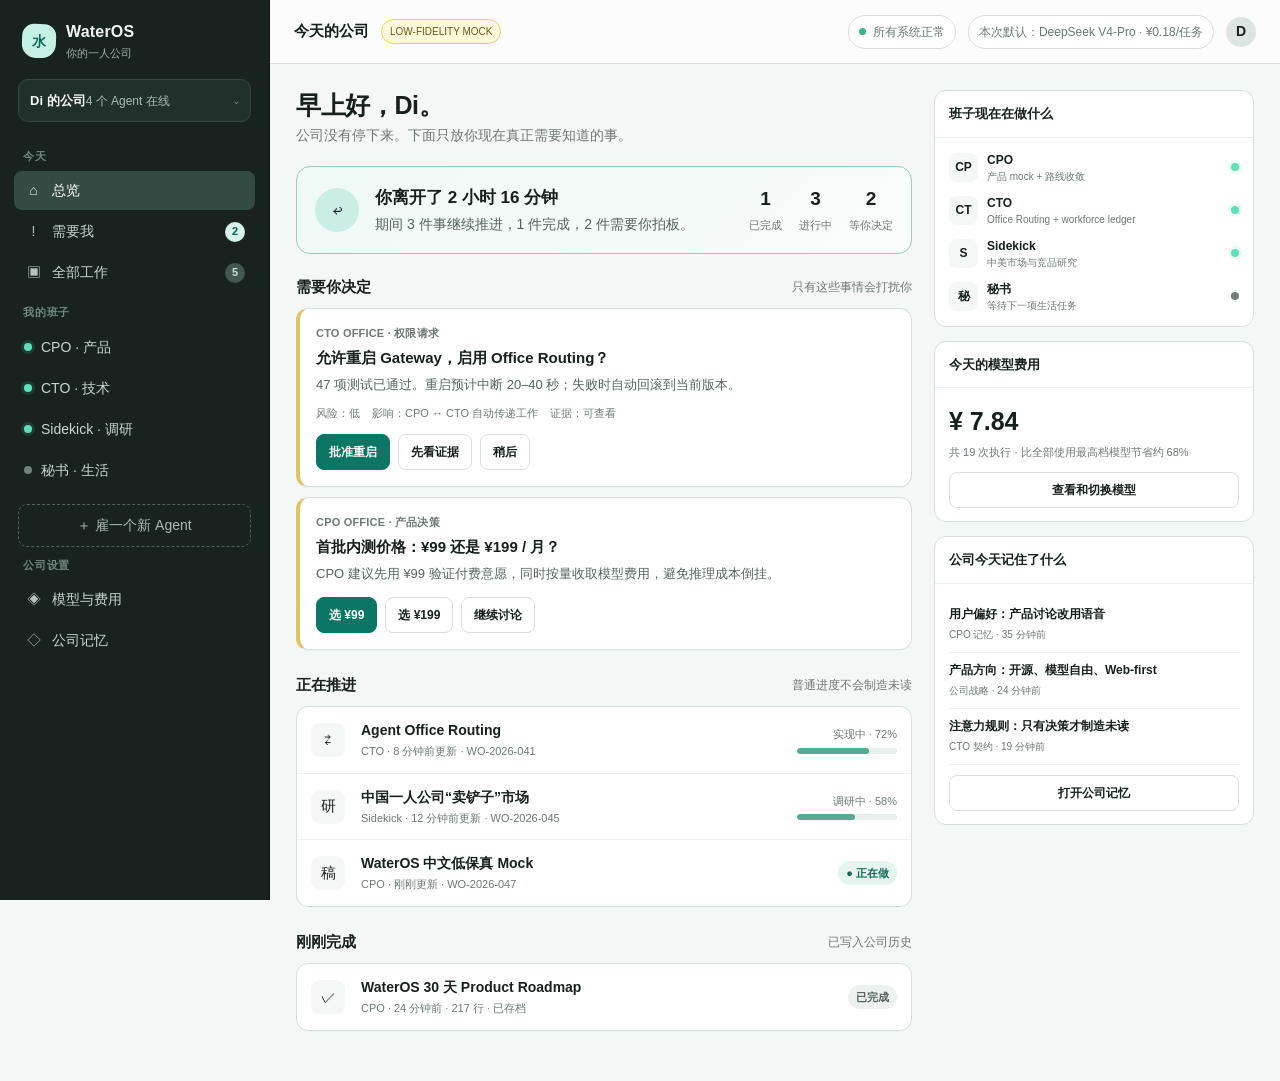
<file: index.html>
<!DOCTYPE html>
<html lang="zh-CN">
<head>
  <meta charset="UTF-8" />
  <meta name="viewport" content="width=device-width, initial-scale=1.0" />
  <title>WaterOS 中文版 · Low-fi Mock</title>
  <style>
    :root {
      --ink: #17201d;
      --muted: #6d7773;
      --line: #d8dedb;
      --soft: #f4f7f5;
      --paper: #fbfcfb;
      --white: #ffffff;
      --water: #0c7665;
      --water-soft: #e6f4f0;
      --yellow: #fff5d6;
      --yellow-line: #dfc365;
      --red-soft: #fff0ed;
      --red: #a94335;
      --blue-soft: #edf3ff;
      --blue: #355f9d;
      --shadow: 0 10px 30px rgba(31, 53, 47, .08);
    }

    * { box-sizing: border-box; }
    html, body { margin: 0; min-height: 100%; }
    body {
      font-family: -apple-system, BlinkMacSystemFont, "Segoe UI", "Microsoft YaHei", "PingFang SC", Arial, sans-serif;
      color: var(--ink);
      background: var(--soft);
      font-size: 14px;
      line-height: 1.5;
      -webkit-font-smoothing: antialiased;
    }
    button, input, select { font: inherit; }
    button { cursor: pointer; }

    .app { min-height: 100vh; display: grid; grid-template-columns: 270px minmax(620px, 1fr); }
    .sidebar {
      position: sticky; top: 0; height: 100vh; overflow-y: auto;
      background: #18231f; color: #f2f7f4; padding: 18px 14px;
      border-right: 1px solid #0f1714;
    }
    .brand { display: flex; align-items: center; gap: 10px; padding: 2px 8px 17px; }
    .brand-mark {
      width: 34px; height: 34px; border-radius: 12px 12px 14px 14px;
      display: grid; place-items: center; background: #c8f1e6; color: #0b6d5d; font-weight: 900;
      transform: rotate(2deg);
    }
    .brand h1 { font-size: 16px; margin: 0; letter-spacing: .2px; }
    .brand small { color: #9db0a9; display: block; font-size: 11px; margin-top: 1px; }
    .workspace-switch {
      border: 1px solid #35463f; background: #22302b; border-radius: 10px; padding: 10px 11px;
      margin: 0 4px 16px; display: flex; justify-content: space-between; align-items: center;
    }
    .workspace-switch b { font-size: 13px; }
    .workspace-switch span { color: #a9bab4; font-size: 12px; }
    .nav-label { color: #72877f; padding: 10px 9px 5px; font-size: 11px; font-weight: 700; letter-spacing: .8px; }
    .nav-item {
      border: 0; width: 100%; color: #c9d5d0; background: transparent; text-align: left;
      padding: 9px 10px; border-radius: 8px; display: flex; align-items: center; gap: 9px; margin: 2px 0;
    }
    .nav-item:hover { background: #263630; color: white; }
    .nav-item.active { background: #344b43; color: white; }
    .nav-item .icon { width: 19px; text-align: center; opacity: .9; }
    .nav-item .count {
      margin-left: auto; min-width: 20px; height: 20px; padding: 0 6px; border-radius: 10px;
      display: grid; place-items: center; background: #d6f2e9; color: #0a5d51; font-size: 11px; font-weight: 800;
    }
    .nav-item .count.gray { background: #43564f; color: #d3ded9; }
    .agent-dot { width: 8px; height: 8px; border-radius: 50%; background: #5ee0b9; box-shadow: 0 0 0 3px rgba(94,224,185,.12); }
    .agent-dot.idle { background: #70827b; box-shadow: none; }
    .add-agent {
      margin: 12px 4px 0; width: calc(100% - 8px); padding: 10px; border-radius: 9px;
      border: 1px dashed #50635c; background: transparent; color: #a9bbb4;
    }
    .add-agent:hover { border-color: #9bc9bb; color: #e3f3ed; }

    .main { min-width: 0; }
    .topbar {
      height: 64px; position: sticky; top: 0; z-index: 15;
      background: rgba(251,252,251,.94); backdrop-filter: blur(12px);
      border-bottom: 1px solid var(--line); display: flex; align-items: center; gap: 12px; padding: 0 24px;
    }
    .topbar-title { font-weight: 750; font-size: 15px; }
    .topbar-spacer { flex: 1; }
    .status-pill, .model-pill {
      border: 1px solid var(--line); background: white; border-radius: 999px; padding: 7px 10px;
      color: var(--muted); display: flex; align-items: center; gap: 7px; font-size: 12px;
    }
    .status-pill i { width: 7px; height: 7px; background: #37b68e; border-radius: 50%; }
    .avatar { width: 30px; height: 30px; border-radius: 50%; background: #dce5e1; display: grid; place-items: center; font-weight: 800; }

    .view { display: none; padding: 26px; max-width: 1440px; margin: 0 auto; }
    .view.active { display: block; }
    .overview-grid { display: grid; grid-template-columns: minmax(0, 1fr) 320px; gap: 22px; }
    .page-title { margin: 0 0 4px; font-size: 25px; line-height: 1.25; letter-spacing: -.4px; }
    .page-subtitle { color: var(--muted); margin: 0 0 20px; }

    .return-card {
      border: 1px solid #9bcdbf; background: linear-gradient(135deg, #eefaf6, #f9fcfb);
      border-radius: 14px; padding: 18px; margin-bottom: 22px; display: flex; gap: 16px; align-items: center;
    }
    .return-icon { width: 44px; height: 44px; border-radius: 50%; background: #caeee3; display: grid; place-items: center; font-size: 20px; }
    .return-card h2 { margin: 0 0 3px; font-size: 17px; }
    .return-card p { margin: 0; color: #53635e; }
    .return-stats { margin-left: auto; display: flex; gap: 17px; text-align: center; }
    .return-stat strong { display: block; font-size: 19px; }
    .return-stat span { color: var(--muted); font-size: 11px; }

    .section { margin-bottom: 24px; }
    .section-head { display: flex; align-items: center; justify-content: space-between; margin-bottom: 10px; }
    .section-head h2 { font-size: 15px; margin: 0; }
    .section-head .hint { color: var(--muted); font-size: 12px; }
    .card { background: var(--white); border: 1px solid var(--line); border-radius: 12px; box-shadow: 0 1px 0 rgba(20,40,32,.02); }
    .decision-card { padding: 16px; margin-bottom: 10px; border-left: 4px solid var(--yellow-line); }
    .decision-card.resolved { opacity: .62; border-left-color: #86a69d; }
    .eyebrow { color: var(--muted); font-size: 11px; font-weight: 700; letter-spacing: .2px; margin-bottom: 5px; }
    .decision-title { margin: 0 0 6px; font-size: 15px; }
    .decision-desc { margin: 0; color: #58635f; font-size: 13px; }
    .decision-meta { display: flex; gap: 12px; flex-wrap: wrap; margin-top: 10px; color: var(--muted); font-size: 11px; }
    .actions { display: flex; gap: 8px; margin-top: 13px; }
    .btn {
      border-radius: 8px; border: 1px solid var(--line); background: white; color: var(--ink);
      padding: 8px 12px; font-weight: 650; font-size: 12px;
    }
    .btn:hover { border-color: #9eaaa5; background: #fafbfa; }
    .btn.primary { background: var(--water); color: white; border-color: var(--water); }
    .btn.primary:hover { background: #095f52; }
    .btn.ghost { background: transparent; }

    .work-row {
      padding: 13px 14px; display: grid; grid-template-columns: 38px minmax(0, 1fr) auto; gap: 12px;
      align-items: center; border-bottom: 1px solid #edf0ee; cursor: pointer;
    }
    .work-row:last-child { border-bottom: 0; }
    .work-row:hover { background: #fafcfb; }
    .work-icon { width: 34px; height: 34px; border-radius: 9px; background: var(--soft); display: grid; place-items: center; font-size: 15px; }
    .work-title { font-weight: 700; margin-bottom: 2px; }
    .work-meta { color: var(--muted); font-size: 11px; }
    .progress-wrap { text-align: right; min-width: 100px; }
    .progress-label { color: var(--muted); font-size: 11px; margin-bottom: 5px; }
    .progress { height: 6px; width: 100px; border-radius: 5px; background: #e8eeeb; overflow: hidden; }
    .progress > i { display: block; height: 100%; background: #56a992; border-radius: 5px; }
    .status-tag { display: inline-flex; align-items: center; gap: 5px; border-radius: 999px; padding: 4px 8px; font-size: 11px; font-weight: 700; }
    .status-tag.working { background: var(--water-soft); color: #146755; }
    .status-tag.done { background: #edf0ee; color: #51605b; }
    .status-tag.blocked { background: var(--red-soft); color: var(--red); }

    .side-card { background: white; border: 1px solid var(--line); border-radius: 12px; margin-bottom: 14px; overflow: hidden; }
    .side-card h3 { font-size: 13px; margin: 0; padding: 13px 14px; border-bottom: 1px solid #edf0ee; }
    .side-body { padding: 13px 14px; }
    .pulse-row { display: flex; align-items: center; gap: 9px; margin: 10px 0; }
    .pulse-row:first-child { margin-top: 0; }
    .pulse-row:last-child { margin-bottom: 0; }
    .pulse-avatar { width: 29px; height: 29px; border-radius: 8px; background: var(--soft); display: grid; place-items: center; font-size: 12px; font-weight: 800; }
    .pulse-info { min-width: 0; flex: 1; }
    .pulse-info b { display: block; font-size: 12px; }
    .pulse-info span { display: block; color: var(--muted); font-size: 10px; white-space: nowrap; overflow: hidden; text-overflow: ellipsis; }
    .cost-big { font-size: 25px; font-weight: 800; margin: 2px 0 3px; }
    .cost-note { color: var(--muted); font-size: 11px; }
    .memory-item { padding: 8px 0; border-bottom: 1px solid #edf0ee; }
    .memory-item:last-child { border-bottom: 0; }
    .memory-item b { font-size: 12px; display: block; }
    .memory-item span { font-size: 10px; color: var(--muted); }

    .work-layout { display: grid; grid-template-columns: minmax(0, 1fr) 300px; gap: 18px; }
    .work-header { padding-bottom: 17px; border-bottom: 1px solid var(--line); margin-bottom: 16px; }
    .back-link { border: 0; background: none; color: var(--water); padding: 0; margin-bottom: 10px; font-weight: 700; }
    .work-header h1 { margin: 0 0 7px; font-size: 23px; }
    .work-header p { color: var(--muted); margin: 0; }
    .status-card { border: 1px solid #9bcdbf; background: #f2faf7; border-radius: 12px; padding: 14px; margin-bottom: 16px; }
    .status-card-head { display: flex; justify-content: space-between; gap: 10px; margin-bottom: 8px; }
    .status-card-head b { font-size: 13px; }
    .status-card-head span { color: var(--muted); font-size: 10px; }
    .status-lines { display: grid; grid-template-columns: repeat(3, 1fr); gap: 8px; }
    .status-line { background: rgba(255,255,255,.7); border: 1px solid #d9ebe5; border-radius: 8px; padding: 9px; }
    .status-line span { display: block; color: var(--muted); font-size: 10px; }
    .status-line b { font-size: 12px; }
    .message { display: grid; grid-template-columns: 35px 1fr; gap: 10px; padding: 12px 0; border-bottom: 1px solid #edf0ee; }
    .message-avatar { width: 31px; height: 31px; border-radius: 9px; background: #e8eeeb; display: grid; place-items: center; font-weight: 800; font-size: 11px; }
    .message-head { display: flex; align-items: baseline; gap: 7px; }
    .message-head b { font-size: 12px; }
    .message-head span { color: var(--muted); font-size: 10px; }
    .message p { margin: 4px 0 0; font-size: 13px; color: #3f4a46; }
    .artifact { margin-top: 8px; padding: 9px 10px; border: 1px solid var(--line); background: var(--paper); border-radius: 8px; font-size: 11px; color: var(--blue); }
    .composer { display: flex; gap: 8px; margin-top: 14px; }
    .composer input { flex: 1; border: 1px solid var(--line); border-radius: 9px; padding: 10px 12px; background: white; }
    .composer input:focus { outline: 2px solid #bce1d6; border-color: #7ab5a4; }
    .fact-row { padding: 10px 0; border-bottom: 1px solid #edf0ee; }
    .fact-row:last-child { border-bottom: 0; }
    .fact-row span { display: block; font-size: 10px; color: var(--muted); }
    .fact-row b { font-size: 12px; }

    .team-grid { display: grid; grid-template-columns: repeat(3, minmax(220px, 1fr)); gap: 13px; }
    .agent-card { padding: 16px; }
    .agent-card-top { display: flex; align-items: center; gap: 11px; margin-bottom: 12px; }
    .agent-card-avatar { width: 42px; height: 42px; border-radius: 12px; background: var(--water-soft); display: grid; place-items: center; font-size: 16px; font-weight: 900; }
    .agent-card h3 { margin: 0; font-size: 14px; }
    .agent-card .role { color: var(--muted); font-size: 11px; }
    .agent-card p { margin: 8px 0 12px; color: #53605b; font-size: 12px; min-height: 36px; }
    .agent-kv { display: flex; justify-content: space-between; padding: 7px 0; border-top: 1px solid #edf0ee; font-size: 11px; }
    .agent-kv span { color: var(--muted); }

    .provider-list { max-width: 850px; }
    .provider-row { display: grid; grid-template-columns: 42px minmax(0,1fr) auto; gap: 12px; align-items: center; padding: 15px; border-bottom: 1px solid #edf0ee; }
    .provider-row:last-child { border-bottom: 0; }
    .provider-logo { width: 38px; height: 38px; border-radius: 10px; background: var(--soft); display: grid; place-items: center; font-weight: 900; }
    .provider-name { font-weight: 750; }
    .provider-desc { color: var(--muted); font-size: 11px; }
    .model-select { padding: 8px 10px; border: 1px solid var(--line); border-radius: 8px; background: white; }
    .ownership-note { max-width: 850px; border: 1px dashed #9eb8b0; border-radius: 12px; padding: 14px; margin-top: 16px; background: #f5faf8; }
    .ownership-note b { display: block; margin-bottom: 3px; }
    .ownership-note p { margin: 0; color: var(--muted); font-size: 12px; }

    .modal-backdrop { position: fixed; inset: 0; z-index: 50; background: rgba(7,15,12,.48); display: none; place-items: center; padding: 20px; }
    .modal-backdrop.open { display: grid; }
    .modal { width: min(480px, 100%); background: white; border-radius: 14px; box-shadow: var(--shadow); padding: 20px; }
    .modal h2 { margin: 0 0 5px; font-size: 18px; }
    .modal p { color: var(--muted); margin: 0 0 15px; }
    .role-options { display: grid; gap: 8px; }
    .role-option { border: 1px solid var(--line); background: white; border-radius: 9px; padding: 11px; text-align: left; }
    .role-option:hover { border-color: #79af9f; background: #f6fbf9; }
    .modal-actions { display: flex; justify-content: flex-end; margin-top: 15px; }
    .toast { position: fixed; right: 24px; bottom: 24px; z-index: 80; background: #18231f; color: white; padding: 11px 14px; border-radius: 9px; box-shadow: var(--shadow); opacity: 0; transform: translateY(12px); pointer-events: none; transition: .2s; }
    .toast.show { opacity: 1; transform: translateY(0); }
    .prototype-note { background: #fff8d9; border: 1px solid #e6cf77; color: #6a5720; border-radius: 999px; padding: 4px 8px; font-size: 10px; white-space: nowrap; }

    @media (max-width: 1050px) {
      .overview-grid, .work-layout { grid-template-columns: 1fr; }
      .right-column { display: grid; grid-template-columns: repeat(2, minmax(0,1fr)); gap: 12px; }
      .team-grid { grid-template-columns: repeat(2, minmax(220px, 1fr)); }
    }
    @media (max-width: 760px) {
      .app { grid-template-columns: 76px minmax(0,1fr); }
      .sidebar { padding: 14px 9px; }
      .brand { padding-left: 11px; }
      .brand h1, .brand small, .workspace-switch, .nav-label, .nav-item .label, .nav-item .count, .add-agent .label { display: none; }
      .nav-item { justify-content: center; padding: 11px; }
      .add-agent { font-size: 0; }
      .add-agent::after { content: "+"; font-size: 18px; }
      .view { padding: 18px 14px; }
      .topbar { padding: 0 13px; }
      .model-pill { display: none; }
      .return-card { align-items: flex-start; }
      .return-stats { display: none; }
      .right-column { grid-template-columns: 1fr; }
      .team-grid { grid-template-columns: 1fr; }
      .status-lines { grid-template-columns: 1fr; }
      .prototype-note { display: none; }
    }
  </style>
</head>
<body>
  <div class="app">
    <aside class="sidebar">
      <div class="brand">
        <div class="brand-mark">水</div>
        <div><h1>WaterOS</h1><small>你的一人公司</small></div>
      </div>
      <div class="workspace-switch"><div><b>Di 的公司</b><span>4 个 Agent 在线</span></div><span>⌄</span></div>

      <div class="nav-label">今天</div>
      <button class="nav-item active" data-view="home"><span class="icon">⌂</span><span class="label">总览</span></button>
      <button class="nav-item" data-view="attention"><span class="icon">!</span><span class="label">需要我</span><span class="count" id="attentionCount">2</span></button>
      <button class="nav-item" data-view="work"><span class="icon">▣</span><span class="label">全部工作</span><span class="count gray">5</span></button>

      <div class="nav-label">我的班子</div>
      <button class="nav-item" data-view="team"><span class="agent-dot"></span><span class="label">CPO · 产品</span></button>
      <button class="nav-item" data-view="team"><span class="agent-dot"></span><span class="label">CTO · 技术</span></button>
      <button class="nav-item" data-view="team"><span class="agent-dot"></span><span class="label">Sidekick · 调研</span></button>
      <button class="nav-item" data-view="team"><span class="agent-dot idle"></span><span class="label">秘书 · 生活</span></button>
      <button class="add-agent" id="openAgentModal"><span class="label">＋ 雇一个新 Agent</span></button>

      <div class="nav-label">公司设置</div>
      <button class="nav-item" data-view="models"><span class="icon">◈</span><span class="label">模型与费用</span></button>
      <button class="nav-item" data-view="memory"><span class="icon">◇</span><span class="label">公司记忆</span></button>
    </aside>

    <main class="main">
      <header class="topbar">
        <div class="topbar-title" id="topbarTitle">今天的公司</div>
        <div class="prototype-note">LOW-FIDELITY MOCK</div>
        <div class="topbar-spacer"></div>
        <div class="status-pill"><i></i> 所有系统正常</div>
        <div class="model-pill">本次默认：DeepSeek V4-Pro · ¥0.18/任务</div>
        <div class="avatar">D</div>
      </header>

      <section class="view active" id="view-home">
        <div class="overview-grid">
          <div>
            <h1 class="page-title">早上好，Di。</h1>
            <p class="page-subtitle">公司没有停下来。下面只放你现在真正需要知道的事。</p>

            <div class="return-card">
              <div class="return-icon">↩</div>
              <div>
                <h2>你离开了 2 小时 16 分钟</h2>
                <p>期间 3 件事继续推进，1 件完成，2 件需要你拍板。</p>
              </div>
              <div class="return-stats">
                <div class="return-stat"><strong>1</strong><span>已完成</span></div>
                <div class="return-stat"><strong>3</strong><span>进行中</span></div>
                <div class="return-stat"><strong>2</strong><span>等你决定</span></div>
              </div>
            </div>

            <div class="section" id="decisionSection">
              <div class="section-head"><h2>需要你决定</h2><span class="hint">只有这些事情会打扰你</span></div>
              <div class="decision-card card" id="decisionRestart">
                <div class="eyebrow">CTO OFFICE · 权限请求</div>
                <h3 class="decision-title">允许重启 Gateway，启用 Office Routing？</h3>
                <p class="decision-desc">47 项测试已通过。重启预计中断 20–40 秒；失败时自动回滚到当前版本。</p>
                <div class="decision-meta"><span>风险：低</span><span>影响：CPO ↔ CTO 自动传递工作</span><span>证据：可查看</span></div>
                <div class="actions"><button class="btn primary" onclick="resolveDecision('decisionRestart','已批准 Gateway 重启')">批准重启</button><button class="btn">先看证据</button><button class="btn ghost" onclick="snoozeDecision('decisionRestart')">稍后</button></div>
              </div>
              <div class="decision-card card" id="decisionPrice">
                <div class="eyebrow">CPO OFFICE · 产品决策</div>
                <h3 class="decision-title">首批内测价格：¥99 还是 ¥199 / 月？</h3>
                <p class="decision-desc">CPO 建议先用 ¥99 验证付费意愿，同时按量收取模型费用，避免推理成本倒挂。</p>
                <div class="actions"><button class="btn primary" onclick="resolveDecision('decisionPrice','已选择 ¥99 / 月')">选 ¥99</button><button class="btn" onclick="resolveDecision('decisionPrice','已选择 ¥199 / 月')">选 ¥199</button><button class="btn">继续讨论</button></div>
              </div>
            </div>

            <div class="section">
              <div class="section-head"><h2>正在推进</h2><span class="hint">普通进度不会制造未读</span></div>
              <div class="card">
                <div class="work-row" onclick="openWork('routing')">
                  <div class="work-icon">⇄</div>
                  <div><div class="work-title">Agent Office Routing</div><div class="work-meta">CTO · 8 分钟前更新 · WO-2026-041</div></div>
                  <div class="progress-wrap"><div class="progress-label">实现中 · 72%</div><div class="progress"><i style="width:72%"></i></div></div>
                </div>
                <div class="work-row" onclick="openWork('market')">
                  <div class="work-icon">研</div>
                  <div><div class="work-title">中国一人公司“卖铲子”市场</div><div class="work-meta">Sidekick · 12 分钟前更新 · WO-2026-045</div></div>
                  <div class="progress-wrap"><div class="progress-label">调研中 · 58%</div><div class="progress"><i style="width:58%"></i></div></div>
                </div>
                <div class="work-row" onclick="openWork('mock')">
                  <div class="work-icon">稿</div>
                  <div><div class="work-title">WaterOS 中文低保真 Mock</div><div class="work-meta">CPO · 刚刚更新 · WO-2026-047</div></div>
                  <div><span class="status-tag working">● 正在做</span></div>
                </div>
              </div>
            </div>

            <div class="section">
              <div class="section-head"><h2>刚刚完成</h2><span class="hint">已写入公司历史</span></div>
              <div class="card">
                <div class="work-row" onclick="openWork('roadmap')">
                  <div class="work-icon">✓</div>
                  <div><div class="work-title">WaterOS 30 天 Product Roadmap</div><div class="work-meta">CPO · 24 分钟前 · 217 行 · 已存档</div></div>
                  <div><span class="status-tag done">已完成</span></div>
                </div>
              </div>
            </div>
          </div>

          <aside class="right-column">
            <div class="side-card">
              <h3>班子现在在做什么</h3>
              <div class="side-body">
                <div class="pulse-row"><div class="pulse-avatar">CP</div><div class="pulse-info"><b>CPO</b><span>产品 mock + 路线收敛</span></div><span class="agent-dot"></span></div>
                <div class="pulse-row"><div class="pulse-avatar">CT</div><div class="pulse-info"><b>CTO</b><span>Office Routing + workforce ledger</span></div><span class="agent-dot"></span></div>
                <div class="pulse-row"><div class="pulse-avatar">S</div><div class="pulse-info"><b>Sidekick</b><span>中美市场与竞品研究</span></div><span class="agent-dot"></span></div>
                <div class="pulse-row"><div class="pulse-avatar">秘</div><div class="pulse-info"><b>秘书</b><span>等待下一项生活任务</span></div><span class="agent-dot idle"></span></div>
              </div>
            </div>
            <div class="side-card">
              <h3>今天的模型费用</h3>
              <div class="side-body">
                <div class="cost-big">¥ 7.84</div>
                <div class="cost-note">共 19 次执行 · 比全部使用最高档模型节省约 68%</div>
                <button class="btn" style="width:100%;margin-top:12px" data-view-jump="models">查看和切换模型</button>
              </div>
            </div>
            <div class="side-card">
              <h3>公司今天记住了什么</h3>
              <div class="side-body">
                <div class="memory-item"><b>用户偏好：产品讨论改用语音</b><span>CPO 记忆 · 35 分钟前</span></div>
                <div class="memory-item"><b>产品方向：开源、模型自由、Web-first</b><span>公司战略 · 24 分钟前</span></div>
                <div class="memory-item"><b>注意力规则：只有决策才制造未读</b><span>CTO 契约 · 19 分钟前</span></div>
                <button class="btn" style="width:100%;margin-top:10px" data-view-jump="memory">打开公司记忆</button>
              </div>
            </div>
          </aside>
        </div>
      </section>

      <section class="view" id="view-attention">
        <h1 class="page-title">需要我</h1>
        <p class="page-subtitle">这里只放必须由你做决定、授权或解阻的事情。Agent 的普通进度不会出现在这里。</p>
        <div style="max-width:860px" id="attentionClone"></div>
      </section>

      <section class="view" id="view-work">
        <div class="work-layout">
          <div>
            <div class="work-header"><button class="back-link" onclick="showView('home')">← 回到总览</button><h1 id="workTitle">Agent Office Routing</h1><p id="workDesc">让 CPO 与 CTO 在彼此独立的前提下，可靠地传递结构化工作。</p></div>
            <div class="status-card">
              <div class="status-card-head"><b>唯一状态卡 · 普通进度只更新这里</b><span>刚刚更新</span></div>
              <div class="status-lines">
                <div class="status-line"><span>当前状态</span><b id="workStatus">实现中 · 72%</b></div>
                <div class="status-line"><span>现在由谁处理</span><b id="workOwner">CTO Office</b></div>
                <div class="status-line"><span>下一检查点</span><b id="workNext">双向 smoke test</b></div>
              </div>
            </div>
            <div id="messageThread">
              <div class="message"><div class="message-avatar">D</div><div><div class="message-head"><b>Di</b><span>今天 14:02</span></div><p>不要让我继续当 CPO 和 CTO 之间的跑腿。把消息来回传递这件事做通。</p></div></div>
              <div class="message"><div class="message-avatar">CT</div><div><div class="message-head"><b>CTO</b><span>今天 14:06</span></div><p>收到。采用 durable Work Object inbox，而不是让两个 Office 共享 context。目前 contract 和 validator 已通过 47 项测试。</p><div class="artifact">附件：Agent Office Routing · Contract + Test Evidence</div></div></div>
              <div class="message"><div class="message-avatar">CP</div><div><div class="message-head"><b>CPO</b><span>今天 14:18</span></div><p>产品边界确认：Office 必须保持独立；只传最小 brief、artifact reference 和结果。部署前需要 Di 明确批准重启。</p></div></div>
            </div>
            <div class="composer"><input id="composerInput" placeholder="给这个 Work Object 留言……" /><button class="btn primary" onclick="sendMockMessage()">发送</button></div>
          </div>
          <aside>
            <div class="side-card"><h3>这个工作欠什么</h3><div class="side-body"><div class="fact-row"><span>CTO 欠 Di</span><b>可回滚的双向路由</b></div><div class="fact-row"><span>CPO 欠 CTO</span><b>产品边界验收</b></div><div class="fact-row"><span>Di 需要做</span><b>批准 Gateway restart</b></div></div></div>
            <div class="side-card"><h3>执行模型</h3><div class="side-body"><div class="fact-row"><span>当前模型</span><b>Claude Opus 5 · high</b></div><div class="fact-row"><span>本任务已花费</span><b>¥ 2.17</b></div><button class="btn" style="width:100%;margin-top:10px" onclick="showView('models')">切换未来执行模型</button></div></div>
            <div class="side-card"><h3>相关记忆</h3><div class="side-body"><div class="fact-row"><span>组织原则</span><b>Office 独立，不共享完整对话</b></div><div class="fact-row"><span>注意力原则</span><b>只有人类决策制造 unread</b></div></div></div>
          </aside>
        </div>
      </section>

      <section class="view" id="view-team">
        <h1 class="page-title">我的班子</h1>
        <p class="page-subtitle">每个 Agent 有清楚的职责、权限、当前工作和长期记忆。模型只是它当前使用的引擎。</p>
        <div class="team-grid">
          <div class="agent-card card"><div class="agent-card-top"><div class="agent-card-avatar">CP</div><div><h3>CPO</h3><div class="role">产品负责人</div></div><span class="agent-dot" style="margin-left:auto"></span></div><p>负责产品方向、范围、优先级，以及明确什么不做。</p><div class="agent-kv"><span>现在在做</span><b>中文版 mock</b></div><div class="agent-kv"><span>模型</span><b>GPT-5.6 Sol</b></div><div class="agent-kv"><span>记忆</span><b>刚刚更新</b></div></div>
          <div class="agent-card card"><div class="agent-card-top"><div class="agent-card-avatar">CT</div><div><h3>CTO</h3><div class="role">技术负责人</div></div><span class="agent-dot" style="margin-left:auto"></span></div><p>负责架构、工程节奏、实施质量和可回滚部署。</p><div class="agent-kv"><span>现在在做</span><b>Office Routing</b></div><div class="agent-kv"><span>模型</span><b>Claude Opus 5</b></div><div class="agent-kv"><span>记忆</span><b>19 分钟前</b></div></div>
          <div class="agent-card card"><div class="agent-card-top"><div class="agent-card-avatar">S</div><div><h3>Sidekick</h3><div class="role">调研与扩展</div></div><span class="agent-dot" style="margin-left:auto"></span></div><p>负责市场扫描、资料整理和低成本信息扩展。</p><div class="agent-kv"><span>现在在做</span><b>中美竞品研究</b></div><div class="agent-kv"><span>模型</span><b>DeepSeek V4-Pro</b></div><div class="agent-kv"><span>记忆</span><b>12 分钟前</b></div></div>
          <div class="agent-card card"><div class="agent-card-top"><div class="agent-card-avatar">秘</div><div><h3>秘书</h3><div class="role">生活与行政</div></div><span class="agent-dot idle" style="margin-left:auto"></span></div><p>负责家庭行程、提醒、资料归档和生活行政。</p><div class="agent-kv"><span>现在在做</span><b>空闲</b></div><div class="agent-kv"><span>模型</span><b>Qwen 3</b></div><div class="agent-kv"><span>记忆</span><b>昨天</b></div></div>
        </div>
      </section>

      <section class="view" id="view-models">
        <h1 class="page-title">模型与费用</h1>
        <p class="page-subtitle">你的班子不属于任何一家模型公司。随时换模型，工作和记忆都不会丢。</p>
        <div class="provider-list card">
          <div class="provider-row"><div class="provider-logo">DS</div><div><div class="provider-name">DeepSeek</div><div class="provider-desc">默认处理调研、整理和日常工作 · 今日 ¥3.42</div></div><select class="model-select" onchange="modelChanged(this)"><option>V4-Pro · 默认</option><option>V4-Lite · 更省</option></select></div>
          <div class="provider-row"><div class="provider-logo">Q</div><div><div class="provider-name">通义千问</div><div class="provider-desc">中国可用 · 生活秘书与中文任务 · 今日 ¥0.91</div></div><select class="model-select" onchange="modelChanged(this)"><option>Qwen 3 · 已连接</option><option>Qwen 3 Max</option></select></div>
          <div class="provider-row"><div class="provider-logo">A</div><div><div class="provider-name">Anthropic</div><div class="provider-desc">高难度架构与长文理解 · 今日 ¥2.17</div></div><select class="model-select" onchange="modelChanged(this)"><option>Opus 5 · high</option><option>Sonnet 5 · medium</option></select></div>
          <div class="provider-row"><div class="provider-logo">O</div><div><div class="provider-name">OpenAI</div><div class="provider-desc">产品推理与代码执行 · 今日 ¥1.34</div></div><select class="model-select" onchange="modelChanged(this)"><option>GPT-5.6 Sol</option><option>GPT-5.5</option></select></div>
        </div>
        <div class="ownership-note"><b>模型换了，公司不会失忆。</b><p>Work Object、Agent 身份、承诺、通信历史和公司记忆都由 WaterOS 保存。模型只是可以更换的执行引擎。</p></div>
      </section>

      <section class="view" id="view-memory">
        <h1 class="page-title">公司记忆</h1>
        <p class="page-subtitle">这不是隐藏在聊天记录里的“黑箱记忆”，而是你可以打开、修改、导出和版本回退的公司知识。</p>
        <div class="card" style="max-width:900px;padding:18px">
          <div class="eyebrow">公司战略 · 今天更新</div><h2 style="margin:0 0 7px;font-size:18px">WaterOS 产品方向</h2><p style="margin:0;color:var(--muted)">开源、模型自由、Web-first 的一人公司 Agent workspace。先做 Agent 的 Slack，App Store 从 workspace 自然长出来。</p>
          <hr style="border:0;border-top:1px solid var(--line);margin:17px 0">
          <div class="eyebrow">工作方式 · 今天更新</div><h2 style="margin:0 0 7px;font-size:18px">注意力规则</h2><p style="margin:0;color:var(--muted)">普通进度更新同一张状态卡。只有 decision、permission、blocked_requires_human 才制造未读。</p>
          <hr style="border:0;border-top:1px solid var(--line);margin:17px 0">
          <div class="eyebrow">用户偏好 · 今天更新</div><h2 style="margin:0 0 7px;font-size:18px">与 Di 沟通</h2><p style="margin:0;color:var(--muted)">产品探索优先使用简短语音；组织委派必须在可见 thread 中发生，方便检查、打断和审计。</p>
          <div class="actions"><button class="btn">查看版本历史</button><button class="btn">导出全部记忆</button><button class="btn primary" onclick="showToast('已进入编辑模式（mock）')">编辑这页</button></div>
        </div>
      </section>
    </main>
  </div>

  <div class="modal-backdrop" id="agentModal">
    <div class="modal"><h2>雇一个新 Agent</h2><p>先从一个清楚的职责开始。以后随时可以换模型，不会丢掉它的工作历史。</p><div class="role-options"><button class="role-option" onclick="hireAgent('销售与客户')"><b>销售与客户</b><br><span style="color:var(--muted)">跟进线索、准备回复、整理客户历史</span></button><button class="role-option" onclick="hireAgent('内容与营销')"><b>内容与营销</b><br><span style="color:var(--muted)">研究选题、起草内容、跟踪发布计划</span></button><button class="role-option" onclick="hireAgent('财务与行政')"><b>财务与行政</b><br><span style="color:var(--muted)">票据、提醒、预算和资料归档</span></button></div><div class="modal-actions"><button class="btn" onclick="closeAgentModal()">取消</button></div></div>
  </div>
  <div class="toast" id="toast"></div>
  <script>
    const titles = {home:'今天的公司', attention:'需要我', work:'Work Object', team:'我的班子', models:'模型与费用', memory:'公司记忆'};
    const works = {
      routing:{title:'Agent Office Routing',desc:'让 CPO 与 CTO 在彼此独立的前提下，可靠地传递结构化工作。',status:'实现中 · 72%',owner:'CTO Office',next:'双向 smoke test'},
      market:{title:'中国一人公司“卖铲子”市场',desc:'核实市场规模、竞品、真实定价，以及模型解绑是否是可信需求。',status:'调研中 · 58%',owner:'Sidekick',next:'竞品定价交叉验证'},
      mock:{title:'WaterOS 中文低保真 Mock',desc:'把今天在 Chrome + Discord 里验证的体验，压缩成一个一眼看懂的网页产品。',status:'正在制作',owner:'CPO Office',next:'Di 视觉验收'},
      roadmap:{title:'WaterOS 30 天 Product Roadmap',desc:'定义用户、V1 闭环、四个界面、OpenCore 最小范围和 30 天验收门槛。',status:'已完成',owner:'CPO Office',next:'CTO reconciliation'}
    };

    function showView(name){
      document.querySelectorAll('.view').forEach(v=>v.classList.remove('active'));
      document.getElementById('view-'+name).classList.add('active');
      document.querySelectorAll('.nav-item').forEach(n=>n.classList.toggle('active',n.dataset.view===name));
      document.getElementById('topbarTitle').textContent=titles[name]||'WaterOS';
      window.scrollTo({top:0,behavior:'smooth'});
      if(name==='attention') syncAttention();
    }
    document.querySelectorAll('[data-view]').forEach(el=>el.addEventListener('click',()=>showView(el.dataset.view)));
    document.querySelectorAll('[data-view-jump]').forEach(el=>el.addEventListener('click',()=>showView(el.dataset.viewJump)));

    function openWork(key){
      const w=works[key]||works.routing;
      document.getElementById('workTitle').textContent=w.title;
      document.getElementById('workDesc').textContent=w.desc;
      document.getElementById('workStatus').textContent=w.status;
      document.getElementById('workOwner').textContent=w.owner;
      document.getElementById('workNext').textContent=w.next;
      showView('work');
    }
    function showToast(text){
      const t=document.getElementById('toast'); t.textContent=text; t.classList.add('show');
      clearTimeout(window.toastTimer); window.toastTimer=setTimeout(()=>t.classList.remove('show'),2400);
    }
    function resolveDecision(id,text){
      const el=document.getElementById(id); if(el.classList.contains('resolved')) return;
      el.classList.add('resolved'); el.querySelector('.actions').innerHTML='<span class="status-tag done">✓ '+text+'</span>';
      updateAttentionCount(); showToast(text+'，已写入 Work Object');
    }
    function snoozeDecision(id){ document.getElementById(id).style.display='none'; updateAttentionCount(); showToast('已推迟 2 小时'); }
    function updateAttentionCount(){
      const open=[...document.querySelectorAll('#decisionSection .decision-card')].filter(x=>!x.classList.contains('resolved')&&x.style.display!=='none').length;
      document.getElementById('attentionCount').textContent=open;
      syncAttention();
    }
    function syncAttention(){
      const target=document.getElementById('attentionClone'); if(!target) return;
      const items=[...document.querySelectorAll('#decisionSection .decision-card')].filter(x=>!x.classList.contains('resolved')&&x.style.display!=='none');
      target.innerHTML=items.length?items.map(x=>'<div class="decision-card card">'+x.innerHTML.replace(/onclick="[^"]*"/g,'')+'</div>').join(''):'<div class="card" style="padding:28px;text-align:center"><h2 style="margin:0 0 6px">现在没有事情需要你</h2><p style="margin:0;color:var(--muted)">你的班子会继续工作。需要决定时再叫你。</p></div>';
    }
    function sendMockMessage(){
      const input=document.getElementById('composerInput'); const value=input.value.trim(); if(!value)return;
      const box=document.createElement('div'); box.className='message'; box.innerHTML='<div class="message-avatar">D</div><div><div class="message-head"><b>Di</b><span>刚刚</span></div><p></p></div>'; box.querySelector('p').textContent=value;
      document.getElementById('messageThread').appendChild(box); input.value=''; showToast('已发送，并记录进这个 Work Object');
    }
    document.getElementById('composerInput').addEventListener('keydown',e=>{if(e.key==='Enter')sendMockMessage()});
    document.getElementById('openAgentModal').addEventListener('click',()=>document.getElementById('agentModal').classList.add('open'));
    function closeAgentModal(){document.getElementById('agentModal').classList.remove('open')}
    function hireAgent(role){closeAgentModal();showToast('已选择“'+role+'”模板，下一步配置模型（mock）')}
    function modelChanged(select){showToast('未来任务将使用 '+select.value+'，历史和记忆保持不变')}
    document.getElementById('agentModal').addEventListener('click',e=>{if(e.target.id==='agentModal')closeAgentModal()});
    syncAttention();
  </script>
</body>
</html>
</file>
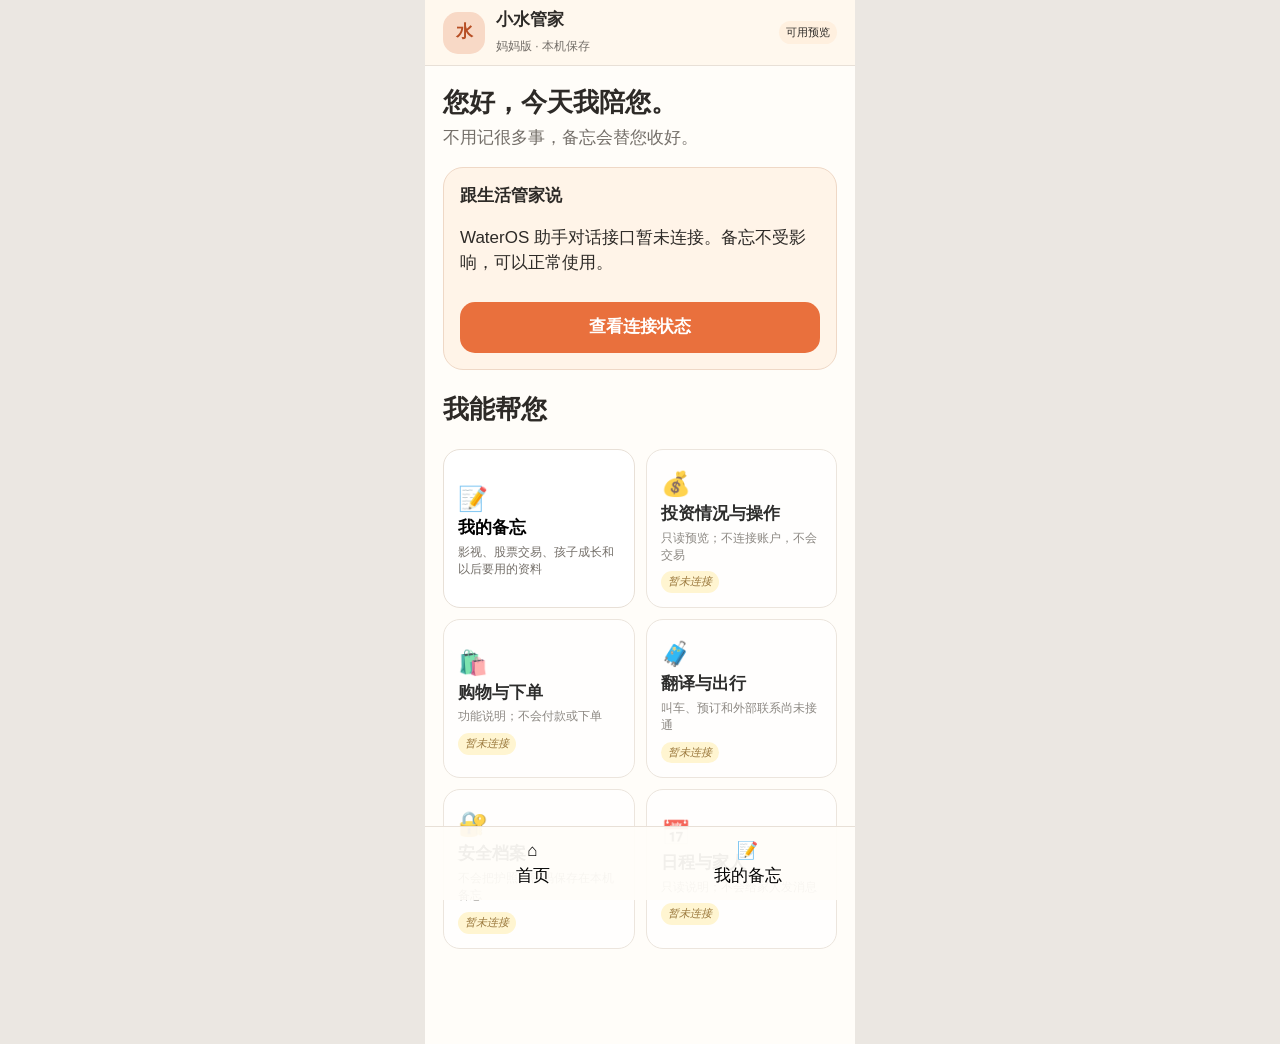
<file: mom-app/index.html>
<!doctype html><html lang="zh-CN"><head><meta charset="utf-8"><meta name="viewport" content="width=device-width,initial-scale=1,viewport-fit=cover"><meta name="theme-color" content="#fffaf4"><link rel="manifest" href="manifest.webmanifest"><link rel="stylesheet" href="styles.css"><title>小水管家 · 妈妈版</title></head><body><div class="phone"><header class="header"><div class="face">水</div><div class="title"><b>小水管家</b><span>妈妈版 · 本机保存</span></div><span class="tag">可用预览</span></header><main>
<section id="home" class="screen active"><div class="hello"><h1>您好，今天我陪您。</h1><p>不用记很多事，备忘会替您收好。</p></div><div class="assistant"><strong>跟生活管家说</strong><p>WaterOS 助手对话接口暂未连接。备忘不受影响，可以正常使用。</p><button data-go="chat">查看连接状态</button></div><h2>我能帮您</h2><div class="grid"><button class="card" data-go="notes"><span class="emoji">📝</span><b>我的备忘</b><span>影视、股票交易、孩子成长和以后要用的资料</span></button><button class="card preview"><span class="emoji">💰</span><b>投资情况与操作</b><span>只读预览；不连接账户，不会交易</span><i class="status">暂未连接</i></button><button class="card preview"><span class="emoji">🛍️</span><b>购物与下单</b><span>功能说明；不会付款或下单</span><i class="status">暂未连接</i></button><button class="card preview"><span class="emoji">🧳</span><b>翻译与出行</b><span>叫车、预订和外部联系尚未接通</span><i class="status">暂未连接</i></button><button class="card preview"><span class="emoji">🔐</span><b>安全档案</b><span>不会把护照、密码保存在本机备忘</span><i class="status">暂未连接</i></button><button class="card preview"><span class="emoji">📅</span><b>日程与家人</b><span>只读说明；不会给家人发消息</span><i class="status">暂未连接</i></button></div></section>
<section id="notes" class="screen"><div class="pagehead"><button class="back" data-go="home" aria-label="返回首页">‹</button><div><h1>我的备忘</h1><span class="muted">按您自己的分类，直接找到以前记过的内容</span></div></div><div class="scope"><b>备忘能做什么</b><div class="muted">保存文字、照片和文件。资料只留在这台设备的浏览器中；请勿保存护照号码或密码。</div></div><form id="searchForm" class="search"><input id="search" aria-label="搜索备忘" placeholder="搜索：电影、演员、英语课文……"><button aria-label="搜索">⌕</button></form><div id="searchResults"></div><div id="categories" class="cats"></div><button id="newNote" class="primary">记一条新的备忘</button></section>
<section id="list" class="screen"><div class="pagehead"><button class="back" data-go="notes" aria-label="返回分类">‹</button><div><h1 id="listTitle"></h1><span id="listDesc" class="muted"></span></div></div><div id="noteList"></div><button id="newInCategory" class="primary">在这个分类记一条</button></section>
<section id="editor" class="screen"><div class="pagehead"><button class="back" id="editorBack" aria-label="取消编辑">‹</button><h1 id="editorTitle">新备忘</h1></div><form id="noteForm" class="form"><label for="category">放在哪个分类</label><select id="category" required></select><label for="noteTitle">标题</label><input id="noteTitle" maxlength="120" placeholder="例如：《无间道》的主要演员"><label for="body">内容</label><textarea id="body" maxlength="5000" placeholder="把以后想找的内容写在这里"></textarea><label for="attachment">照片或文件（可选）</label><input id="attachment" type="file" accept="image/*,.pdf,.txt" capture="environment"><div id="fileMeta" class="filemeta"></div><button class="primary" type="submit">保存备忘</button></form><div id="editActions" class="actions hidden"><button id="deleteNote" class="danger">删除</button></div></section>
<section id="chat" class="screen"><div class="pagehead"><button class="back" data-go="home" aria-label="返回首页">‹</button><h1>生活管家</h1></div><div class="assistant"><strong>暂未连接 WaterOS 助手</strong><p>当前 WaterOS 只有本机协调、投影和任务事件接口，没有面向浏览器且经过认证的对话接口，也没有跨域许可。这里不会假装回答您。</p></div><label for="chatInput">想问的问题</label><input id="chatInput" disabled placeholder="连接后可以在这里打字"><button class="primary" disabled>发送（暂不可用）</button></section>
</main><nav class="bottom"><button data-go="home">⌂<br>首页</button><button data-go="notes">📝<br>我的备忘</button></nav></div><div id="toast" class="toast hidden" role="status" aria-live="polite"></div><script type="module" src="app.mjs"></script></body></html>
</file>
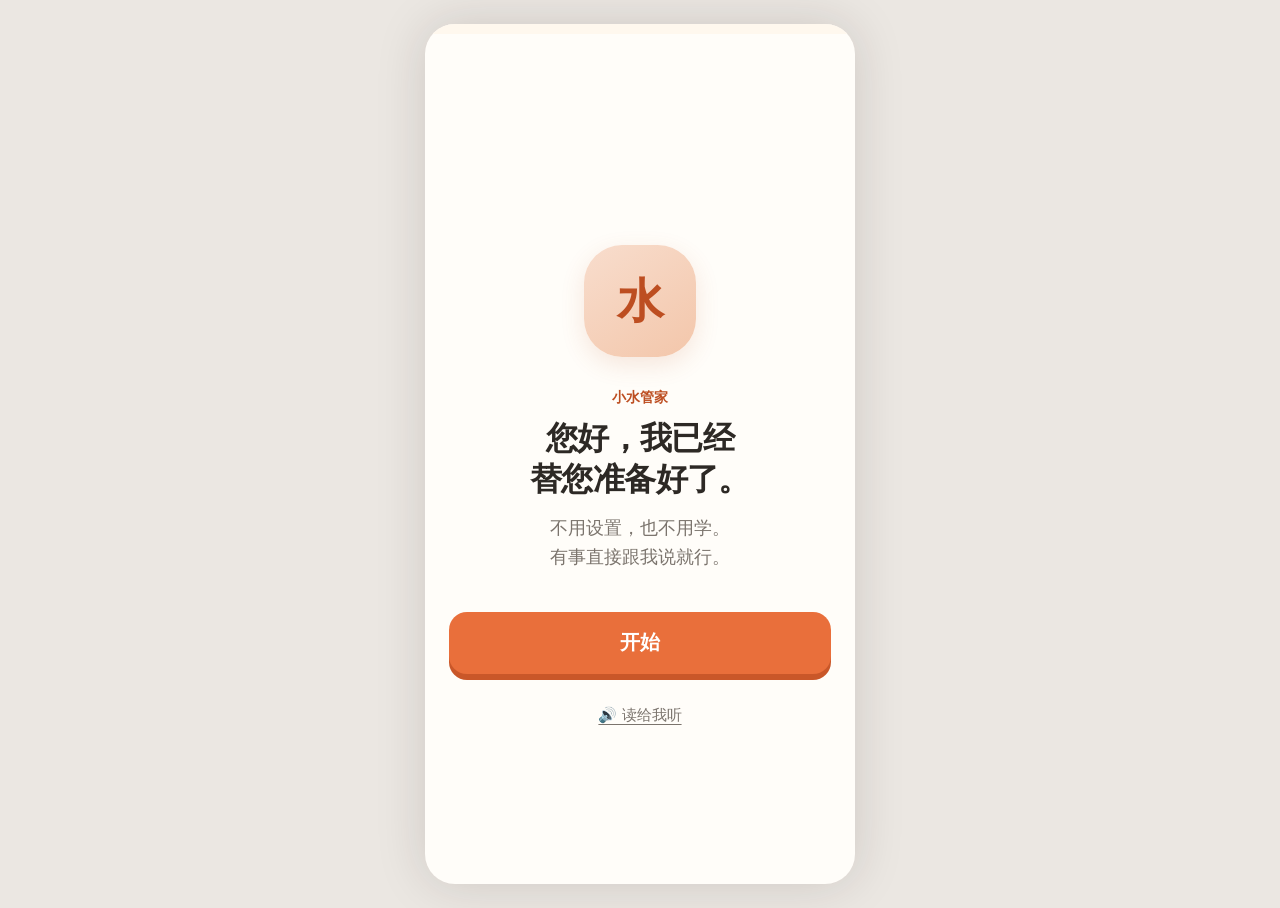
<file: mom-v2.html>
<!DOCTYPE html>
<html lang="zh-CN">
<head>
  <meta charset="UTF-8" />
  <meta name="viewport" content="width=device-width, initial-scale=1, viewport-fit=cover" />
  <meta name="theme-color" content="#fffaf4" />
  <title>小水管家 · 妈妈版 V2</title>
  <style>
    :root{
      --ink:#2d2925;--muted:#7b746d;--paper:#fffdf9;--cream:#fff8ee;
      --line:#eadfd5;--orange:#e96f3b;--orange-dark:#bd4e21;
      --green:#2f866e;--green-soft:#ebf6f1;--blue:#476fae;--blue-soft:#eef4ff;
      --shadow:0 12px 34px rgba(65,48,35,.10)
    }
    *{box-sizing:border-box}
    html,body{margin:0;min-height:100%;background:#ebe7e2;color:var(--ink)}
    body{font-family:-apple-system,BlinkMacSystemFont,"SF Pro Text","PingFang SC","Microsoft YaHei",sans-serif;-webkit-font-smoothing:antialiased;font-size:19px;line-height:1.45}
    button{font:inherit;cursor:pointer;-webkit-tap-highlight-color:transparent}
    .phone{width:100%;max-width:430px;min-height:100vh;margin:0 auto;background:var(--paper);display:flex;flex-direction:column;position:relative;overflow:hidden;box-shadow:0 0 50px rgba(38,30,24,.15)}
    .safe{height:max(12px,env(safe-area-inset-top));background:var(--cream)}
    .top{height:64px;display:flex;align-items:center;padding:8px 18px;background:var(--cream);border-bottom:1px solid var(--line);gap:10px;transition:.2s}
    .top.hidden{opacity:0;visibility:hidden;pointer-events:none;border-bottom-color:transparent;background:var(--paper)}
    .mini-face{width:40px;height:40px;border-radius:14px;background:#f6d7c3;color:var(--orange-dark);display:grid;place-items:center;font-weight:900}
    .top-copy{flex:1;min-width:0}
    .top-copy b{display:block;font-size:16px;line-height:1.1}
    .top-copy span{display:block;font-size:12px;color:var(--green);margin-top:4px}
    .home-dot{width:38px;height:38px;border:1px solid var(--line);border-radius:50%;background:white;font-size:18px;color:var(--muted)}

    .stage{flex:1;display:flex;flex-direction:column;justify-content:center;padding:24px 24px calc(28px + env(safe-area-inset-bottom));min-height:620px;animation:fade .22s ease}
    @keyframes fade{from{opacity:.35;transform:translateY(5px)}to{opacity:1;transform:none}}
    .stage.top-align{justify-content:flex-start;padding-top:55px}
    .big-face{width:112px;height:112px;border-radius:38px;background:linear-gradient(145deg,#f8ddcd,#f3c6aa);color:var(--orange-dark);display:grid;place-items:center;font-size:47px;font-weight:900;margin:0 auto 30px;box-shadow:0 8px 24px rgba(190,92,47,.14)}
    .eyebrow{text-align:center;color:var(--orange-dark);font-size:14px;font-weight:850;margin-bottom:11px}
    h1{font-size:32px;line-height:1.28;letter-spacing:-.6px;text-align:center;margin:0 0 14px}
    .lead{text-align:center;color:var(--muted);font-size:18px;line-height:1.6;margin:0 auto 28px;max-width:330px}
    .quiet{font-size:14px;color:var(--muted);text-align:center;margin:16px 0 0}
    .primary{width:100%;min-height:62px;border:0;border-radius:18px;background:var(--orange);color:white;font-weight:850;font-size:20px;box-shadow:0 6px 0 #c95729;margin-top:12px;padding:14px 18px}
    .primary:active{transform:translateY(3px);box-shadow:0 3px 0 #c95729}
    .secondary{width:100%;min-height:58px;border:1px solid var(--line);border-radius:18px;background:white;color:var(--ink);font-weight:800;font-size:18px;margin-top:12px;padding:13px 18px}
    .text-link{display:block;margin:22px auto 0;border:0;background:transparent;color:var(--muted);font-size:15px;text-decoration:underline;text-underline-offset:4px;padding:8px}

    .one-card{background:white;border:1px solid var(--line);border-radius:26px;padding:27px 21px;box-shadow:var(--shadow);text-align:center}
    .card-icon{width:72px;height:72px;border-radius:25px;background:#fff2e7;display:grid;place-items:center;font-size:34px;margin:0 auto 20px}
    .one-card h1{font-size:28px;margin-bottom:11px}
    .one-card p{font-size:17px;color:var(--muted);margin:0 0 20px;line-height:1.55}
    .done-mark{width:82px;height:82px;border-radius:50%;background:var(--green-soft);color:var(--green);display:grid;place-items:center;font-size:44px;font-weight:900;margin:0 auto 24px}

    .voice-area{text-align:center;margin-top:26px}
    .voice{width:104px;height:104px;border-radius:50%;border:0;background:var(--orange);box-shadow:0 8px 0 #c95729,0 18px 32px rgba(193,83,38,.20);color:white;display:grid;place-items:center;margin:0 auto;position:relative}
    .voice:active{transform:translateY(5px);box-shadow:0 3px 0 #c95729}
    .mic{width:31px;height:42px;border:4px solid white;border-radius:18px;position:relative}
    .mic:before{content:"";position:absolute;width:48px;height:28px;border:4px solid white;border-top:0;border-radius:0 0 24px 24px;left:50%;top:22px;transform:translateX(-50%)}
    .mic:after{content:"";position:absolute;width:4px;height:13px;background:white;border-radius:3px;left:50%;top:47px;transform:translateX(-50%)}
    .voice-area b{display:block;font-size:20px;margin-top:20px}
    .voice-area span{display:block;color:var(--muted);font-size:14px;margin-top:4px}

    .listening{width:150px;height:150px;border-radius:50%;background:#fff0e5;margin:0 auto 32px;display:grid;place-items:center;position:relative}
    .listening:before,.listening:after{content:"";position:absolute;border:2px solid #f4b693;border-radius:50%;animation:pulse 1.5s infinite}
    .listening:before{inset:-12px}.listening:after{inset:-25px;animation-delay:.35s}
    @keyframes pulse{0%{opacity:.15;transform:scale(.9)}50%{opacity:.7}100%{opacity:0;transform:scale(1.1)}}
    .listening .mic{border-color:var(--orange)}
    .listening .mic:before{border-color:var(--orange)}
    .listening .mic:after{background:var(--orange)}

    .example{border:2px solid #f0c7ad;background:#fff9f4;border-radius:24px;padding:24px 20px;text-align:center;margin:20px 0}
    .example small{display:block;color:var(--muted);font-size:13px;margin-bottom:10px}
    .example b{font-size:24px;line-height:1.45;display:block}
    .dots{display:flex;justify-content:center;gap:6px;margin:18px 0}
    .dots i{width:7px;height:7px;border-radius:50%;background:#ded5cd}
    .dots i.on{width:20px;border-radius:5px;background:var(--orange)}

    .summary{background:var(--green-soft);border:1px solid #cde8dc;border-radius:24px;padding:24px;text-align:center;margin-bottom:20px}
    .summary .symbol{font-size:44px;margin-bottom:10px}
    .summary h1{font-size:29px;margin-bottom:9px}
    .summary p{font-size:17px;color:#587168;margin:0}
    .tiny-rule{display:flex;align-items:flex-start;gap:10px;background:#f7f4f0;border-radius:16px;padding:13px 14px;margin-top:17px;text-align:left}
    .tiny-rule span{font-size:13px;color:var(--muted)}
    .masked{font-family:ui-monospace,SFMono-Regular,Menlo,monospace;background:#f3f1ef;border-radius:14px;padding:16px;text-align:center;letter-spacing:2px;font-size:18px;margin:18px 0}

    .sheet-bg{position:fixed;inset:0;background:rgba(30,23,18,.45);display:none;align-items:flex-end;justify-content:center;z-index:80}
    .sheet-bg.open{display:flex}
    .sheet{width:100%;max-width:430px;background:var(--paper);border-radius:26px 26px 0 0;padding:12px 22px calc(22px + env(safe-area-inset-bottom));box-shadow:0 -18px 50px rgba(45,33,25,.2);animation:up .2s ease}
    @keyframes up{from{transform:translateY(35px);opacity:.4}to{transform:none;opacity:1}}
    .handle{width:42px;height:5px;background:#ddd4cd;border-radius:5px;margin:0 auto 22px}
    .sheet h2{font-size:25px;text-align:center;margin:0 0 9px}
    .sheet p{font-size:16px;color:var(--muted);text-align:center;margin:0 0 19px}
    .face-id{width:78px;height:78px;border:4px dashed #222;border-radius:22px;display:grid;place-items:center;margin:0 auto 20px;font-size:34px}
    .toast{position:fixed;left:50%;bottom:28px;transform:translate(-50%,14px);z-index:100;background:#2c2926;color:white;border-radius:14px;padding:12px 15px;max-width:calc(100% - 40px);font-size:14px;text-align:center;opacity:0;pointer-events:none;transition:.2s}
    .toast.show{opacity:1;transform:translate(-50%,0)}

    @media(min-width:431px){.phone{min-height:860px;margin:24px auto;border-radius:30px}.sheet-bg{align-items:center}.sheet{border-radius:26px}.safe{height:10px}}
  </style>
</head>
<body>
  <div class="phone">
    <div class="safe"></div>
    <header class="top hidden" id="top"><div class="mini-face">水</div><div class="top-copy"><b>小水管家</b><span>我在，您慢慢来</span></div><button class="home-dot" onclick="render('rest')" aria-label="回到管家首页">⌂</button></header>
    <main class="stage" id="stage"></main>
  </div>
  <div class="sheet-bg" id="sheetBg" onclick="backdrop(event)"><div class="sheet"><div class="handle"></div><div id="sheetBody"></div></div></div>
  <div class="toast" id="toast"></div>

  <script>
    const intents=[
      {key:'shop',say:'“帮我买两箱矿泉水。”'},
      {key:'money',say:'“今天投资有要紧事吗？”'},
      {key:'travel',say:'“去泰国要带什么？”'},
      {key:'vault',say:'“帮我找一下护照信息。”'},
      {key:'chat',say:'“我想跟你聊聊天。”'}
    ];
    let exampleIndex=0;
    const stage=document.getElementById('stage');
    const topbar=document.getElementById('top');

    function render(name){
      closeSheet();
      stage.className='stage';
      topbar.classList.toggle('hidden',name==='welcome');
      if(name!=='welcome')stage.classList.add('top-align');
      const scenes={
        welcome:`<div class="big-face">水</div><div class="eyebrow">小水管家</div><h1>您好，我已经<br>替您准备好了。</h1><p class="lead">不用设置，也不用学。<br>有事直接跟我说就行。</p><button class="primary" onclick="render('first')">开始</button><button class="text-link" onclick="readAloud('您好，我是小水管家。儿子已经帮您准备好了，您不用设置。')">🔊 读给我听</button>`,
        first:`<div class="one-card"><div class="card-icon">🍚</div><div class="eyebrow">我先替您想到一件事</div><h1>今晚要不要等<br>孩子们回来吃饭？</h1><p>我知道您经常需要问这件事。<br>我可以现在替您问。</p><button class="primary" onclick="render('asked')">好，帮我问</button><button class="secondary" onclick="render('rest')">今天不用</button></div><button class="text-link" onclick="render('listen')">我想说别的事</button>`,
        asked:`<div class="done-mark">✓</div><h1>已经替您问了。</h1><p class="lead">有回复我会告诉您。<br>现在不用做什么，也不用一直看手机。</p><button class="primary" onclick="render('rest')">好，我知道了</button>`,
        rest:`<div class="summary"><div class="symbol">✓</div><h1>现在没有要紧事。</h1><p>晚饭的消息还在等回复。<br>有结果我会告诉您。</p></div><div class="voice-area"><button class="voice" onclick="render('listen')" aria-label="按一下说话"><span class="mic"></span></button><b>有事就跟我说</b><span>按一下，我会听着</span></div><button class="text-link" onclick="render('example')">不知道怎么说？看一个例子</button>`,
        listen:`<div class="listening"><span class="mic"></span></div><h1>我在听。</h1><p class="lead">您慢慢说，不着急。<br>说完以后，我会先确认清楚。</p><button class="primary" onclick="render('heard')">演示：我说完了</button><button class="secondary" onclick="render('rest')">先不说了</button>`,
        heard:`<div class="one-card"><div class="card-icon">🛍️</div><div class="eyebrow">我听到的是</div><h1>您想买两箱<br>常喝的矿泉水。</h1><p>我理解得对吗？</p><button class="primary" onclick="render('shop')">对</button><button class="secondary" onclick="render('listen')">不对，我再说一遍</button></div>`,
        example:exampleHtml(),
        shop:`<div class="one-card"><div class="card-icon">💧</div><div class="eyebrow">只需要确认这一件事</div><h1>还是常买的两箱<br>矿泉水吗？</h1><p>明天下午送到家里<br>一共 ¥57.80</p><button class="primary" onclick="orderSheet()">是，请帮我买</button><button class="secondary" onclick="render('listen')">不是，我重新说</button></div>`,
        money:`<div class="summary"><div class="symbol">✓</div><h1>今天不用操作。</h1><p>市场有些波动，但没有触发家人帮您设定的提醒。</p></div><button class="primary" onclick="readAloud('今天没有需要处理的投资。任何买卖都会先请您确认。')">听我解释</button><button class="secondary" onclick="render('rest')">知道了</button><div class="tiny-rule"><b>🛡️</b><span>不会自动替您买卖。任何交易都会先请您确认。</span></div>`,
        travel:`<div class="one-card"><div class="card-icon">🇹🇭</div><div class="eyebrow">我记得您的行程</div><h1>去泰国还有<br>12 天。</h1><p>护照、常用药和充电器已经放进清单。您不需要自己记。</p><button class="primary" onclick="showToast('已联系熟悉中文的泰国地陪（演示）')">帮我联系地陪</button><button class="secondary" onclick="render('rest')">以后再说</button></div>`,
        vault:`<div class="one-card"><div class="card-icon">🔐</div><div class="eyebrow">重要资料不会放进聊天</div><h1>您要找的是<br>护照信息吗？</h1><p>只有您的 Face ID 能打开。<br>管家也看不到真实号码。</p><button class="primary" onclick="vaultSheet()">是，用 Face ID 看</button><button class="secondary" onclick="render('listen')">不是这份资料</button></div>`,
        chat:`<div class="big-face" style="width:88px;height:88px;border-radius:30px;font-size:38px">水</div><h1>我在这儿。</h1><p class="lead">您想说什么都可以。<br>我会记住有用的事，也会替您保守隐私。</p><button class="primary" onclick="render('listen')">按一下，慢慢说</button><button class="secondary" onclick="render('rest')">今天先不聊</button>`
      };
      stage.innerHTML=scenes[name]||scenes.rest;
      window.scrollTo({top:0,behavior:'smooth'});
    }

    function exampleHtml(){const x=intents[exampleIndex];return `<div class="eyebrow">您可以这样说</div><h1>不用找菜单。<br>直接说一句话。</h1><div class="example"><small>例如</small><b>${x.say}</b></div><div class="dots">${intents.map((_,i)=>`<i class="${i===exampleIndex?'on':''}"></i>`).join('')}</div><button class="primary" onclick="render('${x.key}')">就试试这件事</button><button class="secondary" onclick="nextExample()">换一个例子</button><button class="text-link" onclick="render('rest')">回去</button>`}
    function nextExample(){exampleIndex=(exampleIndex+1)%intents.length;render('example')}
    function openSheet(html){document.getElementById('sheetBody').innerHTML=html;document.getElementById('sheetBg').classList.add('open')}
    function closeSheet(){document.getElementById('sheetBg').classList.remove('open')}
    function backdrop(e){if(e.target.id==='sheetBg')closeSheet()}
    function orderSheet(){openSheet(`<h2>最后确认一次</h2><p>两箱常买的矿泉水<br>明天下午送到家里 · ¥57.80</p><div class="face-id">⌁</div><button class="primary" onclick="finishOrder()">模拟 Face ID 确认</button><button class="secondary" onclick="closeSheet()">先不买</button>`)}
    function finishOrder(){closeSheet();stage.innerHTML=`<div class="done-mark">✓</div><h1>买好了。</h1><p class="lead">明天下午送到。<br>到门口时我会提醒您。</p><button class="primary" onclick="render('rest')">好</button>`}
    function vaultSheet(){openSheet(`<div class="face-id">⌁</div><h2>用 Face ID 查看</h2><p>正式产品只会短暂显示给您本人。<br>演示里没有保存真实号码。</p><button class="primary" onclick="revealVault()">模拟 Face ID 成功</button><button class="secondary" onclick="closeSheet()">取消</button>`)}
    function revealVault(){document.getElementById('sheetBody').innerHTML=`<h2>护照信息</h2><p>安全演示仍然保持遮罩。<br>不会写进聊天或 Agent 记忆。</p><div class="masked">E••••••• · 尾号 4821</div><button class="primary" onclick="closeSheet();render('rest')">看完了，关掉</button>`}
    function readAloud(text){showToast('🔊 '+text)}
    function showToast(text){const t=document.getElementById('toast');t.textContent=text;t.classList.add('show');clearTimeout(window.toastTimer);window.toastTimer=setTimeout(()=>t.classList.remove('show'),2800)}
    render('welcome');
  </script>
</body>
</html>
</file>
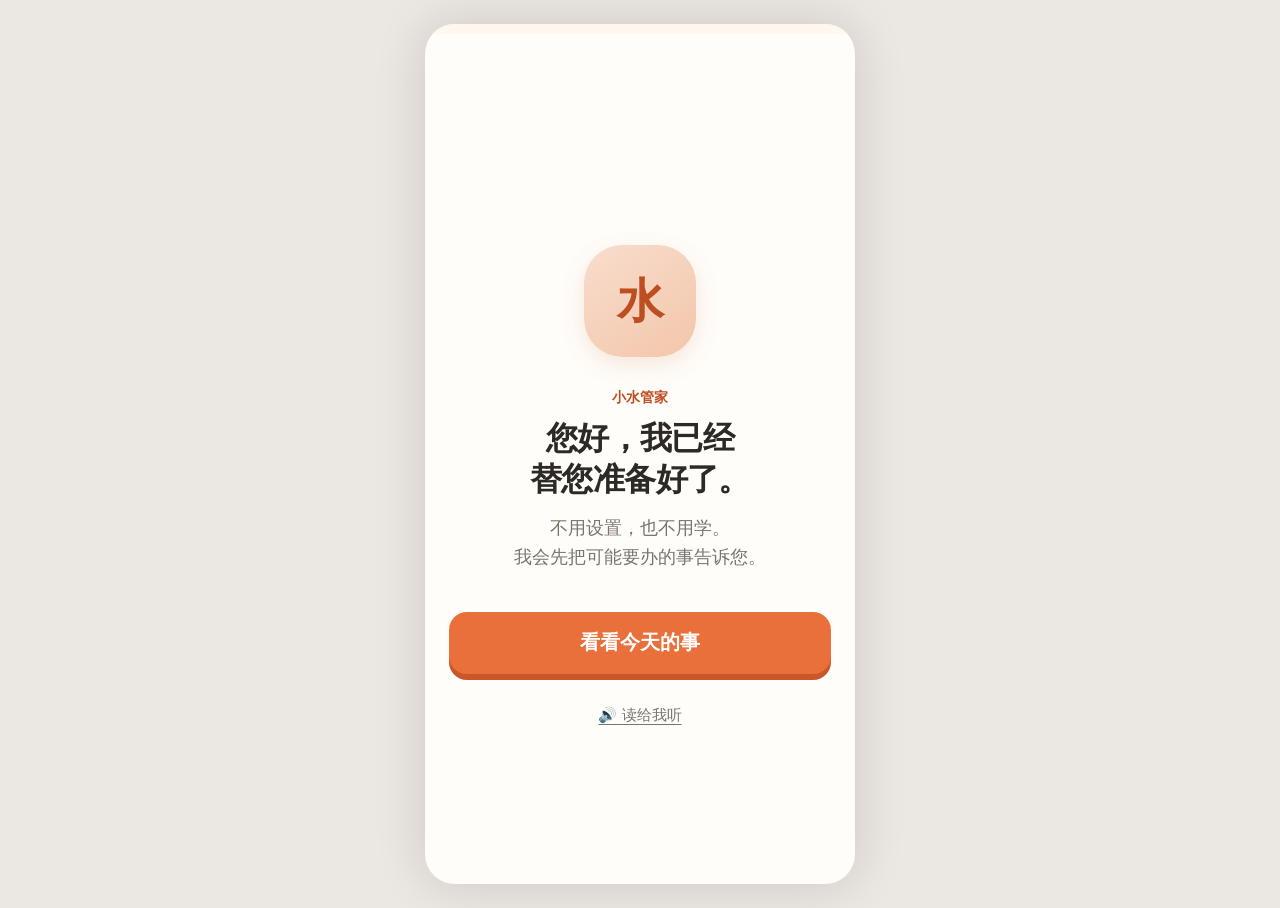
<file: mom-v3.html>
<!DOCTYPE html>
<html lang="zh-CN">
<head>
  <meta charset="UTF-8" />
  <meta name="viewport" content="width=device-width, initial-scale=1, viewport-fit=cover" />
  <meta name="theme-color" content="#fffaf4" />
  <title>小水管家 · 妈妈版 V3</title>
  <style>
    :root{
      --ink:#2d2925;--muted:#7b746d;--paper:#fffdf9;--cream:#fff8ee;
      --line:#eadfd5;--orange:#e96f3b;--orange-dark:#bd4e21;
      --green:#2f866e;--green-soft:#ebf6f1;--blue:#476fae;--blue-soft:#eef4ff;
      --shadow:0 12px 34px rgba(65,48,35,.10)
    }
    *{box-sizing:border-box}
    html,body{margin:0;min-height:100%;background:#ebe7e2;color:var(--ink)}
    body{font-family:-apple-system,BlinkMacSystemFont,"SF Pro Text","PingFang SC","Microsoft YaHei",sans-serif;-webkit-font-smoothing:antialiased;font-size:19px;line-height:1.45}
    button{font:inherit;cursor:pointer;-webkit-tap-highlight-color:transparent}
    .phone{width:100%;max-width:430px;min-height:100vh;margin:0 auto;background:var(--paper);display:flex;flex-direction:column;position:relative;overflow:hidden;box-shadow:0 0 50px rgba(38,30,24,.15)}
    .safe{height:max(12px,env(safe-area-inset-top));background:var(--cream)}
    .top{height:64px;display:flex;align-items:center;padding:8px 18px;background:var(--cream);border-bottom:1px solid var(--line);gap:10px;transition:.2s}
    .top.hidden{opacity:0;visibility:hidden;pointer-events:none;border-bottom-color:transparent;background:var(--paper)}
    .mini-face{width:40px;height:40px;border-radius:14px;background:#f6d7c3;color:var(--orange-dark);display:grid;place-items:center;font-weight:900}
    .top-copy{flex:1;min-width:0}
    .top-copy b{display:block;font-size:16px;line-height:1.1}
    .top-copy span{display:block;font-size:12px;color:var(--green);margin-top:4px}
    .home-dot{width:38px;height:38px;border:1px solid var(--line);border-radius:50%;background:white;font-size:18px;color:var(--muted)}

    .stage{flex:1;display:flex;flex-direction:column;justify-content:center;padding:24px 24px calc(28px + env(safe-area-inset-bottom));min-height:620px;animation:fade .22s ease}
    @keyframes fade{from{opacity:.35;transform:translateY(5px)}to{opacity:1;transform:none}}
    .stage.top-align{justify-content:flex-start;padding-top:55px}
    .big-face{width:112px;height:112px;border-radius:38px;background:linear-gradient(145deg,#f8ddcd,#f3c6aa);color:var(--orange-dark);display:grid;place-items:center;font-size:47px;font-weight:900;margin:0 auto 30px;box-shadow:0 8px 24px rgba(190,92,47,.14)}
    .eyebrow{text-align:center;color:var(--orange-dark);font-size:14px;font-weight:850;margin-bottom:11px}
    h1{font-size:32px;line-height:1.28;letter-spacing:-.6px;text-align:center;margin:0 0 14px}
    .lead{text-align:center;color:var(--muted);font-size:18px;line-height:1.6;margin:0 auto 28px;max-width:330px}
    .quiet{font-size:14px;color:var(--muted);text-align:center;margin:16px 0 0}
    .primary{width:100%;min-height:62px;border:0;border-radius:18px;background:var(--orange);color:white;font-weight:850;font-size:20px;box-shadow:0 6px 0 #c95729;margin-top:12px;padding:14px 18px}
    .primary:active{transform:translateY(3px);box-shadow:0 3px 0 #c95729}
    .secondary{width:100%;min-height:58px;border:1px solid var(--line);border-radius:18px;background:white;color:var(--ink);font-weight:800;font-size:18px;margin-top:12px;padding:13px 18px}
    .text-link{display:block;margin:22px auto 0;border:0;background:transparent;color:var(--muted);font-size:15px;text-decoration:underline;text-underline-offset:4px;padding:8px}

    .one-card{background:white;border:1px solid var(--line);border-radius:26px;padding:27px 21px;box-shadow:var(--shadow);text-align:center}
    .card-icon{width:72px;height:72px;border-radius:25px;background:#fff2e7;display:grid;place-items:center;font-size:34px;margin:0 auto 20px}
    .one-card h1{font-size:28px;margin-bottom:11px}
    .one-card p{font-size:17px;color:var(--muted);margin:0 0 20px;line-height:1.55}
    .done-mark{width:82px;height:82px;border-radius:50%;background:var(--green-soft);color:var(--green);display:grid;place-items:center;font-size:44px;font-weight:900;margin:0 auto 24px}

    .voice-area{text-align:center;margin-top:26px}
    .voice{width:104px;height:104px;border-radius:50%;border:0;background:var(--orange);box-shadow:0 8px 0 #c95729,0 18px 32px rgba(193,83,38,.20);color:white;display:grid;place-items:center;margin:0 auto;position:relative}
    .voice:active{transform:translateY(5px);box-shadow:0 3px 0 #c95729}
    .mic{width:31px;height:42px;border:4px solid white;border-radius:18px;position:relative}
    .mic:before{content:"";position:absolute;width:48px;height:28px;border:4px solid white;border-top:0;border-radius:0 0 24px 24px;left:50%;top:22px;transform:translateX(-50%)}
    .mic:after{content:"";position:absolute;width:4px;height:13px;background:white;border-radius:3px;left:50%;top:47px;transform:translateX(-50%)}
    .voice-area b{display:block;font-size:20px;margin-top:20px}
    .voice-area span{display:block;color:var(--muted);font-size:14px;margin-top:4px}

    .listening{width:150px;height:150px;border-radius:50%;background:#fff0e5;margin:0 auto 32px;display:grid;place-items:center;position:relative}
    .listening:before,.listening:after{content:"";position:absolute;border:2px solid #f4b693;border-radius:50%;animation:pulse 1.5s infinite}
    .listening:before{inset:-12px}.listening:after{inset:-25px;animation-delay:.35s}
    @keyframes pulse{0%{opacity:.15;transform:scale(.9)}50%{opacity:.7}100%{opacity:0;transform:scale(1.1)}}
    .listening .mic{border-color:var(--orange)}
    .listening .mic:before{border-color:var(--orange)}
    .listening .mic:after{background:var(--orange)}

    .example{border:2px solid #f0c7ad;background:#fff9f4;border-radius:24px;padding:24px 20px;text-align:center;margin:20px 0}
    .example small{display:block;color:var(--muted);font-size:13px;margin-bottom:10px}
    .example b{font-size:24px;line-height:1.45;display:block}
    .dots{display:flex;justify-content:center;gap:6px;margin:18px 0}
    .dots i{width:7px;height:7px;border-radius:50%;background:#ded5cd}
    .dots i.on{width:20px;border-radius:5px;background:var(--orange)}

    .summary{background:var(--green-soft);border:1px solid #cde8dc;border-radius:24px;padding:24px;text-align:center;margin-bottom:20px}
    .summary .symbol{font-size:44px;margin-bottom:10px}
    .summary h1{font-size:29px;margin-bottom:9px}
    .summary p{font-size:17px;color:#587168;margin:0}
    .tiny-rule{display:flex;align-items:flex-start;gap:10px;background:#f7f4f0;border-radius:16px;padding:13px 14px;margin-top:17px;text-align:left}
    .tiny-rule span{font-size:13px;color:var(--muted)}
    .masked{font-family:ui-monospace,SFMono-Regular,Menlo,monospace;background:#f3f1ef;border-radius:14px;padding:16px;text-align:center;letter-spacing:2px;font-size:18px;margin:18px 0}

    .sheet-bg{position:fixed;inset:0;background:rgba(30,23,18,.45);display:none;align-items:flex-end;justify-content:center;z-index:80}
    .sheet-bg.open{display:flex}
    .sheet{width:100%;max-width:430px;background:var(--paper);border-radius:26px 26px 0 0;padding:12px 22px calc(22px + env(safe-area-inset-bottom));box-shadow:0 -18px 50px rgba(45,33,25,.2);animation:up .2s ease}
    @keyframes up{from{transform:translateY(35px);opacity:.4}to{transform:none;opacity:1}}
    .handle{width:42px;height:5px;background:#ddd4cd;border-radius:5px;margin:0 auto 22px}
    .sheet h2{font-size:25px;text-align:center;margin:0 0 9px}
    .sheet p{font-size:16px;color:var(--muted);text-align:center;margin:0 0 19px}
    .face-id{width:78px;height:78px;border:4px dashed #222;border-radius:22px;display:grid;place-items:center;margin:0 auto 20px;font-size:34px}
    .toast{position:fixed;left:50%;bottom:28px;transform:translate(-50%,14px);z-index:100;background:#2c2926;color:white;border-radius:14px;padding:12px 15px;max-width:calc(100% - 40px);font-size:14px;text-align:center;opacity:0;pointer-events:none;transition:.2s}
    .toast.show{opacity:1;transform:translate(-50%,0)}

    @media(min-width:431px){.phone{min-height:860px;margin:24px auto;border-radius:30px}.sheet-bg{align-items:center}.sheet{border-radius:26px}.safe{height:10px}}
  </style>
</head>
<body>
  <div class="phone">
    <div class="safe"></div>
    <header class="top hidden" id="top"><div class="mini-face">水</div><div class="top-copy"><b>小水管家</b><span>我在，您慢慢来</span></div><button class="home-dot" onclick="render('rest')" aria-label="回到管家首页">⌂</button></header>
    <main class="stage" id="stage"></main>
  </div>
  <div class="sheet-bg" id="sheetBg" onclick="backdrop(event)"><div class="sheet"><div class="handle"></div><div id="sheetBody"></div></div></div>
  <div class="toast" id="toast"></div>

  <script>
    const intents=[
      {key:'shop',say:'“帮我买两箱矿泉水。”'},
      {key:'money',say:'“今天投资有要紧事吗？”'},
      {key:'travel',say:'“去泰国要带什么？”'},
      {key:'vault',say:'“帮我找一下护照信息。”'},
      {key:'chat',say:'“我想跟你聊聊天。”'}
    ];
    let exampleIndex=0;
    const stage=document.getElementById('stage');
    const topbar=document.getElementById('top');

    function render(name){
      closeSheet();
      stage.className='stage';
      topbar.classList.toggle('hidden',name==='welcome');
      if(name!=='welcome')stage.classList.add('top-align');
      const scenes={
        welcome:`<div class="big-face">水</div><div class="eyebrow">小水管家</div><h1>您好，我已经<br>替您准备好了。</h1><p class="lead">不用设置，也不用学。<br>我会先把可能要办的事告诉您。</p><button class="primary" onclick="render('shop')">看看今天的事</button><button class="text-link" onclick="readAloud('您好，我是小水管家。我已经替您准备好了。')">🔊 读给我听</button>`,
        first:`<div class="one-card"><div class="card-icon">🍚</div><div class="eyebrow">我先替您想到一件事</div><h1>今晚要不要等<br>孩子们回来吃饭？</h1><p>我知道您经常需要问这件事。<br>我可以现在替您问。</p><button class="primary" onclick="render('asked')">好，帮我问</button><button class="secondary" onclick="render('rest')">今天不用</button></div><button class="text-link" onclick="render('listen')">我想说别的事</button>`,
        asked:`<div class="done-mark">✓</div><h1>已经替您问了。</h1><p class="lead">有回复我会告诉您。<br>现在不用做什么，也不用一直看手机。</p><button class="primary" onclick="render('rest')">好，我知道了</button>`,
        rest:`<div class="summary"><div class="symbol">✓</div><h1>现在没有要紧事。</h1><p>晚饭的消息还在等回复。<br>有结果我会告诉您。</p></div><div class="voice-area"><button class="voice" onclick="render('listen')" aria-label="按一下说话"><span class="mic"></span></button><b>有事就跟我说</b><span>按一下，我会听着</span></div><button class="text-link" onclick="render('example')">不知道怎么说？看一个例子</button>`,
        listen:`<div class="listening"><span class="mic"></span></div><h1>我在听。</h1><p class="lead">您慢慢说，不着急。<br>我会把该确认的内容放在同一张卡上。</p><button class="primary" onclick="render('shop')">演示：我说完了</button><button class="secondary" onclick="render('rest')">先不说了</button>`,
        heard:`<div class="one-card"><div class="card-icon">🛍️</div><div class="eyebrow">我听到的是</div><h1>您想买两箱<br>常喝的矿泉水。</h1><p>我理解得对吗？</p><button class="primary" onclick="render('shop')">对</button><button class="secondary" onclick="render('listen')">不对，我再说一遍</button></div>`,
        example:exampleHtml(),
        shop:`<div class="one-card"><div class="card-icon">💧</div><div class="eyebrow">按您平时的用量</div><h1>矿泉水可能<br>快喝完了。</h1><p><b style="color:var(--ink)">常买的两箱 · ¥57.80</b><br>明天下午送到家里</p><button class="primary" onclick="oneTapOrder()">好，买吧 · ¥57.80</button><button class="secondary" onclick="render('rest')">不用，家里还有</button></div><div class="tiny-rule"><b>⌁</b><span>点“买吧”后，iPhone 会直接用 Face ID 确认，不再打开新的确认页面。</span></div>`,
        money:`<div class="summary"><div class="symbol">✓</div><h1>今天不用操作。</h1><p>市场有些波动，但没有触发家人帮您设定的提醒。</p></div><button class="primary" onclick="readAloud('今天没有需要处理的投资。任何买卖都会先请您确认。')">听我解释</button><button class="secondary" onclick="render('rest')">知道了</button><div class="tiny-rule"><b>🛡️</b><span>不会自动替您买卖。任何交易都会先请您确认。</span></div>`,
        travel:`<div class="one-card"><div class="card-icon">🇹🇭</div><div class="eyebrow">我记得您的行程</div><h1>去泰国还有<br>12 天。</h1><p>护照、常用药和充电器已经放进清单。您不需要自己记。</p><button class="primary" onclick="showToast('已联系熟悉中文的泰国地陪（演示）')">帮我联系地陪</button><button class="secondary" onclick="render('rest')">以后再说</button></div>`,
        vault:`<div class="one-card"><div class="card-icon">🔐</div><div class="eyebrow">重要资料不会放进聊天</div><h1>您要找的是<br>护照信息吗？</h1><p>只有您的 Face ID 能打开。<br>管家也看不到真实号码。</p><button class="primary" onclick="vaultSheet()">是，用 Face ID 看</button><button class="secondary" onclick="render('listen')">不是这份资料</button></div>`,
        chat:`<div class="big-face" style="width:88px;height:88px;border-radius:30px;font-size:38px">水</div><h1>我在这儿。</h1><p class="lead">您想说什么都可以。<br>我会记住有用的事，也会替您保守隐私。</p><button class="primary" onclick="render('listen')">按一下，慢慢说</button><button class="secondary" onclick="render('rest')">今天先不聊</button>`
      };
      stage.innerHTML=scenes[name]||scenes.rest;
      window.scrollTo({top:0,behavior:'smooth'});
    }

    function exampleHtml(){const x=intents[exampleIndex];return `<div class="eyebrow">您可以这样说</div><h1>不用找菜单。<br>直接说一句话。</h1><div class="example"><small>例如</small><b>${x.say}</b></div><div class="dots">${intents.map((_,i)=>`<i class="${i===exampleIndex?'on':''}"></i>`).join('')}</div><button class="primary" onclick="render('${x.key}')">就试试这件事</button><button class="secondary" onclick="nextExample()">换一个例子</button><button class="text-link" onclick="render('rest')">回去</button>`}
    function nextExample(){exampleIndex=(exampleIndex+1)%intents.length;render('example')}
    function openSheet(html){document.getElementById('sheetBody').innerHTML=html;document.getElementById('sheetBg').classList.add('open')}
    function closeSheet(){document.getElementById('sheetBg').classList.remove('open')}
    function backdrop(e){if(e.target.id==='sheetBg')closeSheet()}
    function oneTapOrder(){
      showToast('⌁ 正在用 Face ID 确认……');
      setTimeout(()=>{
        stage.innerHTML=`<div class="done-mark">✓</div><h1>买好了。</h1><p class="lead">两箱矿泉水，¥57.80。<br>明天下午送到家里。</p><button class="primary" onclick="render('rest')">好</button>`;
      },850);
    }
    function orderSheet(){openSheet(`<h2>最后确认一次</h2><p>两箱常买的矿泉水<br>明天下午送到家里 · ¥57.80</p><div class="face-id">⌁</div><button class="primary" onclick="finishOrder()">模拟 Face ID 确认</button><button class="secondary" onclick="closeSheet()">先不买</button>`)}
    function finishOrder(){closeSheet();stage.innerHTML=`<div class="done-mark">✓</div><h1>买好了。</h1><p class="lead">明天下午送到。<br>到门口时我会提醒您。</p><button class="primary" onclick="render('rest')">好</button>`}
    function vaultSheet(){openSheet(`<div class="face-id">⌁</div><h2>用 Face ID 查看</h2><p>正式产品只会短暂显示给您本人。<br>演示里没有保存真实号码。</p><button class="primary" onclick="revealVault()">模拟 Face ID 成功</button><button class="secondary" onclick="closeSheet()">取消</button>`)}
    function revealVault(){document.getElementById('sheetBody').innerHTML=`<h2>护照信息</h2><p>安全演示仍然保持遮罩。<br>不会写进聊天或 Agent 记忆。</p><div class="masked">E••••••• · 尾号 4821</div><button class="primary" onclick="closeSheet();render('rest')">看完了，关掉</button>`}
    function readAloud(text){showToast('🔊 '+text)}
    function showToast(text){const t=document.getElementById('toast');t.textContent=text;t.classList.add('show');clearTimeout(window.toastTimer);window.toastTimer=setTimeout(()=>t.classList.remove('show'),2800)}
    render('welcome');
  </script>
</body>
</html>
</file>
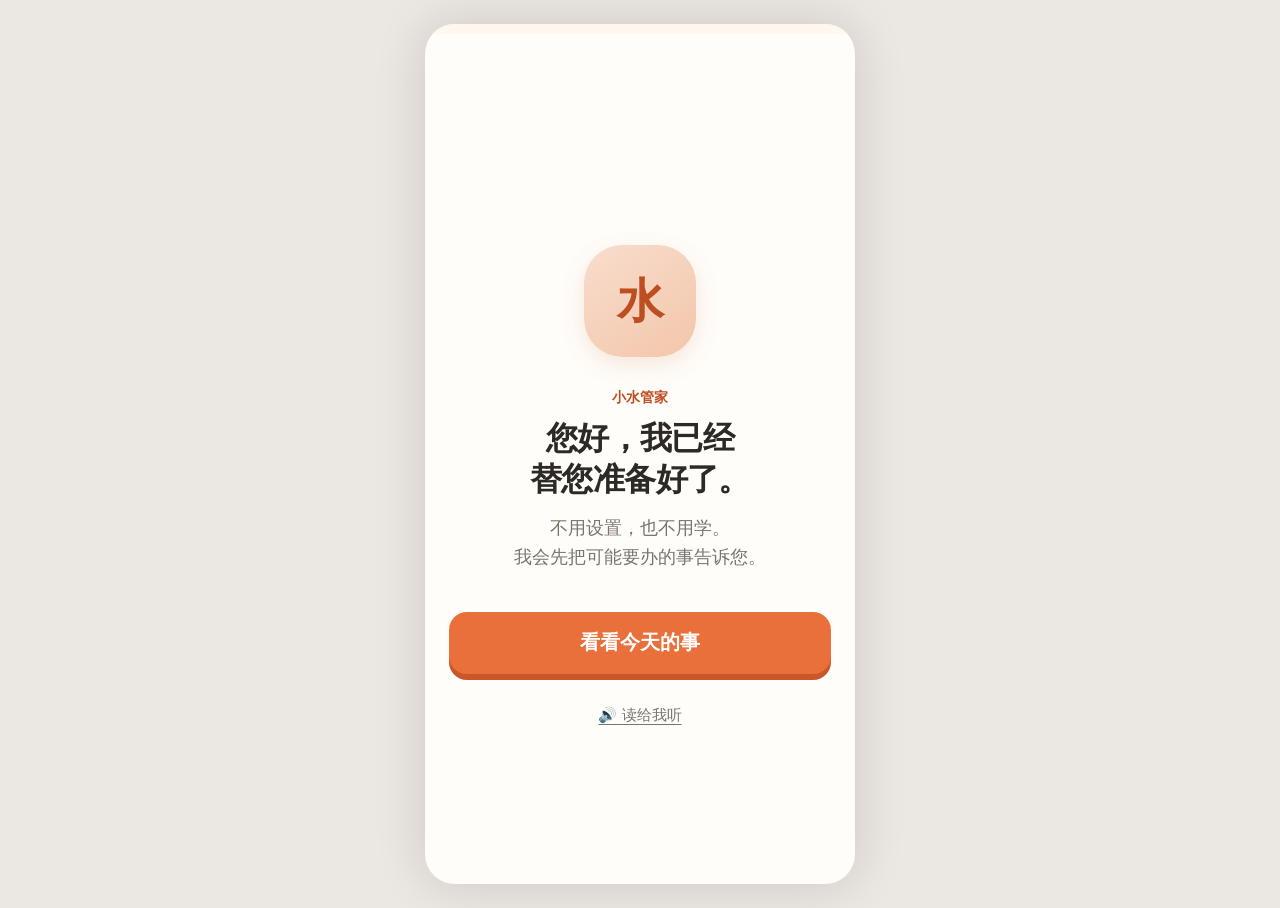
<file: mom-v4.html>
<!DOCTYPE html>
<html lang="zh-CN">
<head>
  <meta charset="UTF-8" />
  <meta name="viewport" content="width=device-width, initial-scale=1, viewport-fit=cover" />
  <meta name="theme-color" content="#fffaf4" />
  <title>小水管家 · 妈妈版 V4</title>
  <style>
    :root{
      --ink:#2d2925;--muted:#7b746d;--paper:#fffdf9;--cream:#fff8ee;
      --line:#eadfd5;--orange:#e96f3b;--orange-dark:#bd4e21;
      --green:#2f866e;--green-soft:#ebf6f1;--blue:#476fae;--blue-soft:#eef4ff;
      --shadow:0 12px 34px rgba(65,48,35,.10)
    }
    *{box-sizing:border-box}
    html,body{margin:0;min-height:100%;background:#ebe7e2;color:var(--ink)}
    body{font-family:-apple-system,BlinkMacSystemFont,"SF Pro Text","PingFang SC","Microsoft YaHei",sans-serif;-webkit-font-smoothing:antialiased;font-size:19px;line-height:1.45}
    button{font:inherit;cursor:pointer;-webkit-tap-highlight-color:transparent}
    .phone{width:100%;max-width:430px;min-height:100vh;margin:0 auto;background:var(--paper);display:flex;flex-direction:column;position:relative;overflow:hidden;box-shadow:0 0 50px rgba(38,30,24,.15)}
    .safe{height:max(12px,env(safe-area-inset-top));background:var(--cream)}
    .top{height:64px;display:flex;align-items:center;padding:8px 18px;background:var(--cream);border-bottom:1px solid var(--line);gap:10px;transition:.2s}
    .top.hidden{opacity:0;visibility:hidden;pointer-events:none;border-bottom-color:transparent;background:var(--paper)}
    .mini-face{width:40px;height:40px;border-radius:14px;background:#f6d7c3;color:var(--orange-dark);display:grid;place-items:center;font-weight:900}
    .top-copy{flex:1;min-width:0}
    .top-copy b{display:block;font-size:16px;line-height:1.1}
    .top-copy span{display:block;font-size:12px;color:var(--green);margin-top:4px}
    .home-dot{width:38px;height:38px;border:1px solid var(--line);border-radius:50%;background:white;font-size:18px;color:var(--muted)}

    .stage{flex:1;display:flex;flex-direction:column;justify-content:center;padding:24px 24px calc(28px + env(safe-area-inset-bottom));min-height:620px;animation:fade .22s ease}
    @keyframes fade{from{opacity:.35;transform:translateY(5px)}to{opacity:1;transform:none}}
    .stage.top-align{justify-content:flex-start;padding-top:55px}
    .big-face{width:112px;height:112px;border-radius:38px;background:linear-gradient(145deg,#f8ddcd,#f3c6aa);color:var(--orange-dark);display:grid;place-items:center;font-size:47px;font-weight:900;margin:0 auto 30px;box-shadow:0 8px 24px rgba(190,92,47,.14)}
    .eyebrow{text-align:center;color:var(--orange-dark);font-size:14px;font-weight:850;margin-bottom:11px}
    h1{font-size:32px;line-height:1.28;letter-spacing:-.6px;text-align:center;margin:0 0 14px}
    .lead{text-align:center;color:var(--muted);font-size:18px;line-height:1.6;margin:0 auto 28px;max-width:330px}
    .quiet{font-size:14px;color:var(--muted);text-align:center;margin:16px 0 0}
    .primary{width:100%;min-height:62px;border:0;border-radius:18px;background:var(--orange);color:white;font-weight:850;font-size:20px;box-shadow:0 6px 0 #c95729;margin-top:12px;padding:14px 18px}
    .primary:active{transform:translateY(3px);box-shadow:0 3px 0 #c95729}
    .secondary{width:100%;min-height:58px;border:1px solid var(--line);border-radius:18px;background:white;color:var(--ink);font-weight:800;font-size:18px;margin-top:12px;padding:13px 18px}
    .text-link{display:block;margin:22px auto 0;border:0;background:transparent;color:var(--muted);font-size:15px;text-decoration:underline;text-underline-offset:4px;padding:8px}

    .one-card{background:white;border:1px solid var(--line);border-radius:26px;padding:27px 21px;box-shadow:var(--shadow);text-align:center}
    .card-icon{width:72px;height:72px;border-radius:25px;background:#fff2e7;display:grid;place-items:center;font-size:34px;margin:0 auto 20px}
    .one-card h1{font-size:28px;margin-bottom:11px}
    .one-card p{font-size:17px;color:var(--muted);margin:0 0 20px;line-height:1.55}
    .done-mark{width:82px;height:82px;border-radius:50%;background:var(--green-soft);color:var(--green);display:grid;place-items:center;font-size:44px;font-weight:900;margin:0 auto 24px}

    .voice-area{text-align:center;margin-top:26px}
    .voice{width:104px;height:104px;border-radius:50%;border:0;background:var(--orange);box-shadow:0 8px 0 #c95729,0 18px 32px rgba(193,83,38,.20);color:white;display:grid;place-items:center;margin:0 auto;position:relative}
    .voice:active{transform:translateY(5px);box-shadow:0 3px 0 #c95729}
    .mic{width:31px;height:42px;border:4px solid white;border-radius:18px;position:relative}
    .mic:before{content:"";position:absolute;width:48px;height:28px;border:4px solid white;border-top:0;border-radius:0 0 24px 24px;left:50%;top:22px;transform:translateX(-50%)}
    .mic:after{content:"";position:absolute;width:4px;height:13px;background:white;border-radius:3px;left:50%;top:47px;transform:translateX(-50%)}
    .voice-area b{display:block;font-size:20px;margin-top:20px}
    .voice-area span{display:block;color:var(--muted);font-size:14px;margin-top:4px}

    .listening{width:150px;height:150px;border-radius:50%;background:#fff0e5;margin:0 auto 32px;display:grid;place-items:center;position:relative}
    .listening:before,.listening:after{content:"";position:absolute;border:2px solid #f4b693;border-radius:50%;animation:pulse 1.5s infinite}
    .listening:before{inset:-12px}.listening:after{inset:-25px;animation-delay:.35s}
    @keyframes pulse{0%{opacity:.15;transform:scale(.9)}50%{opacity:.7}100%{opacity:0;transform:scale(1.1)}}
    .listening .mic{border-color:var(--orange)}
    .listening .mic:before{border-color:var(--orange)}
    .listening .mic:after{background:var(--orange)}

    .example{border:2px solid #f0c7ad;background:#fff9f4;border-radius:24px;padding:24px 20px;text-align:center;margin:20px 0}
    .example small{display:block;color:var(--muted);font-size:13px;margin-bottom:10px}
    .example b{font-size:24px;line-height:1.45;display:block}
    .dots{display:flex;justify-content:center;gap:6px;margin:18px 0}
    .dots i{width:7px;height:7px;border-radius:50%;background:#ded5cd}
    .dots i.on{width:20px;border-radius:5px;background:var(--orange)}

    .summary{background:var(--green-soft);border:1px solid #cde8dc;border-radius:24px;padding:24px;text-align:center;margin-bottom:20px}
    .summary .symbol{font-size:44px;margin-bottom:10px}
    .summary h1{font-size:29px;margin-bottom:9px}
    .summary p{font-size:17px;color:#587168;margin:0}
    .tiny-rule{display:flex;align-items:flex-start;gap:10px;background:#f7f4f0;border-radius:16px;padding:13px 14px;margin-top:17px;text-align:left}
    .tiny-rule span{font-size:13px;color:var(--muted)}
    .masked{font-family:ui-monospace,SFMono-Regular,Menlo,monospace;background:#f3f1ef;border-radius:14px;padding:16px;text-align:center;letter-spacing:2px;font-size:18px;margin:18px 0}

    .focus-label{font-size:14px;font-weight:850;color:var(--orange-dark);margin:0 0 9px 3px}
    .focus-card{background:white;border:1px solid var(--line);border-radius:24px;padding:20px;box-shadow:var(--shadow)}
    .focus-top{display:grid;grid-template-columns:52px 1fr;gap:13px;align-items:center}
    .focus-icon{width:52px;height:52px;border-radius:17px;background:#fff0e5;display:grid;place-items:center;font-size:27px}
    .focus-copy h1{text-align:left;font-size:24px;line-height:1.25;margin:0 0 5px}
    .focus-copy p{text-align:left;font-size:15px;line-height:1.45;color:var(--muted);margin:0}
    .focus-detail{background:#faf7f3;border-radius:14px;padding:12px 13px;margin-top:14px;font-size:15px;text-align:center}
    .focus-actions{display:grid;grid-template-columns:1.35fr 1fr;gap:9px;margin-top:12px}
    .focus-actions button{min-height:52px;border-radius:15px;font-weight:850;font-size:17px;padding:10px}
    .focus-yes{border:0;background:var(--orange);color:white;box-shadow:0 4px 0 #c95729}
    .focus-no{border:1px solid var(--line);background:white;color:var(--ink)}
    .more-label{font-size:15px;font-weight:850;margin:23px 0 10px 3px}
    .shortcut-grid{display:grid;grid-template-columns:1fr 1fr;gap:9px}
    .shortcut{min-height:70px;border:1px solid var(--line);border-radius:17px;background:white;display:flex;align-items:center;gap:10px;padding:12px;text-align:left;font-size:16px;font-weight:800}
    .shortcut i{font-style:normal;width:34px;height:34px;border-radius:11px;background:#f6f2ee;display:grid;place-items:center;font-size:19px;flex:none}
    .voice-strip{width:100%;min-height:58px;border:0;border-radius:17px;background:#fff0e5;color:var(--orange-dark);display:flex;align-items:center;justify-content:center;gap:9px;font-size:18px;font-weight:850;margin-top:12px}

    .sheet-bg{position:fixed;inset:0;background:rgba(30,23,18,.45);display:none;align-items:flex-end;justify-content:center;z-index:80}
    .sheet-bg.open{display:flex}
    .sheet{width:100%;max-width:430px;background:var(--paper);border-radius:26px 26px 0 0;padding:12px 22px calc(22px + env(safe-area-inset-bottom));box-shadow:0 -18px 50px rgba(45,33,25,.2);animation:up .2s ease}
    @keyframes up{from{transform:translateY(35px);opacity:.4}to{transform:none;opacity:1}}
    .handle{width:42px;height:5px;background:#ddd4cd;border-radius:5px;margin:0 auto 22px}
    .sheet h2{font-size:25px;text-align:center;margin:0 0 9px}
    .sheet p{font-size:16px;color:var(--muted);text-align:center;margin:0 0 19px}
    .face-id{width:78px;height:78px;border:4px dashed #222;border-radius:22px;display:grid;place-items:center;margin:0 auto 20px;font-size:34px}
    .toast{position:fixed;left:50%;bottom:28px;transform:translate(-50%,14px);z-index:100;background:#2c2926;color:white;border-radius:14px;padding:12px 15px;max-width:calc(100% - 40px);font-size:14px;text-align:center;opacity:0;pointer-events:none;transition:.2s}
    .toast.show{opacity:1;transform:translate(-50%,0)}

    @media(min-width:431px){.phone{min-height:860px;margin:24px auto;border-radius:30px}.sheet-bg{align-items:center}.sheet{border-radius:26px}.safe{height:10px}}
  </style>
</head>
<body>
  <div class="phone">
    <div class="safe"></div>
    <header class="top hidden" id="top"><div class="mini-face">水</div><div class="top-copy"><b>小水管家</b><span>我在，您慢慢来</span></div><button class="home-dot" onclick="render('rest')" aria-label="回到管家首页">⌂</button></header>
    <main class="stage" id="stage"></main>
  </div>
  <div class="sheet-bg" id="sheetBg" onclick="backdrop(event)"><div class="sheet"><div class="handle"></div><div id="sheetBody"></div></div></div>
  <div class="toast" id="toast"></div>

  <script>
    const intents=[
      {key:'shop',say:'“帮我买两箱矿泉水。”'},
      {key:'money',say:'“今天投资有要紧事吗？”'},
      {key:'travel',say:'“去泰国要带什么？”'},
      {key:'vault',say:'“帮我找一下护照信息。”'},
      {key:'chat',say:'“我想跟你聊聊天。”'}
    ];
    let exampleIndex=0;
    const stage=document.getElementById('stage');
    const topbar=document.getElementById('top');

    function shortcutsHtml(){
      return `<div class="more-label">您也可以</div><div class="shortcut-grid"><button class="shortcut" onclick="render('first')"><i>🍚</i>问晚饭</button><button class="shortcut" onclick="render('travel')"><i>🇹🇭</i>泰国出行</button><button class="shortcut" onclick="render('money')"><i>💰</i>看看投资</button><button class="shortcut" onclick="render('vault')"><i>🔐</i>找重要资料</button></div><button class="voice-strip" onclick="render('listen')">🎙️ 直接跟我说</button>`;
    }
    function balancedHtml(){
      return `<div class="focus-label">今天需要您确认 1 件事</div><div class="focus-card"><div class="focus-top"><div class="focus-icon">💧</div><div class="focus-copy"><h1>矿泉水可能快喝完了</h1><p>按您平时的用量，我先替您看了一下。</p></div></div><div class="focus-detail"><b>常买的两箱 · ¥57.80</b><br>明天下午送到家里</div><div class="focus-actions"><button class="focus-yes" onclick="oneTapOrder()">好，买吧</button><button class="focus-no" onclick="render('rest')">不用</button></div></div>${shortcutsHtml()}`;
    }
    function restHtml(){
      return `<div class="summary"><div class="symbol">✓</div><h1>现在没有要紧事。</h1><p>有需要您处理的事，我会放在最上面。</p></div>${shortcutsHtml()}`;
    }

    function render(name){
      closeSheet();
      stage.className='stage';
      topbar.classList.toggle('hidden',name==='welcome');
      if(name!=='welcome')stage.classList.add('top-align');
      const scenes={
        welcome:`<div class="big-face">水</div><div class="eyebrow">小水管家</div><h1>您好，我已经<br>替您准备好了。</h1><p class="lead">不用设置，也不用学。<br>我会先把可能要办的事告诉您。</p><button class="primary" onclick="render('balanced')">看看今天的事</button><button class="text-link" onclick="readAloud('您好，我是小水管家。我已经替您准备好了。')">🔊 读给我听</button>`,
        balanced:balancedHtml(),
        first:`<div class="one-card"><div class="card-icon">🍚</div><div class="eyebrow">我先替您想到一件事</div><h1>今晚要不要等<br>孩子们回来吃饭？</h1><p>我知道您经常需要问这件事。<br>我可以现在替您问。</p><button class="primary" onclick="render('asked')">好，帮我问</button><button class="secondary" onclick="render('rest')">今天不用</button></div><button class="text-link" onclick="render('listen')">我想说别的事</button>`,
        asked:`<div class="done-mark">✓</div><h1>已经替您问了。</h1><p class="lead">有回复我会告诉您。<br>现在不用做什么，也不用一直看手机。</p><button class="primary" onclick="render('rest')">好，我知道了</button>`,
        rest:restHtml(),
        listen:`<div class="listening"><span class="mic"></span></div><h1>我在听。</h1><p class="lead">您慢慢说，不着急。<br>我会把该确认的内容放在同一张卡上。</p><button class="primary" onclick="render('shop')">演示：我说完了</button><button class="secondary" onclick="render('rest')">先不说了</button>`,
        heard:`<div class="one-card"><div class="card-icon">🛍️</div><div class="eyebrow">我听到的是</div><h1>您想买两箱<br>常喝的矿泉水。</h1><p>我理解得对吗？</p><button class="primary" onclick="render('shop')">对</button><button class="secondary" onclick="render('listen')">不对，我再说一遍</button></div>`,
        example:exampleHtml(),
        shop:`<div class="one-card"><div class="card-icon">💧</div><div class="eyebrow">按您平时的用量</div><h1>矿泉水可能<br>快喝完了。</h1><p><b style="color:var(--ink)">常买的两箱 · ¥57.80</b><br>明天下午送到家里</p><button class="primary" onclick="oneTapOrder()">好，买吧 · ¥57.80</button><button class="secondary" onclick="render('rest')">不用，家里还有</button></div><div class="tiny-rule"><b>⌁</b><span>点“买吧”后，iPhone 会直接用 Face ID 确认，不再打开新的确认页面。</span></div>`,
        money:`<div class="summary"><div class="symbol">✓</div><h1>今天不用操作。</h1><p>市场有些波动，但没有触发家人帮您设定的提醒。</p></div><button class="primary" onclick="readAloud('今天没有需要处理的投资。任何买卖都会先请您确认。')">听我解释</button><button class="secondary" onclick="render('rest')">知道了</button><div class="tiny-rule"><b>🛡️</b><span>不会自动替您买卖。任何交易都会先请您确认。</span></div>`,
        travel:`<div class="one-card"><div class="card-icon">🇹🇭</div><div class="eyebrow">我记得您的行程</div><h1>去泰国还有<br>12 天。</h1><p>护照、常用药和充电器已经放进清单。您不需要自己记。</p><button class="primary" onclick="showToast('已联系熟悉中文的泰国地陪（演示）')">帮我联系地陪</button><button class="secondary" onclick="render('rest')">以后再说</button></div>`,
        vault:`<div class="one-card"><div class="card-icon">🔐</div><div class="eyebrow">重要资料不会放进聊天</div><h1>您要找的是<br>护照信息吗？</h1><p>只有您的 Face ID 能打开。<br>管家也看不到真实号码。</p><button class="primary" onclick="vaultSheet()">是，用 Face ID 看</button><button class="secondary" onclick="render('listen')">不是这份资料</button></div>`,
        chat:`<div class="big-face" style="width:88px;height:88px;border-radius:30px;font-size:38px">水</div><h1>我在这儿。</h1><p class="lead">您想说什么都可以。<br>我会记住有用的事，也会替您保守隐私。</p><button class="primary" onclick="render('listen')">按一下，慢慢说</button><button class="secondary" onclick="render('rest')">今天先不聊</button>`
      };
      stage.innerHTML=scenes[name]||scenes.rest;
      window.scrollTo({top:0,behavior:'smooth'});
    }

    function exampleHtml(){const x=intents[exampleIndex];return `<div class="eyebrow">您可以这样说</div><h1>不用找菜单。<br>直接说一句话。</h1><div class="example"><small>例如</small><b>${x.say}</b></div><div class="dots">${intents.map((_,i)=>`<i class="${i===exampleIndex?'on':''}"></i>`).join('')}</div><button class="primary" onclick="render('${x.key}')">就试试这件事</button><button class="secondary" onclick="nextExample()">换一个例子</button><button class="text-link" onclick="render('rest')">回去</button>`}
    function nextExample(){exampleIndex=(exampleIndex+1)%intents.length;render('example')}
    function openSheet(html){document.getElementById('sheetBody').innerHTML=html;document.getElementById('sheetBg').classList.add('open')}
    function closeSheet(){document.getElementById('sheetBg').classList.remove('open')}
    function backdrop(e){if(e.target.id==='sheetBg')closeSheet()}
    function oneTapOrder(){
      showToast('⌁ 正在用 Face ID 确认……');
      setTimeout(()=>{
        stage.innerHTML=`<div class="done-mark">✓</div><h1>买好了。</h1><p class="lead">两箱矿泉水，¥57.80。<br>明天下午送到家里。</p><button class="primary" onclick="render('rest')">好</button>`;
      },850);
    }
    function orderSheet(){openSheet(`<h2>最后确认一次</h2><p>两箱常买的矿泉水<br>明天下午送到家里 · ¥57.80</p><div class="face-id">⌁</div><button class="primary" onclick="finishOrder()">模拟 Face ID 确认</button><button class="secondary" onclick="closeSheet()">先不买</button>`)}
    function finishOrder(){closeSheet();stage.innerHTML=`<div class="done-mark">✓</div><h1>买好了。</h1><p class="lead">明天下午送到。<br>到门口时我会提醒您。</p><button class="primary" onclick="render('rest')">好</button>`}
    function vaultSheet(){openSheet(`<div class="face-id">⌁</div><h2>用 Face ID 查看</h2><p>正式产品只会短暂显示给您本人。<br>演示里没有保存真实号码。</p><button class="primary" onclick="revealVault()">模拟 Face ID 成功</button><button class="secondary" onclick="closeSheet()">取消</button>`)}
    function revealVault(){document.getElementById('sheetBody').innerHTML=`<h2>护照信息</h2><p>安全演示仍然保持遮罩。<br>不会写进聊天或 Agent 记忆。</p><div class="masked">E••••••• · 尾号 4821</div><button class="primary" onclick="closeSheet();render('rest')">看完了，关掉</button>`}
    function readAloud(text){showToast('🔊 '+text)}
    function showToast(text){const t=document.getElementById('toast');t.textContent=text;t.classList.add('show');clearTimeout(window.toastTimer);window.toastTimer=setTimeout(()=>t.classList.remove('show'),2800)}
    render('welcome');
  </script>
</body>
</html>
</file>
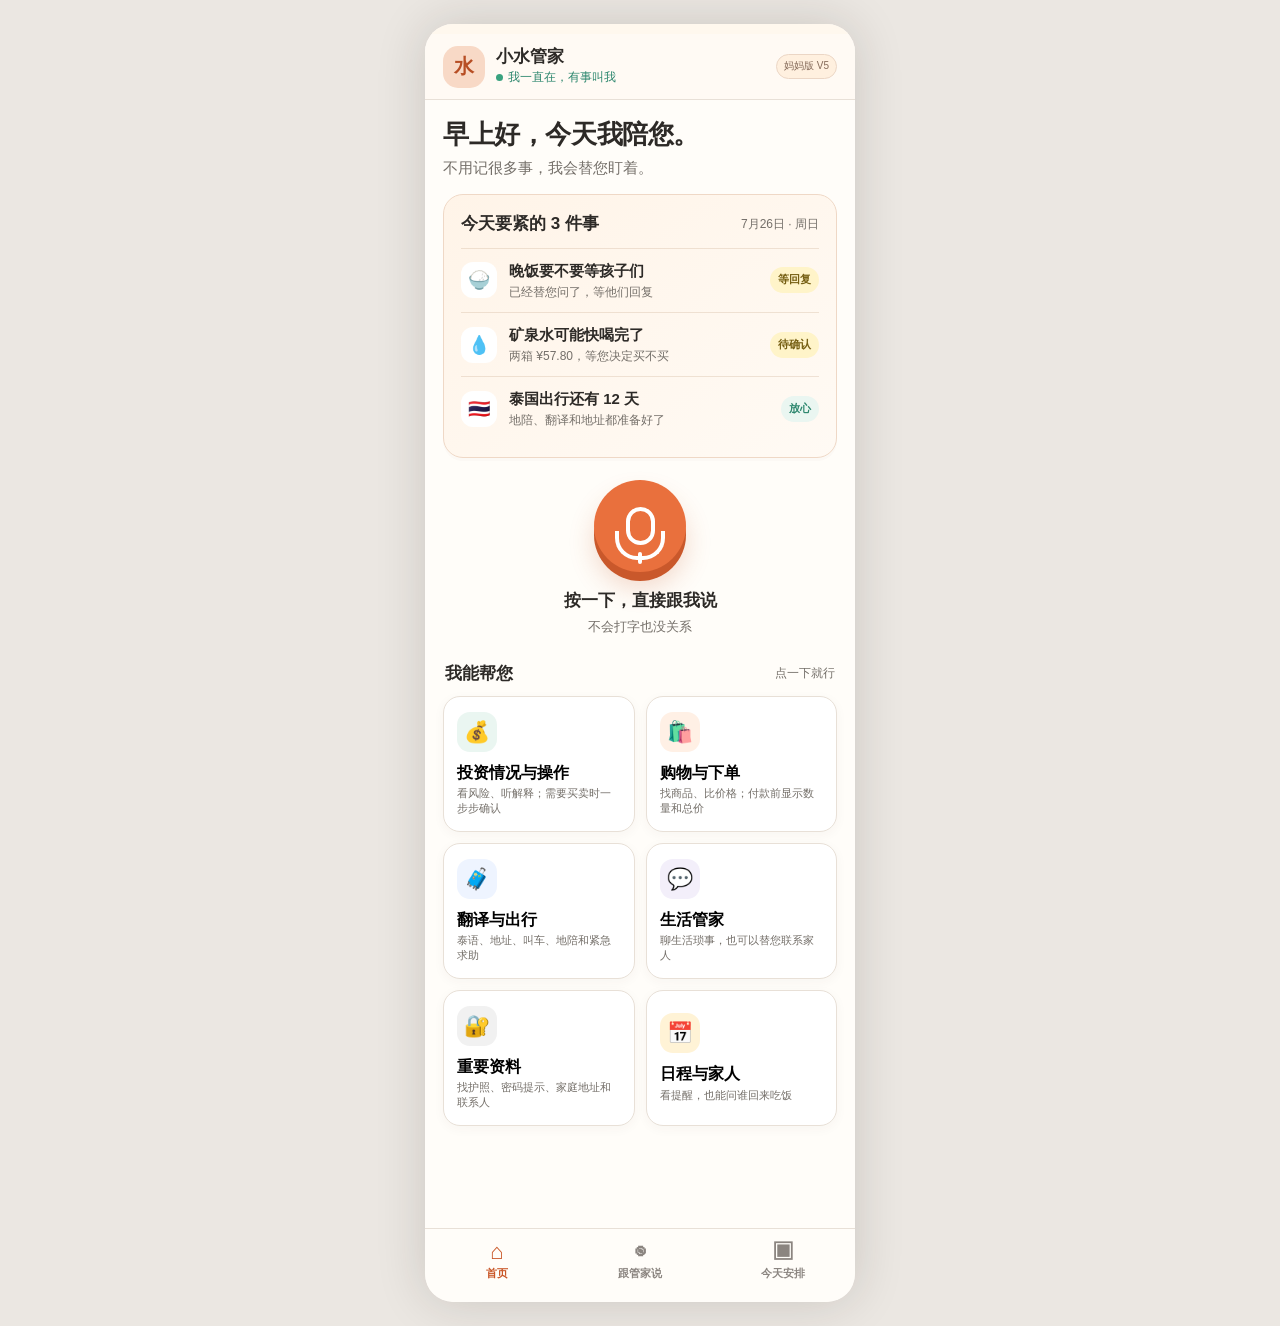
<file: mom-v5.html>
<!DOCTYPE html>
<html lang="zh-CN">
<head>
  <meta charset="UTF-8" />
  <meta name="viewport" content="width=device-width, initial-scale=1, viewport-fit=cover" />
  <meta name="theme-color" content="#fffaf4" />
  <title>小水管家 · 妈妈版 V5</title>
  <style>
    :root {
      --ink:#2d2a27;
      --muted:#746f69;
      --paper:#fffdf9;
      --cream:#fff8ee;
      --line:#e8e0d7;
      --orange:#e9703d;
      --orange-dark:#c95627;
      --orange-soft:#fff0e5;
      --green:#2d876e;
      --green-soft:#eaf6f1;
      --blue:#476eaa;
      --blue-soft:#eef4ff;
      --purple:#765e9c;
      --purple-soft:#f3effa;
      --yellow:#fff4c9;
      --shadow:0 10px 35px rgba(71,56,43,.10);
    }
    *{box-sizing:border-box}
    html,body{margin:0;min-height:100%;background:#ebe7e2;color:var(--ink)}
    body{font-family:-apple-system,BlinkMacSystemFont,"SF Pro Text","PingFang SC","Microsoft YaHei",Arial,sans-serif;-webkit-font-smoothing:antialiased;font-size:17px;line-height:1.45}
    button,input{font:inherit}
    button{cursor:pointer;-webkit-tap-highlight-color:transparent}

    .phone{
      width:100%;max-width:430px;min-height:100vh;margin:0 auto;background:var(--paper);
      position:relative;overflow:hidden;box-shadow:0 0 50px rgba(40,32,25,.16);
      display:flex;flex-direction:column;
    }
    .safe-top{height:max(12px,env(safe-area-inset-top));background:var(--cream)}
    .header{
      height:66px;padding:8px 18px;background:rgba(255,250,244,.96);backdrop-filter:blur(14px);
      display:flex;align-items:center;gap:11px;border-bottom:1px solid var(--line);position:sticky;top:0;z-index:20;
    }
    .butler-face{width:42px;height:42px;border-radius:15px;background:#f8d9c6;color:#b74e24;display:grid;place-items:center;font-weight:900;font-size:20px}
    .header-title{min-width:0;flex:1}
    .header-title b{display:block;font-size:17px;line-height:1.15}
    .header-title span{font-size:12px;color:var(--green);display:flex;align-items:center;gap:5px;margin-top:3px}
    .online-dot{width:7px;height:7px;background:#38a27f;border-radius:50%}
    .demo-tag{font-size:10px;color:#866b5a;background:#fff0df;border:1px solid #ebd6c5;padding:4px 7px;border-radius:999px;white-space:nowrap}

    .content{flex:1;min-height:0;padding-bottom:84px}
    .screen{display:none;animation:fade .18s ease}
    .screen.active{display:block}
    @keyframes fade{from{opacity:.4;transform:translateY(3px)}to{opacity:1;transform:none}}
    .home-pad,.page-pad{padding:18px}

    .hello h1{font-size:26px;line-height:1.25;margin:0 0 6px;letter-spacing:-.4px}
    .hello p{margin:0;color:var(--muted);font-size:15px}
    .today-card{margin-top:16px;background:linear-gradient(145deg,#fff4e8,#fffaf4);border:1px solid #efd8c6;border-radius:20px;padding:17px;box-shadow:0 3px 0 rgba(121,83,53,.02)}
    .today-head{display:flex;align-items:center;justify-content:space-between;margin-bottom:11px}
    .today-head b{font-size:17px}
    .today-head span{font-size:12px;color:var(--muted)}
    .today-item{display:grid;grid-template-columns:38px 1fr auto;gap:10px;align-items:center;padding:11px 0;border-top:1px solid rgba(208,178,153,.34)}
    .today-item:first-of-type{border-top:0}
    .today-icon{width:36px;height:36px;border-radius:12px;background:white;display:grid;place-items:center;font-size:18px}
    .today-copy b{font-size:15px;display:block}
    .today-copy span{font-size:12px;color:var(--muted);display:block;margin-top:2px}
    .mini-status{font-size:11px;font-weight:800;padding:5px 8px;border-radius:999px;background:var(--yellow);color:#765f13;white-space:nowrap}
    .mini-status.green{background:var(--green-soft);color:var(--green)}

    .voice-zone{text-align:center;padding:22px 8px 18px}
    .voice-orb{width:92px;height:92px;border:0;border-radius:50%;background:var(--orange);color:white;margin:auto;display:grid;place-items:center;box-shadow:0 9px 0 #c9582b,0 16px 26px rgba(197,88,43,.22);transition:.12s}
    .voice-orb:active{transform:translateY(5px);box-shadow:0 4px 0 #c9582b,0 10px 20px rgba(197,88,43,.18)}
    .mic{width:29px;height:38px;border:4px solid white;border-radius:17px;position:relative}
    .mic:before{content:"";position:absolute;width:42px;height:25px;border:4px solid white;border-top:0;border-radius:0 0 22px 22px;left:50%;top:20px;transform:translateX(-50%)}
    .mic:after{content:"";position:absolute;width:4px;height:12px;background:white;left:50%;top:41px;transform:translateX(-50%);border-radius:3px}
    .voice-zone b{display:block;margin-top:17px;font-size:17px}
    .voice-zone span{font-size:13px;color:var(--muted)}

    .quick-head{display:flex;justify-content:space-between;align-items:center;margin:5px 2px 10px}
    .quick-head b{font-size:17px}
    .quick-head span{font-size:12px;color:var(--muted)}
    .quick-grid{display:grid;grid-template-columns:1fr 1fr;gap:11px}
    .quick-btn{border:1px solid var(--line);background:white;border-radius:17px;padding:15px 13px;text-align:left;min-height:102px;box-shadow:0 3px 12px rgba(71,56,43,.04);transition:.12s}
    .quick-btn:active{transform:scale(.98);background:#fffaf5}
    .quick-emoji{width:40px;height:40px;border-radius:13px;display:grid;place-items:center;font-size:21px;margin-bottom:9px}
    .quick-btn b{display:block;font-size:16px}
    .quick-btn span{font-size:11px;color:var(--muted);display:block;margin-top:2px;line-height:1.35}
    .money .quick-emoji{background:var(--green-soft)}
    .shop .quick-emoji{background:var(--orange-soft)}
    .travel .quick-emoji{background:var(--blue-soft)}
    .chat .quick-emoji{background:var(--purple-soft)}
    .vault .quick-emoji{background:#f1f1f1}
    .calendar .quick-emoji{background:#fff3d6}

    .bottom-nav{height:74px;padding-bottom:max(7px,env(safe-area-inset-bottom));background:rgba(255,253,249,.97);backdrop-filter:blur(14px);border-top:1px solid var(--line);display:grid;grid-template-columns:repeat(3,1fr);position:sticky;bottom:0;z-index:25}
    .bottom-btn{border:0;background:transparent;color:#8b8580;display:flex;flex-direction:column;align-items:center;justify-content:center;gap:3px;font-size:11px;font-weight:700}
    .bottom-btn i{font-style:normal;font-size:22px;line-height:1}
    .bottom-btn.active{color:var(--orange-dark)}

    .page-head{display:flex;align-items:center;gap:9px;margin-bottom:17px}
    .back{width:38px;height:38px;border-radius:50%;border:1px solid var(--line);background:white;font-size:22px;display:grid;place-items:center;color:var(--ink)}
    .page-title h1{font-size:23px;margin:0;line-height:1.2}
    .page-title p{font-size:12px;color:var(--muted);margin:4px 0 0}
    .hero{border-radius:20px;padding:18px;border:1px solid var(--line);margin-bottom:14px}
    .hero.green{background:var(--green-soft);border-color:#cce7db}
    .hero.orange{background:var(--orange-soft);border-color:#efd3bf}
    .hero.blue{background:var(--blue-soft);border-color:#d4e1f5}
    .hero.purple{background:var(--purple-soft);border-color:#dfd6ec}
    .hero h2{font-size:21px;margin:0 0 5px}
    .hero p{font-size:14px;color:#5f5a55;margin:0}
    .hero .big-ok{font-size:40px;margin-bottom:6px}
    .scope-card{background:white;border:1px solid var(--line);border-radius:17px;padding:14px 15px;margin:0 0 14px;box-shadow:0 3px 12px rgba(71,56,43,.04)}
    .scope-card b{display:block;font-size:15px;margin-bottom:4px}
    .scope-card p{font-size:13px;color:var(--muted);margin:0;line-height:1.5}
    .decision-card{background:linear-gradient(145deg,#fff3e8,#fffaf4);border:1px solid #efd3bf;border-radius:20px;padding:17px;margin-bottom:14px}
    .decision-card h2{font-size:21px;margin:0 0 5px}
    .decision-card>p{font-size:14px;color:var(--muted);margin:0}
    .decision-detail{background:white;border-radius:14px;padding:12px 13px;margin-top:13px;text-align:center;font-size:14px;line-height:1.55}
    .decision-actions{display:grid;grid-template-columns:1.35fr 1fr;gap:9px;margin-top:12px}
    .decision-actions .large-btn{margin:0;font-size:16px;padding:13px 10px}
    .decision-done{text-align:center;padding:8px 0}
    .decision-done strong{display:block;font-size:21px;margin-top:6px}
    .rule-note{display:flex;gap:9px;align-items:flex-start;background:white;border:1px solid var(--line);border-radius:14px;padding:12px;margin:13px 0}
    .rule-note i{font-style:normal}
    .rule-note b{display:block;font-size:14px}
    .rule-note span{display:block;color:var(--muted);font-size:12px;margin-top:2px}
    .large-btn{width:100%;border:0;border-radius:15px;padding:15px 16px;background:var(--orange);color:white;font-weight:800;font-size:17px;margin-top:10px;box-shadow:0 5px 0 #c9582b}
    .large-btn:active{transform:translateY(3px);box-shadow:0 2px 0 #c9582b}
    .large-btn.secondary{background:white;color:var(--ink);border:1px solid var(--line);box-shadow:none}
    .large-btn.green{background:var(--green);box-shadow:0 5px 0 #226a56}
    .list-card{background:white;border:1px solid var(--line);border-radius:17px;overflow:hidden;margin-bottom:13px}
    .list-title{padding:13px 15px;border-bottom:1px solid var(--line);font-size:14px;font-weight:800;background:#fffcf8}
    .list-row{display:grid;grid-template-columns:44px 1fr auto;gap:10px;align-items:center;padding:13px 14px;border-bottom:1px solid #f0ebe5}
    .list-row:last-child{border-bottom:0}
    .list-icon{width:42px;height:42px;border-radius:13px;background:var(--cream);display:grid;place-items:center;font-size:21px}
    .list-copy b{display:block;font-size:15px}
    .list-copy span{display:block;color:var(--muted);font-size:12px;margin-top:2px}
    .row-action{border:1px solid var(--line);background:white;border-radius:11px;padding:8px 10px;font-size:13px;font-weight:750;color:var(--orange-dark)}

    .shop-search{background:white;border:2px solid #efc3a9;border-radius:17px;padding:13px 14px;display:flex;align-items:center;gap:9px;margin-bottom:14px}
    .shop-search input{border:0;outline:0;min-width:0;flex:1;font-size:16px;background:transparent}
    .shop-search button{border:0;background:var(--orange-soft);color:var(--orange-dark);width:38px;height:38px;border-radius:12px;font-size:18px}
    .cart-bar{position:sticky;bottom:77px;background:#2e2a27;color:white;border-radius:17px;margin:15px 0 3px;padding:13px 15px;display:flex;align-items:center;gap:10px;box-shadow:var(--shadow)}
    .cart-bar div{flex:1}
    .cart-bar b{display:block}
    .cart-bar span{font-size:12px;color:#d9d3cf}
    .cart-bar button{border:0;background:#ffd0b8;color:#7d3215;border-radius:12px;padding:10px 13px;font-weight:850}

    .phrase-card{background:white;border:1px solid var(--line);border-radius:17px;padding:15px;margin-bottom:12px}
    .phrase-label{font-size:12px;color:var(--muted);margin-bottom:7px}
    .thai{font-size:22px;font-weight:850;color:var(--blue);line-height:1.35}
    .pronounce{font-size:13px;color:var(--muted);margin-top:5px}
    .phrase-actions{display:flex;gap:8px;margin-top:12px}
    .small-btn{border:1px solid var(--line);background:white;border-radius:11px;padding:9px 11px;font-size:13px;font-weight:750}
    .small-btn.blue{background:var(--blue);color:white;border-color:var(--blue)}

    .chat-wrap{padding:12px 15px 130px}
    .message{display:flex;gap:9px;margin:13px 0;align-items:flex-end}
    .message.me{justify-content:flex-end}
    .chat-face{width:32px;height:32px;border-radius:11px;background:#f8d9c6;display:grid;place-items:center;font-size:14px;font-weight:900;flex:none}
    .bubble{max-width:79%;padding:11px 13px;border-radius:17px 17px 17px 5px;background:#f1ede8;font-size:15px}
    .message.me .bubble{background:var(--orange);color:white;border-radius:17px 17px 5px 17px}
    .bubble small{display:block;margin-top:5px;opacity:.7;font-size:10px}
    .chat-compose{position:absolute;left:0;right:0;bottom:74px;background:rgba(255,253,249,.97);border-top:1px solid var(--line);padding:10px 12px;display:flex;gap:8px;z-index:10}
    .chat-compose input{min-width:0;flex:1;border:1px solid var(--line);border-radius:15px;padding:12px 13px;background:white;outline:0}
    .voice-small{width:48px;border:0;border-radius:15px;background:var(--orange);color:white;font-size:22px}

    .vault-warning{background:#fff8dc;border:1px solid #ecd782;border-radius:15px;padding:12px 13px;margin-bottom:14px;font-size:13px;color:#66561e}
    .vault-row{display:grid;grid-template-columns:45px 1fr auto;gap:10px;align-items:center;padding:14px;border-bottom:1px solid #f0ebe5}
    .vault-row:last-child{border-bottom:0}
    .vault-value{font-family:ui-monospace,SFMono-Regular,Menlo,monospace;letter-spacing:1px;color:var(--muted);font-size:13px;margin-top:3px}
    .face-btn{border:0;background:#2f2f30;color:white;border-radius:12px;padding:9px 10px;font-size:12px;font-weight:750}

    .timeline{position:relative;padding-left:26px}
    .timeline:before{content:"";position:absolute;left:9px;top:8px;bottom:8px;width:2px;background:#eadfd5}
    .event{position:relative;background:white;border:1px solid var(--line);border-radius:16px;padding:14px;margin-bottom:13px}
    .event:before{content:"";position:absolute;left:-23px;top:20px;width:11px;height:11px;border-radius:50%;background:var(--orange);border:3px solid var(--paper)}
    .event-time{font-size:12px;color:var(--orange-dark);font-weight:850}
    .event h3{font-size:16px;margin:3px 0}
    .event p{font-size:12px;color:var(--muted);margin:0}
    .family-card{background:var(--purple-soft);border:1px solid #ddd2ec;border-radius:18px;padding:15px;margin-bottom:15px}
    .family-card h2{font-size:18px;margin:0 0 5px}
    .family-card p{font-size:13px;color:var(--muted);margin:0 0 12px}
    .family-status{background:white;border-radius:13px;padding:11px;display:flex;align-items:center;gap:9px}
    .family-status b{font-size:14px;display:block}
    .family-status span{font-size:11px;color:var(--muted);display:block}

    .sheet-bg{position:fixed;inset:0;background:rgba(28,22,18,.45);display:none;align-items:flex-end;justify-content:center;z-index:60;padding:0}
    .sheet-bg.open{display:flex}
    .sheet{width:100%;max-width:430px;background:var(--paper);border-radius:24px 24px 0 0;padding:12px 18px calc(18px + env(safe-area-inset-bottom));box-shadow:0 -18px 45px rgba(52,42,34,.18);animation:up .2s ease}
    @keyframes up{from{transform:translateY(30px);opacity:.4}to{transform:none;opacity:1}}
    .handle{width:44px;height:5px;background:#d8d1cb;border-radius:5px;margin:0 auto 15px}
    .sheet h2{font-size:21px;margin:0 0 6px}
    .sheet p{font-size:14px;color:var(--muted);margin:0 0 14px}
    .order-summary{border:1px solid var(--line);border-radius:15px;padding:13px;margin-bottom:12px}
    .summary-row{display:flex;justify-content:space-between;margin:7px 0;font-size:14px}
    .summary-row.total{border-top:1px solid var(--line);padding-top:9px;font-weight:850;font-size:16px}
    .face-id{width:72px;height:72px;margin:10px auto 13px;border:4px dashed #1d1d1f;border-radius:19px;display:grid;place-items:center;font-size:30px}
    .sensitive-demo{background:#f4f4f4;border-radius:14px;padding:13px;text-align:center;font-family:ui-monospace,SFMono-Regular,monospace;letter-spacing:2px;margin:11px 0;font-size:17px}
    .toast{position:fixed;left:50%;bottom:95px;z-index:90;transform:translate(-50%,15px);width:max-content;max-width:calc(100% - 36px);background:#2e2a27;color:white;border-radius:13px;padding:11px 14px;font-size:13px;opacity:0;pointer-events:none;transition:.2s;text-align:center}
    .toast.show{opacity:1;transform:translate(-50%,0)}

    @media(min-width:431px){.phone{min-height:880px;margin:24px auto;border-radius:28px}.safe-top{height:10px}.bottom-nav{border-radius:0 0 28px 28px}.sheet-bg{align-items:center}.sheet{border-radius:24px;max-height:85vh}}
  </style>
</head>
<body>
  <div class="phone">
    <div class="safe-top"></div>
    <header class="header">
      <div class="butler-face">水</div>
      <div class="header-title"><b>小水管家</b><span><i class="online-dot"></i> 我一直在，有事叫我</span></div>
      <div class="demo-tag">妈妈版 V5</div>
    </header>

    <main class="content">
      <section class="screen active" id="screen-home">
        <div class="home-pad">
          <div class="hello"><h1>早上好，今天我陪您。</h1><p>不用记很多事，我会替您盯着。</p></div>

          <div class="today-card">
            <div class="today-head"><b>今天要紧的 3 件事</b><span>7月26日 · 周日</span></div>
            <div class="today-item" onclick="showScreen('calendar')"><div class="today-icon">🍚</div><div class="today-copy"><b>晚饭要不要等孩子们</b><span>已经替您问了，等他们回复</span></div><div class="mini-status">等回复</div></div>
            <div class="today-item" id="todayWater" onclick="showScreen('shop')"><div class="today-icon">💧</div><div class="today-copy"><b>矿泉水可能快喝完了</b><span>两箱 ¥57.80，等您决定买不买</span></div><div class="mini-status">待确认</div></div>
            <div class="today-item" onclick="showScreen('travel')"><div class="today-icon">🇹🇭</div><div class="today-copy"><b>泰国出行还有 12 天</b><span>地陪、翻译和地址都准备好了</span></div><div class="mini-status green">放心</div></div>
          </div>

          <div class="voice-zone"><button class="voice-orb" onclick="showScreen('chat')" aria-label="按住说话"><span class="mic"></span></button><b>按一下，直接跟我说</b><span>不会打字也没关系</span></div>

          <div class="quick-head"><b>我能帮您</b><span>点一下就行</span></div>
          <div class="quick-grid">
            <button class="quick-btn money" onclick="showScreen('money')"><div class="quick-emoji">💰</div><b>投资情况与操作</b><span>看风险、听解释；需要买卖时一步步确认</span></button>
            <button class="quick-btn shop" onclick="showScreen('shop')"><div class="quick-emoji">🛍️</div><b>购物与下单</b><span>找商品、比价格；付款前显示数量和总价</span></button>
            <button class="quick-btn travel" onclick="showScreen('travel')"><div class="quick-emoji">🧳</div><b>翻译与出行</b><span>泰语、地址、叫车、地陪和紧急求助</span></button>
            <button class="quick-btn chat" onclick="showScreen('chat')"><div class="quick-emoji">💬</div><b>生活管家</b><span>聊生活琐事，也可以替您联系家人</span></button>
            <button class="quick-btn vault" onclick="showScreen('vault')"><div class="quick-emoji">🔐</div><b>重要资料</b><span>找护照、密码提示、家庭地址和联系人</span></button>
            <button class="quick-btn calendar" onclick="showScreen('calendar')"><div class="quick-emoji">📅</div><b>日程与家人</b><span>看提醒，也能问谁回来吃饭</span></button>
          </div>
        </div>
      </section>

      <section class="screen" id="screen-money">
        <div class="page-pad">
          <div class="page-head"><button class="back" onclick="showScreen('home')">‹</button><div class="page-title"><h1>投资情况与操作</h1><p>只说重要的，不用看复杂数字</p></div></div>
          <div class="scope-card"><b>这里能帮您做什么</b><p>查看账户有没有风险、把市场变化讲明白；真的需要买卖时，我会一步一步带您确认。不会自动替您交易。</p></div>
          <div class="hero green"><div class="big-ok">✓</div><h2>今天不用您操作</h2><p>账户没有触发家人帮您设定的风险提醒。市场有波动，但目前不需要买卖。</p></div>
          <div class="rule-note"><i>🛡️</i><div><b>不会偷偷替您买卖</b><span>任何交易都会先告诉您，并请您用 Face ID 确认。</span></div></div>
          <div class="list-card"><div class="list-title">今天最值得知道的</div><div class="list-row"><div class="list-icon">📉</div><div class="list-copy"><b>市场今天有些下跌</b><span>您的长期计划没有改变，不用慌</span></div><button class="row-action" onclick="speakMock('市场今天有一些波动，但没有触发您的风险规则。')">听解释</button></div><div class="list-row"><div class="list-icon">💵</div><div class="list-copy"><b>本月花费在预算内</b><span>离家人设定的提醒线还有距离</span></div><button class="row-action" onclick="showToast('已为您打开简单说明（mock）')">看一眼</button></div></div>
          <button class="large-btn green" onclick="askButler('我想问问今天的投资情况')">我还有问题，问管家</button>
          <button class="large-btn secondary" onclick="showToast('已准备给儿子的消息，发送前会让您确认')">这件事问问儿子</button>
        </div>
      </section>

      <section class="screen" id="screen-shop">
        <div class="page-pad">
          <div class="page-head"><button class="back" onclick="showScreen('home')">‹</button><div class="page-title"><h1>购物与下单</h1><p>找商品、比价格、安排送货和付款确认</p></div></div>
          <div class="scope-card"><b>这里能帮您做什么</b><p>可以找常买的东西、比较价格和送货时间。付款前会把商品、数量、送到哪里、什么时候到和总价一次讲清楚。</p></div>
          <div class="decision-card" id="waterDecision"><h2>矿泉水可能快喝完了</h2><p>按您平时的用量，我先替您看了一下。</p><div class="decision-detail"><b>常买的矿泉水 · 2 箱</b><br>明天下午送到家里 · 合计 ¥57.80</div><div class="decision-actions"><button class="large-btn" onclick="oneTapOrderV5()">好，买吧 · ¥57.80</button><button class="large-btn secondary" onclick="skipWaterV5()">不用，家里还有</button></div></div>
          <div class="shop-search"><input id="shopInput" placeholder="比如：矿泉水、纸巾、拖鞋"/><button onclick="voiceShop()">🎙</button></div>
          <div class="hero orange"><h2>还想买别的东西？</h2><p>可以直接说商品名称。我会优先找您买过、评价好、送货快的，不让广告排在前面。</p></div>
          <div class="list-card"><div class="list-row"><div class="list-icon">🧻</div><div class="list-copy"><b>比如：抽纸</b><span>我会先问数量，再把总价一次给您看</span></div><button class="row-action" onclick="voiceShop()">告诉我</button></div><div class="list-row"><div class="list-icon">🥿</div><div class="list-copy"><b>比如：防滑拖鞋</b><span>我会先问尺码和颜色，再帮您挑</span></div><button class="row-action" onclick="askButler('帮我买一双防滑拖鞋')">帮我选</button></div></div>
          <div class="rule-note"><i>✅</i><div><b>常买的小额商品，只确认一次</b><span>品牌、数量、地址或价格异常时，我才会多问一句；否则点“买吧”后直接调用 Face ID。</span></div></div>
        </div>
      </section>

      <section class="screen" id="screen-travel">
        <div class="page-pad">
          <div class="page-head"><button class="back" onclick="showScreen('home')">‹</button><div class="page-title"><h1>翻译与出行</h1><p>泰语、地址、叫车、地陪和求助</p></div></div>
          <div class="scope-card"><b>这里能帮您做什么</b><p>把中文翻成泰语、给司机看地址、帮您叫车、联系中文地陪；遇到困难时还能联系家人或紧急服务。</p></div>
          <div class="hero blue"><h2>不用记泰语，给对方看就行</h2><p>遇到问题先按下面的大按钮。需要真人时，我会帮您联系地陪或家人。</p></div>
          <div class="list-card"><div class="list-title">现在最常用</div><div class="list-row"><div class="list-icon">🚕</div><div class="list-copy"><b>给司机看酒店地址</b><span>泰文地址 + 地图，一键放大</span></div><button class="row-action" onclick="showPhrase('请带我去这个酒店','กรุณาพาฉันไปที่โรงแรมนี้','卡鲁纳 帕 灿 拜 提 荣蓝 尼')">打开</button></div><div class="list-row"><div class="list-icon">💊</div><div class="list-copy"><b>我要去药店</b><span>告诉对方您哪里不舒服</span></div><button class="row-action" onclick="showPhrase('请问最近的药店在哪里？','ร้านขายยาที่ใกล้ที่สุดอยู่ที่ไหน','然 卡呀 提 盖 提素 有 提奈')">打开</button></div><div class="list-row"><div class="list-icon">🆘</div><div class="list-copy"><b>我需要帮助</b><span>联系地陪、家人或紧急服务</span></div><button class="row-action" onclick="openHelpSheet()">求助</button></div></div>
          <div class="phrase-card"><div class="phrase-label">今天可以先学一句</div><div class="thai">ขอบคุณค่ะ</div><div class="pronounce">谢谢 · “扩坤 卡”</div><div class="phrase-actions"><button class="small-btn blue" onclick="speakMock('扩坤卡')">🔊 放给对方听</button><button class="small-btn" onclick="showToast('已把泰语放大显示')">放大给人看</button></div></div>
          <button class="large-btn" onclick="askButler('我现在在泰国，需要你陪我出门')">打开实时地陪模式</button>
        </div>
      </section>

      <section class="screen" id="screen-chat">
        <div class="chat-wrap" id="chatWrap">
          <div class="page-head"><div class="page-title"><h1>生活管家</h1><p>生活琐事、问题解答和联系家人</p></div></div>
          <div class="scope-card"><b>生活管家能做什么</b><p>可以聊生活琐事、问事情怎么做，也可以替您联系家人。需要购物、出行或安排日程时，我会带您去对应的页面。</p></div>
          <div class="message"><div class="chat-face">水</div><div class="bubble">早上好。今天晚饭的事我已经替您问孩子们了，有回复我马上告诉您。<small>小水管家 · 8:20</small></div></div>
          <div class="message me"><div class="bubble">帮我看看泰国要带什么。<small>您 · 8:22</small></div></div>
          <div class="message"><div class="chat-face">水</div><div class="bubble">好。护照、常用药和充电器我都放进清单了。护照信息在加密资料柜里，不会发到聊天中。<small>小水管家 · 8:22</small></div></div>
          <div class="message"><div class="chat-face">水</div><div class="bubble">您也可以直接说：“帮我买东西”“今天有什么安排”或者“我想聊聊天”。<small>小水管家 · 现在</small></div></div>
        </div>
        <div class="chat-compose"><input id="chatInput" placeholder="打字，或者按右边说话"/><button class="voice-small" onclick="mockVoice()">🎙</button></div>
      </section>

      <section class="screen" id="screen-vault">
        <div class="page-pad">
          <div class="page-head"><button class="back" onclick="showScreen('home')">‹</button><div class="page-title"><h1>重要资料</h1><p>护照、密码提示、家庭地址和联系人</p></div></div>
          <div class="scope-card"><b>这里能帮您做什么</b><p>替您找到护照信息、常用密码的安全提示、家庭地址和紧急联系人。真实内容只在 Face ID 通过后短暂显示，不进入聊天。</p></div>
          <div class="vault-warning">演示页面没有保存任何真实号码或密码。正式产品也不会把这些内容放进聊天记录。</div>
          <div class="list-card"><div class="vault-row"><div class="list-icon">🛂</div><div class="list-copy"><b>护照信息</b><div class="vault-value">E••••••• · 尾号 4821</div></div><button class="face-btn" onclick="openVault('护照信息','E••••••• · 尾号 4821')">Face ID 查看</button></div><div class="vault-row"><div class="list-icon">🔑</div><div class="list-copy"><b>常用密码提示</b><div class="vault-value">••••••••</div></div><button class="face-btn" onclick="openVault('密码提示','只展示安全提示，不保存手机解锁密码')">Face ID 查看</button></div><div class="vault-row"><div class="list-icon">🏠</div><div class="list-copy"><b>家庭地址与联系人</b><div class="vault-value">已保存 3 项</div></div><button class="face-btn" onclick="openVault('家庭资料','地址和联系人仍保持遮罩')">Face ID 查看</button></div></div>
          <div class="rule-note"><i>🔒</i><div><b>管家只知道“去哪里找”</b><span>真正的号码放在加密资料柜中。需要时由您用 Face ID 打开，不进入 Agent 记忆。</span></div></div>
          <button class="large-btn secondary" onclick="showToast('将由家人协助添加，保存前需要双方确认')">请家人帮我添加资料</button>
        </div>
      </section>

      <section class="screen" id="screen-calendar">
        <div class="page-pad">
          <div class="page-head"><button class="back" onclick="showScreen('home')">‹</button><div class="page-title"><h1>日程与家人</h1><p>提醒、行程和需要向家人确认的事情</p></div></div>
          <div class="scope-card"><b>这里能帮您做什么</b><p>查看今天的安排、接收出发和取件提醒，也能替您询问家人谁回来吃饭，并在收到回复后更新晚饭时间和人数。</p></div>
          <div class="family-card"><h2>今晚要不要等孩子们吃饭？</h2><p>我已经替您问了儿子和儿媳，不需要您再发一次。</p><div class="family-status" id="familyStatus"><div class="list-icon">💬</div><div style="flex:1"><b>等待回复</b><span>消息已送达 · 18分钟前</span></div><div class="mini-status">等一下</div></div><button class="large-btn secondary" onclick="simulateFamilyReply()">演示：收到家人回复</button></div>
          <div class="timeline"><div class="event"><div class="event-time">上午 10:30</div><h3>取快递</h3><p>快递柜取件码已放进提醒，打开时用 Face ID 看。</p></div><div class="event"><div class="event-time">下午 3:00</div><h3>和朋友喝茶</h3><p>出发前 30 分钟提醒您，并帮您叫车。</p></div><div class="event"><div class="event-time">晚上 6:30</div><h3>晚饭</h3><p>等孩子们回复后，我会自动更新人数和时间。</p></div></div>
          <button class="large-btn" onclick="askButler('帮我安排一件新事情')">帮我安排新事情</button>
        </div>
      </section>
    </main>

    <nav class="bottom-nav"><button class="bottom-btn active" data-bottom="home" onclick="showScreen('home')"><i>⌂</i>首页</button><button class="bottom-btn" data-bottom="chat" onclick="showScreen('chat')"><i>◉</i>跟管家说</button><button class="bottom-btn" data-bottom="calendar" onclick="showScreen('calendar')"><i>▣</i>今天安排</button></nav>
  </div>

  <div class="sheet-bg" id="sheetBg" onclick="backdropClose(event)"><div class="sheet" id="sheet"><div class="handle"></div><div id="sheetBody"></div></div></div>
  <div class="toast" id="toast"></div>

  <script>
    const screenTitles={home:'小水管家',money:'投资情况与操作',shop:'购物与下单',travel:'翻译与出行',chat:'生活管家',vault:'重要资料',calendar:'日程与家人'};
    let cart={name:'',price:''};

    function showScreen(name){
      document.querySelectorAll('.screen').forEach(x=>x.classList.remove('active'));
      const target=document.getElementById('screen-'+name); if(target) target.classList.add('active');
      document.querySelectorAll('.bottom-btn').forEach(x=>x.classList.toggle('active',x.dataset.bottom===name || (name==='money'||name==='shop'||name==='travel'||name==='vault')&&x.dataset.bottom==='home'));
      window.scrollTo({top:0,behavior:'smooth'});
      if(name==='chat') setTimeout(()=>{const c=document.getElementById('chatWrap');c.scrollTop=c.scrollHeight},100);
    }
    function showToast(text){const t=document.getElementById('toast');t.textContent=text;t.classList.add('show');clearTimeout(window.tt);window.tt=setTimeout(()=>t.classList.remove('show'),2600)}
    function openSheet(html){document.getElementById('sheetBody').innerHTML=html;document.getElementById('sheetBg').classList.add('open')}
    function closeSheet(){document.getElementById('sheetBg').classList.remove('open')}
    function backdropClose(e){if(e.target.id==='sheetBg')closeSheet()}

    function askButler(text){showScreen('chat');setTimeout(()=>addChat(text,true),120);setTimeout(()=>addChat('好，我来帮您。正式产品里我会继续追问最少的必要信息，然后再行动。',false),550)}
    function addChat(text,mine){const wrap=document.getElementById('chatWrap');const div=document.createElement('div');div.className='message'+(mine?' me':'');div.innerHTML=mine?'<div class="bubble"></div>':'<div class="chat-face">水</div><div class="bubble"></div>';div.querySelector('.bubble').textContent=text;wrap.appendChild(div);window.scrollTo({top:document.body.scrollHeight,behavior:'smooth'})}
    document.getElementById('chatInput').addEventListener('keydown',e=>{if(e.key==='Enter'){const v=e.target.value.trim();if(!v)return;addChat(v,true);e.target.value='';setTimeout(()=>addChat('我听见了。我会先确认清楚，再帮您办理。',false),500)}})
    function mockVoice(){showToast('正在听您说话……（演示）');setTimeout(()=>{addChat('帮我问问他们晚上回不回来吃饭。',true);setTimeout(()=>addChat('已经问过了，正在等回复。我不会重复打扰他们。',false),450)},800)}
    function speakMock(text){showToast('🔊 '+text)}

    function updateWaterToday(title,detail,status){const item=document.getElementById('todayWater');if(!item)return;item.querySelector('.today-copy b').textContent=title;item.querySelector('.today-copy span').textContent=detail;const badge=item.querySelector('.mini-status');badge.textContent=status;badge.classList.add('green')}
    function oneTapOrderV5(){const card=document.getElementById('waterDecision');if(!card)return;card.innerHTML='<div class="decision-done"><div class="face-id">⌁</div><strong>正在用 Face ID 确认</strong><p>不再打开新的商品确认页面。</p></div>';setTimeout(()=>{card.innerHTML='<div class="decision-done"><div class="big-ok">✓</div><strong>买好了</strong><p>两箱矿泉水，¥57.80。明天下午送到家里。</p></div>';updateWaterToday('矿泉水明天下午送到','两箱已确认 · 合计 ¥57.80','已安排');showToast('✓ 已确认购买')},900)}
    function skipWaterV5(){const card=document.getElementById('waterDecision');if(!card)return;card.innerHTML='<div class="decision-done"><div class="big-ok">✓</div><strong>好的，这次不买</strong><p>我过一段时间再问您，不会重复打扰。</p></div>';updateWaterToday('矿泉水这次不用买','家里还有，过一段时间再问','已处理')}
    function addCart(name,price){cart={name,price};const nameEl=document.getElementById('cartName'),priceEl=document.getElementById('cartPrice'),bar=document.getElementById('cartBar');if(!nameEl||!priceEl||!bar)return;nameEl.textContent=name;priceEl.textContent='合计 ¥'+price+' · 下单前还要确认';bar.style.display='flex';showToast('已加入，尚未付款')}
    function voiceShop(){showToast('请直接说您想买什么……（演示）');document.getElementById('shopInput').value='帮我买两箱常喝的矿泉水'}
    function openOrderSheet(){if(!cart.name)return;openSheet('<h2>请您最后确认</h2><p>我不会在您确认前付款。</p><div class="order-summary"><div class="summary-row"><span>商品</span><b>'+cart.name+'</b></div><div class="summary-row"><span>送到</span><b>家里 · 明天下午</b></div><div class="summary-row"><span>付款方式</span><b>家庭日常卡 · 尾号 3028</b></div><div class="summary-row total"><span>合计</span><b>¥'+cart.price+'</b></div></div><button class="large-btn" onclick="confirmOrder()">用 Face ID 确认付款</button><button class="large-btn secondary" onclick="closeSheet()">先不买</button>')}
    function confirmOrder(){document.getElementById('sheetBody').innerHTML='<div class="face-id">⌁</div><h2 style="text-align:center">正在确认是您本人</h2><p style="text-align:center">正式产品会调用 iPhone 的 Face ID，不会知道您的解锁密码。</p>';setTimeout(()=>{closeSheet();showToast('✓ 演示完成：订单已确认')},1500)}

    function showPhrase(chinese,thai,pronounce){openSheet('<h2>'+chinese+'</h2><p>把下面这句话给对方看，或者点播放。</p><div class="sensitive-demo" style="font-family:inherit;letter-spacing:0;font-size:24px;color:var(--blue)">'+thai+'</div><p style="text-align:center">读音：'+pronounce+'</p><button class="large-btn" onclick="speakMock(\''+chinese+'\');closeSheet()">🔊 放给对方听</button><button class="large-btn secondary" onclick="closeSheet()">关掉</button>')}
    function openHelpSheet(){openSheet('<h2>您想联系谁？</h2><p>紧急情况请直接联系当地紧急服务。普通事情可以先找地陪或家人。</p><button class="large-btn" onclick="showToast(\'正在呼叫泰国地陪（演示）\');closeSheet()">联系泰国地陪</button><button class="large-btn secondary" onclick="showToast(\'正在联系家人（演示）\');closeSheet()">联系家人</button><button class="large-btn secondary" onclick="closeSheet()">我没事，返回</button>')}

    function openVault(title,value){openSheet('<div class="face-id">⌁</div><h2 style="text-align:center">用 Face ID 查看</h2><p style="text-align:center">验证后只在您眼前短暂显示，不写进聊天或 Agent 记忆。</p><button class="large-btn" onclick="revealVault(\''+title+'\',\''+value+'\')">模拟 Face ID 成功</button><button class="large-btn secondary" onclick="closeSheet()">取消</button>')}
    function revealVault(title,value){document.getElementById('sheetBody').innerHTML='<h2>'+title+'</h2><p>这是安全演示，仍然只显示遮罩内容。</p><div class="sensitive-demo">'+value+'</div><button class="large-btn" onclick="closeSheet()">看完了，关掉</button>'}

    function simulateFamilyReply(){const s=document.getElementById('familyStatus');s.innerHTML='<div class="list-icon">✅</div><div style="flex:1"><b>他们今晚回来吃饭</b><span>儿媳回复：大约 6 点半到</span></div><div class="mini-status green">已确认</div>';showToast('已更新晚饭人数，并安排 6 点开始准备')}
  </script>
</body>
</html>
</file>
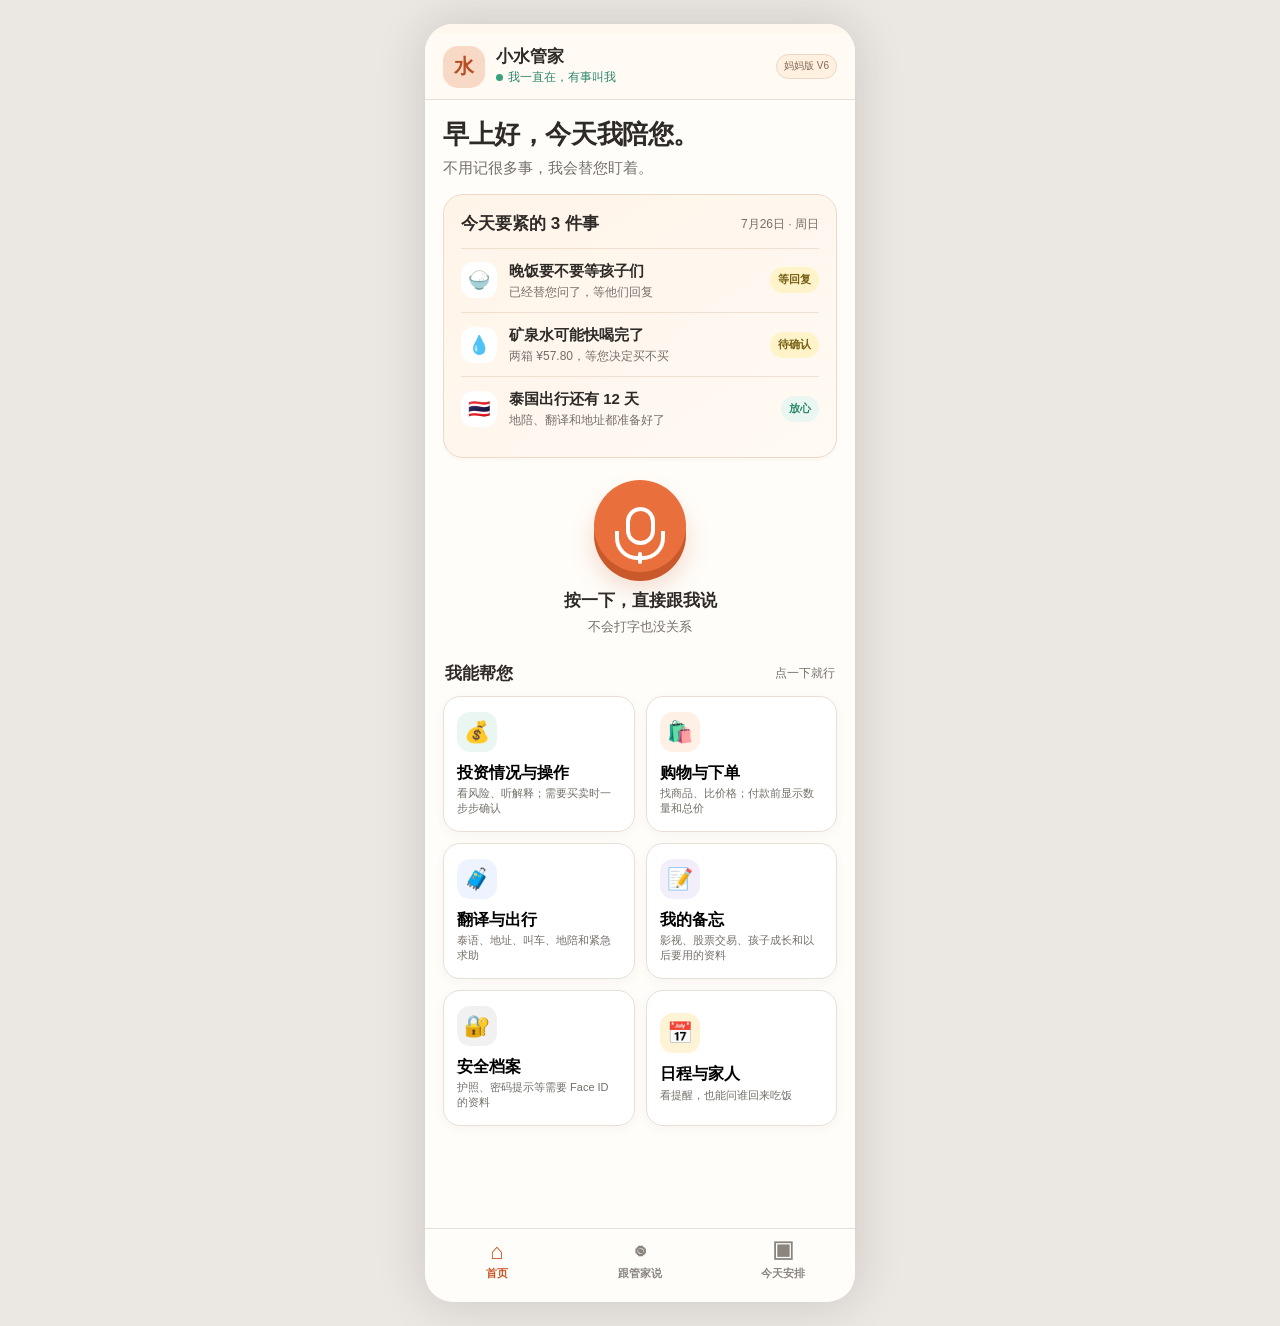
<file: mom-v6.html>
<!DOCTYPE html>
<html lang="zh-CN">
<head>
  <meta charset="UTF-8" />
  <meta name="viewport" content="width=device-width, initial-scale=1, viewport-fit=cover" />
  <meta name="theme-color" content="#fffaf4" />
  <title>小水管家 · 妈妈版 V6</title>
  <style>
    :root {
      --ink:#2d2a27;
      --muted:#746f69;
      --paper:#fffdf9;
      --cream:#fff8ee;
      --line:#e8e0d7;
      --orange:#e9703d;
      --orange-dark:#c95627;
      --orange-soft:#fff0e5;
      --green:#2d876e;
      --green-soft:#eaf6f1;
      --blue:#476eaa;
      --blue-soft:#eef4ff;
      --purple:#765e9c;
      --purple-soft:#f3effa;
      --yellow:#fff4c9;
      --shadow:0 10px 35px rgba(71,56,43,.10);
    }
    *{box-sizing:border-box}
    html,body{margin:0;min-height:100%;background:#ebe7e2;color:var(--ink)}
    body{font-family:-apple-system,BlinkMacSystemFont,"SF Pro Text","PingFang SC","Microsoft YaHei",Arial,sans-serif;-webkit-font-smoothing:antialiased;font-size:17px;line-height:1.45}
    button,input{font:inherit}
    button{cursor:pointer;-webkit-tap-highlight-color:transparent}

    .phone{
      width:100%;max-width:430px;min-height:100vh;margin:0 auto;background:var(--paper);
      position:relative;overflow:hidden;box-shadow:0 0 50px rgba(40,32,25,.16);
      display:flex;flex-direction:column;
    }
    .safe-top{height:max(12px,env(safe-area-inset-top));background:var(--cream)}
    .header{
      height:66px;padding:8px 18px;background:rgba(255,250,244,.96);backdrop-filter:blur(14px);
      display:flex;align-items:center;gap:11px;border-bottom:1px solid var(--line);position:sticky;top:0;z-index:20;
    }
    .butler-face{width:42px;height:42px;border-radius:15px;background:#f8d9c6;color:#b74e24;display:grid;place-items:center;font-weight:900;font-size:20px}
    .header-title{min-width:0;flex:1}
    .header-title b{display:block;font-size:17px;line-height:1.15}
    .header-title span{font-size:12px;color:var(--green);display:flex;align-items:center;gap:5px;margin-top:3px}
    .online-dot{width:7px;height:7px;background:#38a27f;border-radius:50%}
    .demo-tag{font-size:10px;color:#866b5a;background:#fff0df;border:1px solid #ebd6c5;padding:4px 7px;border-radius:999px;white-space:nowrap}

    .content{flex:1;min-height:0;padding-bottom:84px}
    .screen{display:none;animation:fade .18s ease}
    .screen.active{display:block}
    @keyframes fade{from{opacity:.4;transform:translateY(3px)}to{opacity:1;transform:none}}
    .home-pad,.page-pad{padding:18px}

    .hello h1{font-size:26px;line-height:1.25;margin:0 0 6px;letter-spacing:-.4px}
    .hello p{margin:0;color:var(--muted);font-size:15px}
    .today-card{margin-top:16px;background:linear-gradient(145deg,#fff4e8,#fffaf4);border:1px solid #efd8c6;border-radius:20px;padding:17px;box-shadow:0 3px 0 rgba(121,83,53,.02)}
    .today-head{display:flex;align-items:center;justify-content:space-between;margin-bottom:11px}
    .today-head b{font-size:17px}
    .today-head span{font-size:12px;color:var(--muted)}
    .today-item{display:grid;grid-template-columns:38px 1fr auto;gap:10px;align-items:center;padding:11px 0;border-top:1px solid rgba(208,178,153,.34)}
    .today-item:first-of-type{border-top:0}
    .today-icon{width:36px;height:36px;border-radius:12px;background:white;display:grid;place-items:center;font-size:18px}
    .today-copy b{font-size:15px;display:block}
    .today-copy span{font-size:12px;color:var(--muted);display:block;margin-top:2px}
    .mini-status{font-size:11px;font-weight:800;padding:5px 8px;border-radius:999px;background:var(--yellow);color:#765f13;white-space:nowrap}
    .mini-status.green{background:var(--green-soft);color:var(--green)}

    .voice-zone{text-align:center;padding:22px 8px 18px}
    .voice-orb{width:92px;height:92px;border:0;border-radius:50%;background:var(--orange);color:white;margin:auto;display:grid;place-items:center;box-shadow:0 9px 0 #c9582b,0 16px 26px rgba(197,88,43,.22);transition:.12s}
    .voice-orb:active{transform:translateY(5px);box-shadow:0 4px 0 #c9582b,0 10px 20px rgba(197,88,43,.18)}
    .mic{width:29px;height:38px;border:4px solid white;border-radius:17px;position:relative}
    .mic:before{content:"";position:absolute;width:42px;height:25px;border:4px solid white;border-top:0;border-radius:0 0 22px 22px;left:50%;top:20px;transform:translateX(-50%)}
    .mic:after{content:"";position:absolute;width:4px;height:12px;background:white;left:50%;top:41px;transform:translateX(-50%);border-radius:3px}
    .voice-zone b{display:block;margin-top:17px;font-size:17px}
    .voice-zone span{font-size:13px;color:var(--muted)}

    .quick-head{display:flex;justify-content:space-between;align-items:center;margin:5px 2px 10px}
    .quick-head b{font-size:17px}
    .quick-head span{font-size:12px;color:var(--muted)}
    .quick-grid{display:grid;grid-template-columns:1fr 1fr;gap:11px}
    .quick-btn{border:1px solid var(--line);background:white;border-radius:17px;padding:15px 13px;text-align:left;min-height:102px;box-shadow:0 3px 12px rgba(71,56,43,.04);transition:.12s}
    .quick-btn:active{transform:scale(.98);background:#fffaf5}
    .quick-emoji{width:40px;height:40px;border-radius:13px;display:grid;place-items:center;font-size:21px;margin-bottom:9px}
    .quick-btn b{display:block;font-size:16px}
    .quick-btn span{font-size:11px;color:var(--muted);display:block;margin-top:2px;line-height:1.35}
    .money .quick-emoji{background:var(--green-soft)}
    .shop .quick-emoji{background:var(--orange-soft)}
    .travel .quick-emoji{background:var(--blue-soft)}
    .chat .quick-emoji{background:var(--purple-soft)}
    .notes .quick-emoji{background:var(--purple-soft)}
    .vault .quick-emoji{background:#f1f1f1}
    .calendar .quick-emoji{background:#fff3d6}

    .bottom-nav{height:74px;padding-bottom:max(7px,env(safe-area-inset-bottom));background:rgba(255,253,249,.97);backdrop-filter:blur(14px);border-top:1px solid var(--line);display:grid;grid-template-columns:repeat(3,1fr);position:sticky;bottom:0;z-index:25}
    .bottom-btn{border:0;background:transparent;color:#8b8580;display:flex;flex-direction:column;align-items:center;justify-content:center;gap:3px;font-size:11px;font-weight:700}
    .bottom-btn i{font-style:normal;font-size:22px;line-height:1}
    .bottom-btn.active{color:var(--orange-dark)}

    .page-head{display:flex;align-items:center;gap:9px;margin-bottom:17px}
    .back{width:38px;height:38px;border-radius:50%;border:1px solid var(--line);background:white;font-size:22px;display:grid;place-items:center;color:var(--ink)}
    .page-title h1{font-size:23px;margin:0;line-height:1.2}
    .page-title p{font-size:12px;color:var(--muted);margin:4px 0 0}
    .hero{border-radius:20px;padding:18px;border:1px solid var(--line);margin-bottom:14px}
    .hero.green{background:var(--green-soft);border-color:#cce7db}
    .hero.orange{background:var(--orange-soft);border-color:#efd3bf}
    .hero.blue{background:var(--blue-soft);border-color:#d4e1f5}
    .hero.purple{background:var(--purple-soft);border-color:#dfd6ec}
    .hero h2{font-size:21px;margin:0 0 5px}
    .hero p{font-size:14px;color:#5f5a55;margin:0}
    .hero .big-ok{font-size:40px;margin-bottom:6px}
    .scope-card{background:white;border:1px solid var(--line);border-radius:17px;padding:14px 15px;margin:0 0 14px;box-shadow:0 3px 12px rgba(71,56,43,.04)}
    .scope-card b{display:block;font-size:15px;margin-bottom:4px}
    .scope-card p{font-size:13px;color:var(--muted);margin:0;line-height:1.5}
    .decision-card{background:linear-gradient(145deg,#fff3e8,#fffaf4);border:1px solid #efd3bf;border-radius:20px;padding:17px;margin-bottom:14px}
    .decision-card h2{font-size:21px;margin:0 0 5px}
    .decision-card>p{font-size:14px;color:var(--muted);margin:0}
    .decision-detail{background:white;border-radius:14px;padding:12px 13px;margin-top:13px;text-align:center;font-size:14px;line-height:1.55}
    .decision-actions{display:grid;grid-template-columns:1.35fr 1fr;gap:9px;margin-top:12px}
    .decision-actions .large-btn{margin:0;font-size:16px;padding:13px 10px}
    .decision-done{text-align:center;padding:8px 0}
    .decision-done strong{display:block;font-size:21px;margin-top:6px}
    .note-search{background:white;border:2px solid #d9cbea;border-radius:17px;padding:11px 12px;display:flex;align-items:center;gap:8px;margin-bottom:14px}
    .note-search input{border:0;outline:0;min-width:0;flex:1;font-size:15px;background:transparent}
    .note-search button{border:0;background:var(--purple-soft);color:var(--purple);width:40px;height:40px;border-radius:12px;font-size:18px}
    .note-grid{display:grid;grid-template-columns:1fr 1fr;gap:11px;margin-bottom:14px}
    .note-card{border:1px solid var(--line);background:white;border-radius:18px;padding:14px 13px;text-align:left;min-height:145px;box-shadow:0 3px 12px rgba(71,56,43,.04)}
    .note-card:active{transform:scale(.98);background:#fffaf5}
    .note-icon{width:42px;height:42px;border-radius:13px;background:var(--purple-soft);display:grid;place-items:center;font-size:22px;margin-bottom:9px}
    .note-card b{display:block;font-size:16px;margin-bottom:4px}
    .note-card span{display:block;font-size:12px;color:var(--muted);line-height:1.4}
    .note-count{margin-top:9px!important;color:var(--purple)!important;font-weight:800}
    .note-entry{background:white;border:1px solid var(--line);border-radius:15px;padding:12px 13px;margin:9px 0;text-align:left}
    .note-entry b{display:block;font-size:15px}
    .note-entry span{display:block;font-size:12px;color:var(--muted);margin-top:3px;line-height:1.45}
    .rule-note{display:flex;gap:9px;align-items:flex-start;background:white;border:1px solid var(--line);border-radius:14px;padding:12px;margin:13px 0}
    .rule-note i{font-style:normal}
    .rule-note b{display:block;font-size:14px}
    .rule-note span{display:block;color:var(--muted);font-size:12px;margin-top:2px}
    .large-btn{width:100%;border:0;border-radius:15px;padding:15px 16px;background:var(--orange);color:white;font-weight:800;font-size:17px;margin-top:10px;box-shadow:0 5px 0 #c9582b}
    .large-btn:active{transform:translateY(3px);box-shadow:0 2px 0 #c9582b}
    .large-btn.secondary{background:white;color:var(--ink);border:1px solid var(--line);box-shadow:none}
    .large-btn.green{background:var(--green);box-shadow:0 5px 0 #226a56}
    .list-card{background:white;border:1px solid var(--line);border-radius:17px;overflow:hidden;margin-bottom:13px}
    .list-title{padding:13px 15px;border-bottom:1px solid var(--line);font-size:14px;font-weight:800;background:#fffcf8}
    .list-row{display:grid;grid-template-columns:44px 1fr auto;gap:10px;align-items:center;padding:13px 14px;border-bottom:1px solid #f0ebe5}
    .list-row:last-child{border-bottom:0}
    .list-icon{width:42px;height:42px;border-radius:13px;background:var(--cream);display:grid;place-items:center;font-size:21px}
    .list-copy b{display:block;font-size:15px}
    .list-copy span{display:block;color:var(--muted);font-size:12px;margin-top:2px}
    .row-action{border:1px solid var(--line);background:white;border-radius:11px;padding:8px 10px;font-size:13px;font-weight:750;color:var(--orange-dark)}

    .shop-search{background:white;border:2px solid #efc3a9;border-radius:17px;padding:13px 14px;display:flex;align-items:center;gap:9px;margin-bottom:14px}
    .shop-search input{border:0;outline:0;min-width:0;flex:1;font-size:16px;background:transparent}
    .shop-search button{border:0;background:var(--orange-soft);color:var(--orange-dark);width:38px;height:38px;border-radius:12px;font-size:18px}
    .cart-bar{position:sticky;bottom:77px;background:#2e2a27;color:white;border-radius:17px;margin:15px 0 3px;padding:13px 15px;display:flex;align-items:center;gap:10px;box-shadow:var(--shadow)}
    .cart-bar div{flex:1}
    .cart-bar b{display:block}
    .cart-bar span{font-size:12px;color:#d9d3cf}
    .cart-bar button{border:0;background:#ffd0b8;color:#7d3215;border-radius:12px;padding:10px 13px;font-weight:850}

    .phrase-card{background:white;border:1px solid var(--line);border-radius:17px;padding:15px;margin-bottom:12px}
    .phrase-label{font-size:12px;color:var(--muted);margin-bottom:7px}
    .thai{font-size:22px;font-weight:850;color:var(--blue);line-height:1.35}
    .pronounce{font-size:13px;color:var(--muted);margin-top:5px}
    .phrase-actions{display:flex;gap:8px;margin-top:12px}
    .small-btn{border:1px solid var(--line);background:white;border-radius:11px;padding:9px 11px;font-size:13px;font-weight:750}
    .small-btn.blue{background:var(--blue);color:white;border-color:var(--blue)}

    .chat-wrap{padding:12px 15px 130px}
    .message{display:flex;gap:9px;margin:13px 0;align-items:flex-end}
    .message.me{justify-content:flex-end}
    .chat-face{width:32px;height:32px;border-radius:11px;background:#f8d9c6;display:grid;place-items:center;font-size:14px;font-weight:900;flex:none}
    .bubble{max-width:79%;padding:11px 13px;border-radius:17px 17px 17px 5px;background:#f1ede8;font-size:15px}
    .message.me .bubble{background:var(--orange);color:white;border-radius:17px 17px 5px 17px}
    .bubble small{display:block;margin-top:5px;opacity:.7;font-size:10px}
    .chat-compose{position:absolute;left:0;right:0;bottom:74px;background:rgba(255,253,249,.97);border-top:1px solid var(--line);padding:10px 12px;display:flex;gap:8px;z-index:10}
    .chat-compose input{min-width:0;flex:1;border:1px solid var(--line);border-radius:15px;padding:12px 13px;background:white;outline:0}
    .voice-small{width:48px;border:0;border-radius:15px;background:var(--orange);color:white;font-size:22px}

    .vault-warning{background:#fff8dc;border:1px solid #ecd782;border-radius:15px;padding:12px 13px;margin-bottom:14px;font-size:13px;color:#66561e}
    .vault-row{display:grid;grid-template-columns:45px 1fr auto;gap:10px;align-items:center;padding:14px;border-bottom:1px solid #f0ebe5}
    .vault-row:last-child{border-bottom:0}
    .vault-value{font-family:ui-monospace,SFMono-Regular,Menlo,monospace;letter-spacing:1px;color:var(--muted);font-size:13px;margin-top:3px}
    .face-btn{border:0;background:#2f2f30;color:white;border-radius:12px;padding:9px 10px;font-size:12px;font-weight:750}

    .timeline{position:relative;padding-left:26px}
    .timeline:before{content:"";position:absolute;left:9px;top:8px;bottom:8px;width:2px;background:#eadfd5}
    .event{position:relative;background:white;border:1px solid var(--line);border-radius:16px;padding:14px;margin-bottom:13px}
    .event:before{content:"";position:absolute;left:-23px;top:20px;width:11px;height:11px;border-radius:50%;background:var(--orange);border:3px solid var(--paper)}
    .event-time{font-size:12px;color:var(--orange-dark);font-weight:850}
    .event h3{font-size:16px;margin:3px 0}
    .event p{font-size:12px;color:var(--muted);margin:0}
    .family-card{background:var(--purple-soft);border:1px solid #ddd2ec;border-radius:18px;padding:15px;margin-bottom:15px}
    .family-card h2{font-size:18px;margin:0 0 5px}
    .family-card p{font-size:13px;color:var(--muted);margin:0 0 12px}
    .family-status{background:white;border-radius:13px;padding:11px;display:flex;align-items:center;gap:9px}
    .family-status b{font-size:14px;display:block}
    .family-status span{font-size:11px;color:var(--muted);display:block}

    .sheet-bg{position:fixed;inset:0;background:rgba(28,22,18,.45);display:none;align-items:flex-end;justify-content:center;z-index:60;padding:0}
    .sheet-bg.open{display:flex}
    .sheet{width:100%;max-width:430px;background:var(--paper);border-radius:24px 24px 0 0;padding:12px 18px calc(18px + env(safe-area-inset-bottom));box-shadow:0 -18px 45px rgba(52,42,34,.18);animation:up .2s ease}
    @keyframes up{from{transform:translateY(30px);opacity:.4}to{transform:none;opacity:1}}
    .handle{width:44px;height:5px;background:#d8d1cb;border-radius:5px;margin:0 auto 15px}
    .sheet h2{font-size:21px;margin:0 0 6px}
    .sheet p{font-size:14px;color:var(--muted);margin:0 0 14px}
    .order-summary{border:1px solid var(--line);border-radius:15px;padding:13px;margin-bottom:12px}
    .summary-row{display:flex;justify-content:space-between;margin:7px 0;font-size:14px}
    .summary-row.total{border-top:1px solid var(--line);padding-top:9px;font-weight:850;font-size:16px}
    .face-id{width:72px;height:72px;margin:10px auto 13px;border:4px dashed #1d1d1f;border-radius:19px;display:grid;place-items:center;font-size:30px}
    .sensitive-demo{background:#f4f4f4;border-radius:14px;padding:13px;text-align:center;font-family:ui-monospace,SFMono-Regular,monospace;letter-spacing:2px;margin:11px 0;font-size:17px}
    .toast{position:fixed;left:50%;bottom:95px;z-index:90;transform:translate(-50%,15px);width:max-content;max-width:calc(100% - 36px);background:#2e2a27;color:white;border-radius:13px;padding:11px 14px;font-size:13px;opacity:0;pointer-events:none;transition:.2s;text-align:center}
    .toast.show{opacity:1;transform:translate(-50%,0)}

    @media(min-width:431px){.phone{min-height:880px;margin:24px auto;border-radius:28px}.safe-top{height:10px}.bottom-nav{border-radius:0 0 28px 28px}.sheet-bg{align-items:center}.sheet{border-radius:24px;max-height:85vh}}
  </style>
</head>
<body>
  <div class="phone">
    <div class="safe-top"></div>
    <header class="header">
      <div class="butler-face">水</div>
      <div class="header-title"><b>小水管家</b><span><i class="online-dot"></i> 我一直在，有事叫我</span></div>
      <div class="demo-tag">妈妈版 V6</div>
    </header>

    <main class="content">
      <section class="screen active" id="screen-home">
        <div class="home-pad">
          <div class="hello"><h1>早上好，今天我陪您。</h1><p>不用记很多事，我会替您盯着。</p></div>

          <div class="today-card">
            <div class="today-head"><b>今天要紧的 3 件事</b><span>7月26日 · 周日</span></div>
            <div class="today-item" onclick="showScreen('calendar')"><div class="today-icon">🍚</div><div class="today-copy"><b>晚饭要不要等孩子们</b><span>已经替您问了，等他们回复</span></div><div class="mini-status">等回复</div></div>
            <div class="today-item" id="todayWater" onclick="showScreen('shop')"><div class="today-icon">💧</div><div class="today-copy"><b>矿泉水可能快喝完了</b><span>两箱 ¥57.80，等您决定买不买</span></div><div class="mini-status">待确认</div></div>
            <div class="today-item" onclick="showScreen('travel')"><div class="today-icon">🇹🇭</div><div class="today-copy"><b>泰国出行还有 12 天</b><span>地陪、翻译和地址都准备好了</span></div><div class="mini-status green">放心</div></div>
          </div>

          <div class="voice-zone"><button class="voice-orb" onclick="showScreen('chat')" aria-label="按住说话"><span class="mic"></span></button><b>按一下，直接跟我说</b><span>不会打字也没关系</span></div>

          <div class="quick-head"><b>我能帮您</b><span>点一下就行</span></div>
          <div class="quick-grid">
            <button class="quick-btn money" onclick="showScreen('money')"><div class="quick-emoji">💰</div><b>投资情况与操作</b><span>看风险、听解释；需要买卖时一步步确认</span></button>
            <button class="quick-btn shop" onclick="showScreen('shop')"><div class="quick-emoji">🛍️</div><b>购物与下单</b><span>找商品、比价格；付款前显示数量和总价</span></button>
            <button class="quick-btn travel" onclick="showScreen('travel')"><div class="quick-emoji">🧳</div><b>翻译与出行</b><span>泰语、地址、叫车、地陪和紧急求助</span></button>
            <button class="quick-btn notes" onclick="showScreen('notes')"><div class="quick-emoji">📝</div><b>我的备忘</b><span>影视、股票交易、孩子成长和以后要用的资料</span></button>
            <button class="quick-btn vault" onclick="showScreen('vault')"><div class="quick-emoji">🔐</div><b>安全档案</b><span>护照、密码提示等需要 Face ID 的资料</span></button>
            <button class="quick-btn calendar" onclick="showScreen('calendar')"><div class="quick-emoji">📅</div><b>日程与家人</b><span>看提醒，也能问谁回来吃饭</span></button>
          </div>
        </div>
      </section>

      <section class="screen" id="screen-money">
        <div class="page-pad">
          <div class="page-head"><button class="back" onclick="showScreen('home')">‹</button><div class="page-title"><h1>投资情况与操作</h1><p>只说重要的，不用看复杂数字</p></div></div>
          <div class="scope-card"><b>这里能帮您做什么</b><p>查看账户有没有风险、把市场变化讲明白；真的需要买卖时，我会一步一步带您确认。不会自动替您交易。</p></div>
          <div class="hero green"><div class="big-ok">✓</div><h2>今天不用您操作</h2><p>账户没有触发家人帮您设定的风险提醒。市场有波动，但目前不需要买卖。</p></div>
          <div class="rule-note"><i>🛡️</i><div><b>不会偷偷替您买卖</b><span>任何交易都会先告诉您，并请您用 Face ID 确认。</span></div></div>
          <div class="list-card"><div class="list-title">今天最值得知道的</div><div class="list-row"><div class="list-icon">📉</div><div class="list-copy"><b>市场今天有些下跌</b><span>您的长期计划没有改变，不用慌</span></div><button class="row-action" onclick="speakMock('市场今天有一些波动，但没有触发您的风险规则。')">听解释</button></div><div class="list-row"><div class="list-icon">💵</div><div class="list-copy"><b>本月花费在预算内</b><span>离家人设定的提醒线还有距离</span></div><button class="row-action" onclick="showToast('已为您打开简单说明（mock）')">看一眼</button></div></div>
          <button class="large-btn green" onclick="askButler('我想问问今天的投资情况')">我还有问题，问管家</button>
          <button class="large-btn secondary" onclick="showToast('已准备给儿子的消息，发送前会让您确认')">这件事问问儿子</button>
        </div>
      </section>

      <section class="screen" id="screen-shop">
        <div class="page-pad">
          <div class="page-head"><button class="back" onclick="showScreen('home')">‹</button><div class="page-title"><h1>购物与下单</h1><p>找商品、比价格、安排送货和付款确认</p></div></div>
          <div class="scope-card"><b>这里能帮您做什么</b><p>可以找常买的东西、比较价格和送货时间。付款前会把商品、数量、送到哪里、什么时候到和总价一次讲清楚。</p></div>
          <div class="decision-card" id="waterDecision"><h2>矿泉水可能快喝完了</h2><p>按您平时的用量，我先替您看了一下。</p><div class="decision-detail"><b>常买的矿泉水 · 2 箱</b><br>明天下午送到家里 · 合计 ¥57.80</div><div class="decision-actions"><button class="large-btn" onclick="oneTapOrderV5()">好，买吧 · ¥57.80</button><button class="large-btn secondary" onclick="skipWaterV5()">不用，家里还有</button></div></div>
          <div class="shop-search"><input id="shopInput" placeholder="比如：矿泉水、纸巾、拖鞋"/><button onclick="voiceShop()">🎙</button></div>
          <div class="hero orange"><h2>还想买别的东西？</h2><p>可以直接说商品名称。我会优先找您买过、评价好、送货快的，不让广告排在前面。</p></div>
          <div class="list-card"><div class="list-row"><div class="list-icon">🧻</div><div class="list-copy"><b>比如：抽纸</b><span>我会先问数量，再把总价一次给您看</span></div><button class="row-action" onclick="voiceShop()">告诉我</button></div><div class="list-row"><div class="list-icon">🥿</div><div class="list-copy"><b>比如：防滑拖鞋</b><span>我会先问尺码和颜色，再帮您挑</span></div><button class="row-action" onclick="askButler('帮我买一双防滑拖鞋')">帮我选</button></div></div>
          <div class="rule-note"><i>✅</i><div><b>常买的小额商品，只确认一次</b><span>品牌、数量、地址或价格异常时，我才会多问一句；否则点“买吧”后直接调用 Face ID。</span></div></div>
        </div>
      </section>

      <section class="screen" id="screen-travel">
        <div class="page-pad">
          <div class="page-head"><button class="back" onclick="showScreen('home')">‹</button><div class="page-title"><h1>翻译与出行</h1><p>泰语、地址、叫车、地陪和求助</p></div></div>
          <div class="scope-card"><b>这里能帮您做什么</b><p>把中文翻成泰语、给司机看地址、帮您叫车、联系中文地陪；遇到困难时还能联系家人或紧急服务。</p></div>
          <div class="hero blue"><h2>不用记泰语，给对方看就行</h2><p>遇到问题先按下面的大按钮。需要真人时，我会帮您联系地陪或家人。</p></div>
          <div class="list-card"><div class="list-title">现在最常用</div><div class="list-row"><div class="list-icon">🚕</div><div class="list-copy"><b>给司机看酒店地址</b><span>泰文地址 + 地图，一键放大</span></div><button class="row-action" onclick="showPhrase('请带我去这个酒店','กรุณาพาฉันไปที่โรงแรมนี้','卡鲁纳 帕 灿 拜 提 荣蓝 尼')">打开</button></div><div class="list-row"><div class="list-icon">💊</div><div class="list-copy"><b>我要去药店</b><span>告诉对方您哪里不舒服</span></div><button class="row-action" onclick="showPhrase('请问最近的药店在哪里？','ร้านขายยาที่ใกล้ที่สุดอยู่ที่ไหน','然 卡呀 提 盖 提素 有 提奈')">打开</button></div><div class="list-row"><div class="list-icon">🆘</div><div class="list-copy"><b>我需要帮助</b><span>联系地陪、家人或紧急服务</span></div><button class="row-action" onclick="openHelpSheet()">求助</button></div></div>
          <div class="phrase-card"><div class="phrase-label">今天可以先学一句</div><div class="thai">ขอบคุณค่ะ</div><div class="pronounce">谢谢 · “扩坤 卡”</div><div class="phrase-actions"><button class="small-btn blue" onclick="speakMock('扩坤卡')">🔊 放给对方听</button><button class="small-btn" onclick="showToast('已把泰语放大显示')">放大给人看</button></div></div>
          <button class="large-btn" onclick="askButler('我现在在泰国，需要你陪我出门')">打开实时地陪模式</button>
        </div>
      </section>

      <section class="screen" id="screen-notes">
        <div class="page-pad">
          <div class="page-head"><button class="back" onclick="showScreen('home')">‹</button><div class="page-title"><h1>我的备忘</h1><p>按您自己的分类，直接找到以前记过的内容</p></div></div>
          <div class="scope-card"><b>备忘能做什么</b><p>保存会不断增加、以后需要反复查找的文字、照片、文件和链接。它按您的生活分类整理，不会和护照、密码提示等安全档案混在一起。</p></div>
          <div class="note-search"><input id="noteSearchInput" placeholder="搜索：电影、卖出记录、英语课文……"/><button onclick="searchNotes()" aria-label="搜索备忘">⌕</button></div>
          <div class="note-grid">
            <button class="note-card" onclick="openNoteCategory('film')"><div class="note-icon">🎬</div><b>影视记录</b><span>看过的电影、电视剧、主要演员和自己的感想</span><span class="note-count">演示 · 18 条</span></button>
            <button class="note-card" onclick="openNoteCategory('trade')"><div class="note-icon">📈</div><b>股票交易</b><span>买卖日期、价格、股数和当时为什么操作</span><span class="note-count">演示 · 26 笔</span></button>
            <button class="note-card" onclick="openNoteCategory('child')"><div class="note-icon">🌱</div><b>孩子成长</b><span>英语课文、背诵要求、老师说明和成长照片</span><span class="note-count">演示 · 42 项</span></button>
            <button class="note-card" onclick="openNoteCategory('future')"><div class="note-icon">📌</div><b>将来要用</b><span>以后办事会用到的资料、链接、截图和文件</span><span class="note-count">演示 · 13 项</span></button>
          </div>
          <button class="large-btn" onclick="openNewNote()">记一条新的备忘</button>
          <div class="rule-note"><i>🗂️</i><div><b>分类由您决定</b><span>可以增加、改名或合并分类。AI 可以建议放哪里，但不会擅自改变您的分类。</span></div></div>
        </div>
      </section>

      <section class="screen" id="screen-chat">
        <div class="chat-wrap" id="chatWrap">
          <div class="page-head"><div class="page-title"><h1>生活管家</h1><p>生活琐事、问题解答和联系家人</p></div></div>
          <div class="scope-card"><b>生活管家能做什么</b><p>可以聊生活琐事、问事情怎么做，也可以替您联系家人。需要购物、出行或安排日程时，我会带您去对应的页面。</p></div>
          <div class="message"><div class="chat-face">水</div><div class="bubble">早上好。今天晚饭的事我已经替您问孩子们了，有回复我马上告诉您。<small>小水管家 · 8:20</small></div></div>
          <div class="message me"><div class="bubble">帮我看看泰国要带什么。<small>您 · 8:22</small></div></div>
          <div class="message"><div class="chat-face">水</div><div class="bubble">好。护照、常用药和充电器我都放进清单了。护照信息在加密资料柜里，不会发到聊天中。<small>小水管家 · 8:22</small></div></div>
          <div class="message"><div class="chat-face">水</div><div class="bubble">您也可以直接说：“帮我买东西”“今天有什么安排”或者“我想聊聊天”。<small>小水管家 · 现在</small></div></div>
        </div>
        <div class="chat-compose"><input id="chatInput" placeholder="打字，或者按右边说话"/><button class="voice-small" onclick="mockVoice()">🎙</button></div>
      </section>

      <section class="screen" id="screen-vault">
        <div class="page-pad">
          <div class="page-head"><button class="back" onclick="showScreen('home')">‹</button><div class="page-title"><h1>安全档案</h1><p>护照、密码提示、家庭地址和联系人</p></div></div>
          <div class="scope-card"><b>安全档案能做什么</b><p>保存相对固定、需要保护的凭证信息。真实内容只在 Face ID 通过后短暂显示，不进入聊天；这里不是日常备忘。</p></div>
          <div class="vault-warning">演示页面没有保存任何真实号码或密码。正式产品也不会把这些内容放进聊天记录。</div>
          <div class="list-card"><div class="vault-row"><div class="list-icon">🛂</div><div class="list-copy"><b>护照信息</b><div class="vault-value">E••••••• · 尾号 4821</div></div><button class="face-btn" onclick="openVault('护照信息','E••••••• · 尾号 4821')">Face ID 查看</button></div><div class="vault-row"><div class="list-icon">🔑</div><div class="list-copy"><b>常用密码提示</b><div class="vault-value">••••••••</div></div><button class="face-btn" onclick="openVault('密码提示','只展示安全提示，不保存手机解锁密码')">Face ID 查看</button></div><div class="vault-row"><div class="list-icon">🏠</div><div class="list-copy"><b>家庭地址与联系人</b><div class="vault-value">已保存 3 项</div></div><button class="face-btn" onclick="openVault('家庭资料','地址和联系人仍保持遮罩')">Face ID 查看</button></div></div>
          <div class="rule-note"><i>🔒</i><div><b>管家只知道“去哪里找”</b><span>真正的号码放在加密资料柜中。需要时由您用 Face ID 打开，不进入 Agent 记忆。</span></div></div>
          <button class="large-btn secondary" onclick="showToast('将由家人协助添加，保存前需要双方确认')">请家人帮我添加资料</button>
        </div>
      </section>

      <section class="screen" id="screen-calendar">
        <div class="page-pad">
          <div class="page-head"><button class="back" onclick="showScreen('home')">‹</button><div class="page-title"><h1>日程与家人</h1><p>提醒、行程和需要向家人确认的事情</p></div></div>
          <div class="scope-card"><b>这里能帮您做什么</b><p>查看今天的安排、接收出发和取件提醒，也能替您询问家人谁回来吃饭，并在收到回复后更新晚饭时间和人数。</p></div>
          <div class="family-card"><h2>今晚要不要等孩子们吃饭？</h2><p>我已经替您问了儿子和儿媳，不需要您再发一次。</p><div class="family-status" id="familyStatus"><div class="list-icon">💬</div><div style="flex:1"><b>等待回复</b><span>消息已送达 · 18分钟前</span></div><div class="mini-status">等一下</div></div><button class="large-btn secondary" onclick="simulateFamilyReply()">演示：收到家人回复</button></div>
          <div class="timeline"><div class="event"><div class="event-time">上午 10:30</div><h3>取快递</h3><p>快递柜取件码已放进提醒，打开时用 Face ID 看。</p></div><div class="event"><div class="event-time">下午 3:00</div><h3>和朋友喝茶</h3><p>出发前 30 分钟提醒您，并帮您叫车。</p></div><div class="event"><div class="event-time">晚上 6:30</div><h3>晚饭</h3><p>等孩子们回复后，我会自动更新人数和时间。</p></div></div>
          <button class="large-btn" onclick="askButler('帮我安排一件新事情')">帮我安排新事情</button>
        </div>
      </section>
    </main>

    <nav class="bottom-nav"><button class="bottom-btn active" data-bottom="home" onclick="showScreen('home')"><i>⌂</i>首页</button><button class="bottom-btn" data-bottom="chat" onclick="showScreen('chat')"><i>◉</i>跟管家说</button><button class="bottom-btn" data-bottom="calendar" onclick="showScreen('calendar')"><i>▣</i>今天安排</button></nav>
  </div>

  <div class="sheet-bg" id="sheetBg" onclick="backdropClose(event)"><div class="sheet" id="sheet"><div class="handle"></div><div id="sheetBody"></div></div></div>
  <div class="toast" id="toast"></div>

  <script>
    const screenTitles={home:'小水管家',money:'投资情况与操作',shop:'购物与下单',travel:'翻译与出行',notes:'我的备忘',chat:'生活管家',vault:'安全档案',calendar:'日程与家人'};
    let cart={name:'',price:''};
    const noteCategories={
      film:{title:'影视记录',desc:'电影、电视剧、主要演员和自己的感想',entries:[['《无间道》','电影 · 主要演员：刘德华、梁朝伟、黄秋生、曾志伟'],['《漫长的季节》','电视剧 · 主要演员：范伟、秦昊、陈明昊']]},
      trade:{title:'股票交易',desc:'买卖日期、价格、股数和当时的操作原因',entries:[['演示股票 A · 卖出记录','7月18日 · 卖出 100 股 · 每股 $48.20'],['演示股票 B · 买入记录','6月03日 · 买入 50 股 · 每股 $126.40']]},
      child:{title:'孩子成长',desc:'课文、背诵要求、老师说明和成长照片',entries:[['英语朗诵练习','课文：My Family · 老师要求周五前背诵 · 附 2 张照片'],['本月成长照片','朗诵练习、绘画作品和户外活动 · 共 8 张']]},
      future:{title:'将来要用',desc:'以后办事会用到的资料、链接、截图和文件',entries:[['下次办签证要用的材料','材料清单、官网链接和预约注意事项'],['家电维修资料','型号照片、保修说明和维修电话']]}
    };

    function showScreen(name){
      document.querySelectorAll('.screen').forEach(x=>x.classList.remove('active'));
      const target=document.getElementById('screen-'+name); if(target) target.classList.add('active');
      document.querySelectorAll('.bottom-btn').forEach(x=>x.classList.toggle('active',x.dataset.bottom===name || (name==='money'||name==='shop'||name==='travel'||name==='notes'||name==='vault')&&x.dataset.bottom==='home'));
      window.scrollTo({top:0,behavior:'smooth'});
      if(name==='chat') setTimeout(()=>{const c=document.getElementById('chatWrap');c.scrollTop=c.scrollHeight},100);
    }
    function showToast(text){const t=document.getElementById('toast');t.textContent=text;t.classList.add('show');clearTimeout(window.tt);window.tt=setTimeout(()=>t.classList.remove('show'),2600)}
    function openSheet(html){document.getElementById('sheetBody').innerHTML=html;document.getElementById('sheetBg').classList.add('open')}
    function closeSheet(){document.getElementById('sheetBg').classList.remove('open')}
    function backdropClose(e){if(e.target.id==='sheetBg')closeSheet()}

    function askButler(text){showScreen('chat');setTimeout(()=>addChat(text,true),120);setTimeout(()=>addChat('好，我来帮您。正式产品里我会继续追问最少的必要信息，然后再行动。',false),550)}
    function addChat(text,mine){const wrap=document.getElementById('chatWrap');const div=document.createElement('div');div.className='message'+(mine?' me':'');div.innerHTML=mine?'<div class="bubble"></div>':'<div class="chat-face">水</div><div class="bubble"></div>';div.querySelector('.bubble').textContent=text;wrap.appendChild(div);window.scrollTo({top:document.body.scrollHeight,behavior:'smooth'})}
    document.getElementById('chatInput').addEventListener('keydown',e=>{if(e.key==='Enter'){const v=e.target.value.trim();if(!v)return;addChat(v,true);e.target.value='';setTimeout(()=>addChat('我听见了。我会先确认清楚，再帮您办理。',false),500)}})
    function mockVoice(){showToast('正在听您说话……（演示）');setTimeout(()=>{addChat('帮我问问他们晚上回不回来吃饭。',true);setTimeout(()=>addChat('已经问过了，正在等回复。我不会重复打扰他们。',false),450)},800)}
    function speakMock(text){showToast('🔊 '+text)}

    function escapeHtml(value){return String(value).replace(/[&<>'"]/g,ch=>({'&':'&amp;','<':'&lt;','>':'&gt;',"'":'&#39;','"':'&quot;'}[ch]))}
    function noteEntriesHtml(cat){return cat.entries.map(e=>'<div class="note-entry"><b>'+escapeHtml(e[0])+'</b><span>'+escapeHtml(e[1])+'</span></div>').join('')}
    function openNoteCategory(key){const cat=noteCategories[key];if(!cat)return;openSheet('<h2>'+escapeHtml(cat.title)+'</h2><p>'+escapeHtml(cat.desc)+'</p>'+noteEntriesHtml(cat)+'<button class="large-btn" onclick="showToast(\'可以直接说、拍照或选择文件（演示）\');closeSheet()">在这个分类记一条</button><button class="large-btn secondary" onclick="closeSheet()">返回分类</button>')}
    function searchNotes(){const input=document.getElementById('noteSearchInput');const q=(input?.value||'').trim();if(!q){showToast('请说或输入要找的内容');return}let key='future';if(/电影|电视|演员|影视|无间道|漫长/.test(q))key='film';else if(/股票|买入|卖出|价格|股/.test(q))key='trade';else if(/孩子|英语|课文|背诵|老师|照片|成长/.test(q))key='child';const cat=noteCategories[key];openSheet('<h2>搜索结果</h2><p>“'+escapeHtml(q)+'” · 找到在「'+escapeHtml(cat.title)+'」</p>'+noteEntriesHtml(cat)+'<button class="large-btn" onclick="closeSheet()">找到了</button><button class="large-btn secondary" onclick="openNoteCategory(\''+key+'\')">查看整个分类</button>')}
    function openNewNote(){openSheet('<h2>记一条新的备忘</h2><p>可以直接说、拍一张照片，或者选择一个文件。我会建议分类，保存前请您确认。</p><button class="large-btn" onclick="showToast(\'正在听您说话……（演示）\');closeSheet()">🎙 直接说</button><button class="large-btn secondary" onclick="showToast(\'准备打开相机（演示）\');closeSheet()">📷 拍照片</button><button class="large-btn secondary" onclick="showToast(\'准备选择文件（演示）\');closeSheet()">📎 选择文件</button><button class="large-btn secondary" onclick="closeSheet()">取消</button>')}
    document.getElementById('noteSearchInput').addEventListener('keydown',e=>{if(e.key==='Enter')searchNotes()});

    function updateWaterToday(title,detail,status){const item=document.getElementById('todayWater');if(!item)return;item.querySelector('.today-copy b').textContent=title;item.querySelector('.today-copy span').textContent=detail;const badge=item.querySelector('.mini-status');badge.textContent=status;badge.classList.add('green')}
    function oneTapOrderV5(){const card=document.getElementById('waterDecision');if(!card)return;card.innerHTML='<div class="decision-done"><div class="face-id">⌁</div><strong>正在用 Face ID 确认</strong><p>不再打开新的商品确认页面。</p></div>';setTimeout(()=>{card.innerHTML='<div class="decision-done"><div class="big-ok">✓</div><strong>买好了</strong><p>两箱矿泉水，¥57.80。明天下午送到家里。</p></div>';updateWaterToday('矿泉水明天下午送到','两箱已确认 · 合计 ¥57.80','已安排');showToast('✓ 已确认购买')},900)}
    function skipWaterV5(){const card=document.getElementById('waterDecision');if(!card)return;card.innerHTML='<div class="decision-done"><div class="big-ok">✓</div><strong>好的，这次不买</strong><p>我过一段时间再问您，不会重复打扰。</p></div>';updateWaterToday('矿泉水这次不用买','家里还有，过一段时间再问','已处理')}
    function addCart(name,price){cart={name,price};const nameEl=document.getElementById('cartName'),priceEl=document.getElementById('cartPrice'),bar=document.getElementById('cartBar');if(!nameEl||!priceEl||!bar)return;nameEl.textContent=name;priceEl.textContent='合计 ¥'+price+' · 下单前还要确认';bar.style.display='flex';showToast('已加入，尚未付款')}
    function voiceShop(){showToast('请直接说您想买什么……（演示）');document.getElementById('shopInput').value='帮我买两箱常喝的矿泉水'}
    function openOrderSheet(){if(!cart.name)return;openSheet('<h2>请您最后确认</h2><p>我不会在您确认前付款。</p><div class="order-summary"><div class="summary-row"><span>商品</span><b>'+cart.name+'</b></div><div class="summary-row"><span>送到</span><b>家里 · 明天下午</b></div><div class="summary-row"><span>付款方式</span><b>家庭日常卡 · 尾号 3028</b></div><div class="summary-row total"><span>合计</span><b>¥'+cart.price+'</b></div></div><button class="large-btn" onclick="confirmOrder()">用 Face ID 确认付款</button><button class="large-btn secondary" onclick="closeSheet()">先不买</button>')}
    function confirmOrder(){document.getElementById('sheetBody').innerHTML='<div class="face-id">⌁</div><h2 style="text-align:center">正在确认是您本人</h2><p style="text-align:center">正式产品会调用 iPhone 的 Face ID，不会知道您的解锁密码。</p>';setTimeout(()=>{closeSheet();showToast('✓ 演示完成：订单已确认')},1500)}

    function showPhrase(chinese,thai,pronounce){openSheet('<h2>'+chinese+'</h2><p>把下面这句话给对方看，或者点播放。</p><div class="sensitive-demo" style="font-family:inherit;letter-spacing:0;font-size:24px;color:var(--blue)">'+thai+'</div><p style="text-align:center">读音：'+pronounce+'</p><button class="large-btn" onclick="speakMock(\''+chinese+'\');closeSheet()">🔊 放给对方听</button><button class="large-btn secondary" onclick="closeSheet()">关掉</button>')}
    function openHelpSheet(){openSheet('<h2>您想联系谁？</h2><p>紧急情况请直接联系当地紧急服务。普通事情可以先找地陪或家人。</p><button class="large-btn" onclick="showToast(\'正在呼叫泰国地陪（演示）\');closeSheet()">联系泰国地陪</button><button class="large-btn secondary" onclick="showToast(\'正在联系家人（演示）\');closeSheet()">联系家人</button><button class="large-btn secondary" onclick="closeSheet()">我没事，返回</button>')}

    function openVault(title,value){openSheet('<div class="face-id">⌁</div><h2 style="text-align:center">用 Face ID 查看</h2><p style="text-align:center">验证后只在您眼前短暂显示，不写进聊天或 Agent 记忆。</p><button class="large-btn" onclick="revealVault(\''+title+'\',\''+value+'\')">模拟 Face ID 成功</button><button class="large-btn secondary" onclick="closeSheet()">取消</button>')}
    function revealVault(title,value){document.getElementById('sheetBody').innerHTML='<h2>'+title+'</h2><p>这是安全演示，仍然只显示遮罩内容。</p><div class="sensitive-demo">'+value+'</div><button class="large-btn" onclick="closeSheet()">看完了，关掉</button>'}

    function simulateFamilyReply(){const s=document.getElementById('familyStatus');s.innerHTML='<div class="list-icon">✅</div><div style="flex:1"><b>他们今晚回来吃饭</b><span>儿媳回复：大约 6 点半到</span></div><div class="mini-status green">已确认</div>';showToast('已更新晚饭人数，并安排 6 点开始准备')}
  </script>
</body>
</html>
</file>
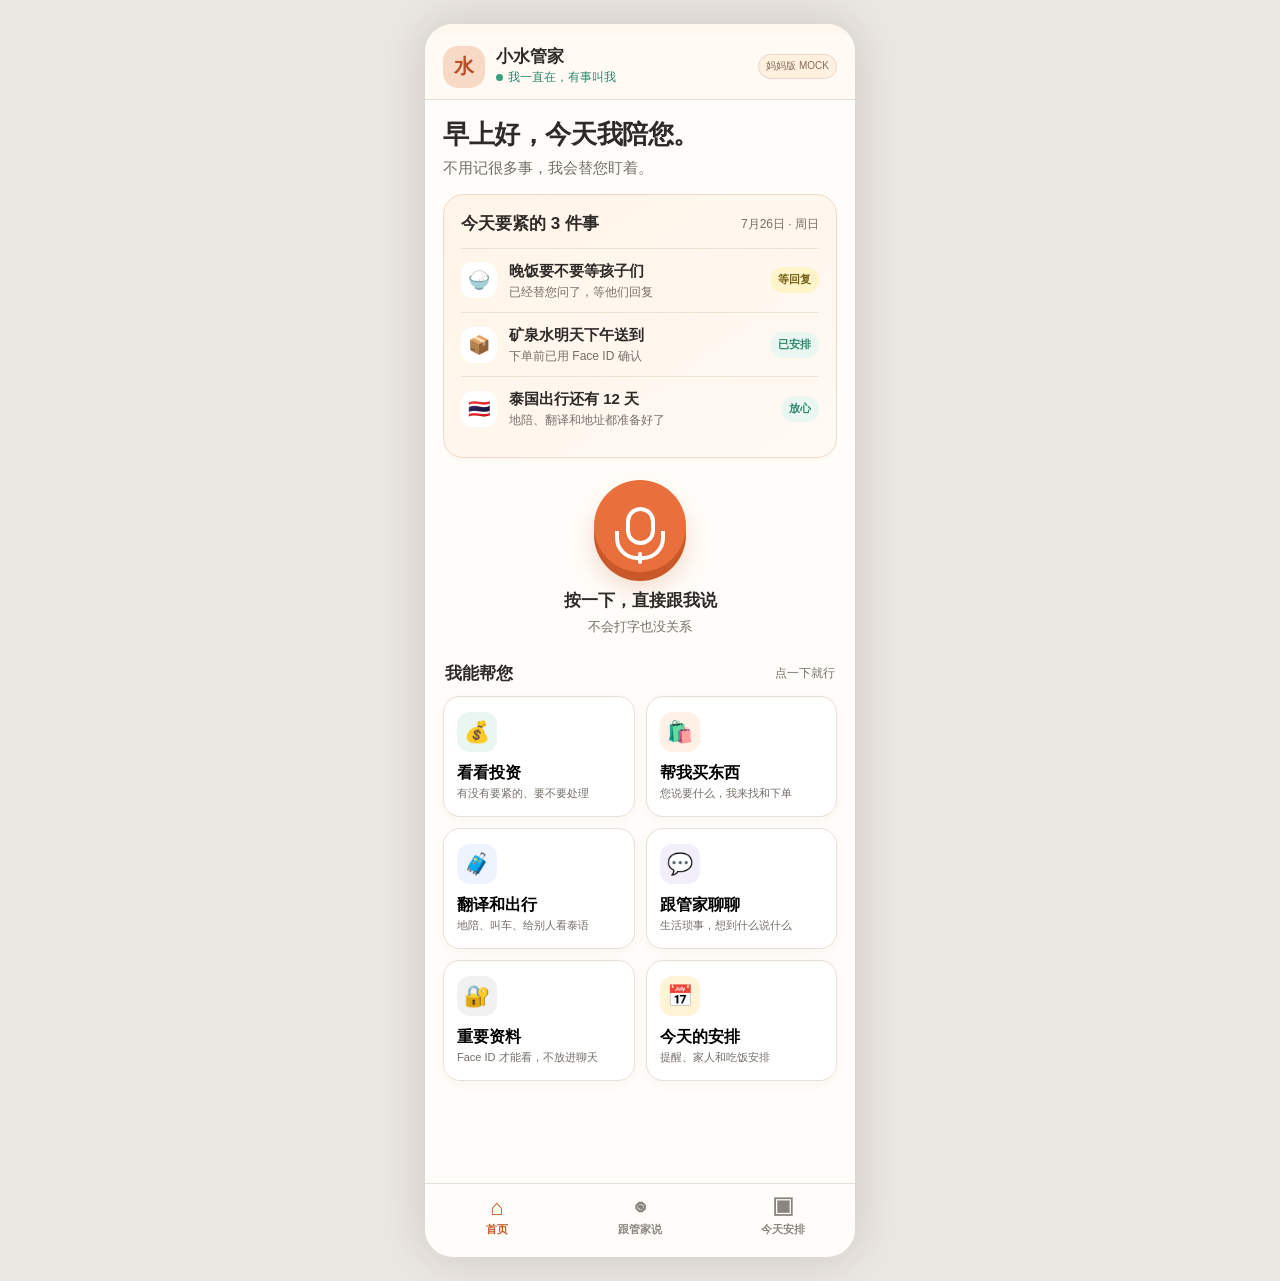
<file: mom.html>
<!DOCTYPE html>
<html lang="zh-CN">
<head>
  <meta charset="UTF-8" />
  <meta name="viewport" content="width=device-width, initial-scale=1, viewport-fit=cover" />
  <meta name="theme-color" content="#fffaf4" />
  <title>小水管家 · 妈妈版 Low-fi Mock</title>
  <style>
    :root {
      --ink:#2d2a27;
      --muted:#746f69;
      --paper:#fffdf9;
      --cream:#fff8ee;
      --line:#e8e0d7;
      --orange:#e9703d;
      --orange-dark:#c95627;
      --orange-soft:#fff0e5;
      --green:#2d876e;
      --green-soft:#eaf6f1;
      --blue:#476eaa;
      --blue-soft:#eef4ff;
      --purple:#765e9c;
      --purple-soft:#f3effa;
      --yellow:#fff4c9;
      --shadow:0 10px 35px rgba(71,56,43,.10);
    }
    *{box-sizing:border-box}
    html,body{margin:0;min-height:100%;background:#ebe7e2;color:var(--ink)}
    body{font-family:-apple-system,BlinkMacSystemFont,"SF Pro Text","PingFang SC","Microsoft YaHei",Arial,sans-serif;-webkit-font-smoothing:antialiased;font-size:17px;line-height:1.45}
    button,input{font:inherit}
    button{cursor:pointer;-webkit-tap-highlight-color:transparent}

    .phone{
      width:100%;max-width:430px;min-height:100vh;margin:0 auto;background:var(--paper);
      position:relative;overflow:hidden;box-shadow:0 0 50px rgba(40,32,25,.16);
      display:flex;flex-direction:column;
    }
    .safe-top{height:max(12px,env(safe-area-inset-top));background:var(--cream)}
    .header{
      height:66px;padding:8px 18px;background:rgba(255,250,244,.96);backdrop-filter:blur(14px);
      display:flex;align-items:center;gap:11px;border-bottom:1px solid var(--line);position:sticky;top:0;z-index:20;
    }
    .butler-face{width:42px;height:42px;border-radius:15px;background:#f8d9c6;color:#b74e24;display:grid;place-items:center;font-weight:900;font-size:20px}
    .header-title{min-width:0;flex:1}
    .header-title b{display:block;font-size:17px;line-height:1.15}
    .header-title span{font-size:12px;color:var(--green);display:flex;align-items:center;gap:5px;margin-top:3px}
    .online-dot{width:7px;height:7px;background:#38a27f;border-radius:50%}
    .demo-tag{font-size:10px;color:#866b5a;background:#fff0df;border:1px solid #ebd6c5;padding:4px 7px;border-radius:999px;white-space:nowrap}

    .content{flex:1;min-height:0;padding-bottom:84px}
    .screen{display:none;animation:fade .18s ease}
    .screen.active{display:block}
    @keyframes fade{from{opacity:.4;transform:translateY(3px)}to{opacity:1;transform:none}}
    .home-pad,.page-pad{padding:18px}

    .hello h1{font-size:26px;line-height:1.25;margin:0 0 6px;letter-spacing:-.4px}
    .hello p{margin:0;color:var(--muted);font-size:15px}
    .today-card{margin-top:16px;background:linear-gradient(145deg,#fff4e8,#fffaf4);border:1px solid #efd8c6;border-radius:20px;padding:17px;box-shadow:0 3px 0 rgba(121,83,53,.02)}
    .today-head{display:flex;align-items:center;justify-content:space-between;margin-bottom:11px}
    .today-head b{font-size:17px}
    .today-head span{font-size:12px;color:var(--muted)}
    .today-item{display:grid;grid-template-columns:38px 1fr auto;gap:10px;align-items:center;padding:11px 0;border-top:1px solid rgba(208,178,153,.34)}
    .today-item:first-of-type{border-top:0}
    .today-icon{width:36px;height:36px;border-radius:12px;background:white;display:grid;place-items:center;font-size:18px}
    .today-copy b{font-size:15px;display:block}
    .today-copy span{font-size:12px;color:var(--muted);display:block;margin-top:2px}
    .mini-status{font-size:11px;font-weight:800;padding:5px 8px;border-radius:999px;background:var(--yellow);color:#765f13;white-space:nowrap}
    .mini-status.green{background:var(--green-soft);color:var(--green)}

    .voice-zone{text-align:center;padding:22px 8px 18px}
    .voice-orb{width:92px;height:92px;border:0;border-radius:50%;background:var(--orange);color:white;margin:auto;display:grid;place-items:center;box-shadow:0 9px 0 #c9582b,0 16px 26px rgba(197,88,43,.22);transition:.12s}
    .voice-orb:active{transform:translateY(5px);box-shadow:0 4px 0 #c9582b,0 10px 20px rgba(197,88,43,.18)}
    .mic{width:29px;height:38px;border:4px solid white;border-radius:17px;position:relative}
    .mic:before{content:"";position:absolute;width:42px;height:25px;border:4px solid white;border-top:0;border-radius:0 0 22px 22px;left:50%;top:20px;transform:translateX(-50%)}
    .mic:after{content:"";position:absolute;width:4px;height:12px;background:white;left:50%;top:41px;transform:translateX(-50%);border-radius:3px}
    .voice-zone b{display:block;margin-top:17px;font-size:17px}
    .voice-zone span{font-size:13px;color:var(--muted)}

    .quick-head{display:flex;justify-content:space-between;align-items:center;margin:5px 2px 10px}
    .quick-head b{font-size:17px}
    .quick-head span{font-size:12px;color:var(--muted)}
    .quick-grid{display:grid;grid-template-columns:1fr 1fr;gap:11px}
    .quick-btn{border:1px solid var(--line);background:white;border-radius:17px;padding:15px 13px;text-align:left;min-height:102px;box-shadow:0 3px 12px rgba(71,56,43,.04);transition:.12s}
    .quick-btn:active{transform:scale(.98);background:#fffaf5}
    .quick-emoji{width:40px;height:40px;border-radius:13px;display:grid;place-items:center;font-size:21px;margin-bottom:9px}
    .quick-btn b{display:block;font-size:16px}
    .quick-btn span{font-size:11px;color:var(--muted);display:block;margin-top:2px;line-height:1.35}
    .money .quick-emoji{background:var(--green-soft)}
    .shop .quick-emoji{background:var(--orange-soft)}
    .travel .quick-emoji{background:var(--blue-soft)}
    .chat .quick-emoji{background:var(--purple-soft)}
    .vault .quick-emoji{background:#f1f1f1}
    .calendar .quick-emoji{background:#fff3d6}

    .bottom-nav{height:74px;padding-bottom:max(7px,env(safe-area-inset-bottom));background:rgba(255,253,249,.97);backdrop-filter:blur(14px);border-top:1px solid var(--line);display:grid;grid-template-columns:repeat(3,1fr);position:sticky;bottom:0;z-index:25}
    .bottom-btn{border:0;background:transparent;color:#8b8580;display:flex;flex-direction:column;align-items:center;justify-content:center;gap:3px;font-size:11px;font-weight:700}
    .bottom-btn i{font-style:normal;font-size:22px;line-height:1}
    .bottom-btn.active{color:var(--orange-dark)}

    .page-head{display:flex;align-items:center;gap:9px;margin-bottom:17px}
    .back{width:38px;height:38px;border-radius:50%;border:1px solid var(--line);background:white;font-size:22px;display:grid;place-items:center;color:var(--ink)}
    .page-title h1{font-size:23px;margin:0;line-height:1.2}
    .page-title p{font-size:12px;color:var(--muted);margin:4px 0 0}
    .hero{border-radius:20px;padding:18px;border:1px solid var(--line);margin-bottom:14px}
    .hero.green{background:var(--green-soft);border-color:#cce7db}
    .hero.orange{background:var(--orange-soft);border-color:#efd3bf}
    .hero.blue{background:var(--blue-soft);border-color:#d4e1f5}
    .hero.purple{background:var(--purple-soft);border-color:#dfd6ec}
    .hero h2{font-size:21px;margin:0 0 5px}
    .hero p{font-size:14px;color:#5f5a55;margin:0}
    .hero .big-ok{font-size:40px;margin-bottom:6px}
    .rule-note{display:flex;gap:9px;align-items:flex-start;background:white;border:1px solid var(--line);border-radius:14px;padding:12px;margin:13px 0}
    .rule-note i{font-style:normal}
    .rule-note b{display:block;font-size:14px}
    .rule-note span{display:block;color:var(--muted);font-size:12px;margin-top:2px}
    .large-btn{width:100%;border:0;border-radius:15px;padding:15px 16px;background:var(--orange);color:white;font-weight:800;font-size:17px;margin-top:10px;box-shadow:0 5px 0 #c9582b}
    .large-btn:active{transform:translateY(3px);box-shadow:0 2px 0 #c9582b}
    .large-btn.secondary{background:white;color:var(--ink);border:1px solid var(--line);box-shadow:none}
    .large-btn.green{background:var(--green);box-shadow:0 5px 0 #226a56}
    .list-card{background:white;border:1px solid var(--line);border-radius:17px;overflow:hidden;margin-bottom:13px}
    .list-title{padding:13px 15px;border-bottom:1px solid var(--line);font-size:14px;font-weight:800;background:#fffcf8}
    .list-row{display:grid;grid-template-columns:44px 1fr auto;gap:10px;align-items:center;padding:13px 14px;border-bottom:1px solid #f0ebe5}
    .list-row:last-child{border-bottom:0}
    .list-icon{width:42px;height:42px;border-radius:13px;background:var(--cream);display:grid;place-items:center;font-size:21px}
    .list-copy b{display:block;font-size:15px}
    .list-copy span{display:block;color:var(--muted);font-size:12px;margin-top:2px}
    .row-action{border:1px solid var(--line);background:white;border-radius:11px;padding:8px 10px;font-size:13px;font-weight:750;color:var(--orange-dark)}

    .shop-search{background:white;border:2px solid #efc3a9;border-radius:17px;padding:13px 14px;display:flex;align-items:center;gap:9px;margin-bottom:14px}
    .shop-search input{border:0;outline:0;min-width:0;flex:1;font-size:16px;background:transparent}
    .shop-search button{border:0;background:var(--orange-soft);color:var(--orange-dark);width:38px;height:38px;border-radius:12px;font-size:18px}
    .cart-bar{position:sticky;bottom:77px;background:#2e2a27;color:white;border-radius:17px;margin:15px 0 3px;padding:13px 15px;display:flex;align-items:center;gap:10px;box-shadow:var(--shadow)}
    .cart-bar div{flex:1}
    .cart-bar b{display:block}
    .cart-bar span{font-size:12px;color:#d9d3cf}
    .cart-bar button{border:0;background:#ffd0b8;color:#7d3215;border-radius:12px;padding:10px 13px;font-weight:850}

    .phrase-card{background:white;border:1px solid var(--line);border-radius:17px;padding:15px;margin-bottom:12px}
    .phrase-label{font-size:12px;color:var(--muted);margin-bottom:7px}
    .thai{font-size:22px;font-weight:850;color:var(--blue);line-height:1.35}
    .pronounce{font-size:13px;color:var(--muted);margin-top:5px}
    .phrase-actions{display:flex;gap:8px;margin-top:12px}
    .small-btn{border:1px solid var(--line);background:white;border-radius:11px;padding:9px 11px;font-size:13px;font-weight:750}
    .small-btn.blue{background:var(--blue);color:white;border-color:var(--blue)}

    .chat-wrap{padding:12px 15px 130px}
    .message{display:flex;gap:9px;margin:13px 0;align-items:flex-end}
    .message.me{justify-content:flex-end}
    .chat-face{width:32px;height:32px;border-radius:11px;background:#f8d9c6;display:grid;place-items:center;font-size:14px;font-weight:900;flex:none}
    .bubble{max-width:79%;padding:11px 13px;border-radius:17px 17px 17px 5px;background:#f1ede8;font-size:15px}
    .message.me .bubble{background:var(--orange);color:white;border-radius:17px 17px 5px 17px}
    .bubble small{display:block;margin-top:5px;opacity:.7;font-size:10px}
    .chat-compose{position:absolute;left:0;right:0;bottom:74px;background:rgba(255,253,249,.97);border-top:1px solid var(--line);padding:10px 12px;display:flex;gap:8px;z-index:10}
    .chat-compose input{min-width:0;flex:1;border:1px solid var(--line);border-radius:15px;padding:12px 13px;background:white;outline:0}
    .voice-small{width:48px;border:0;border-radius:15px;background:var(--orange);color:white;font-size:22px}

    .vault-warning{background:#fff8dc;border:1px solid #ecd782;border-radius:15px;padding:12px 13px;margin-bottom:14px;font-size:13px;color:#66561e}
    .vault-row{display:grid;grid-template-columns:45px 1fr auto;gap:10px;align-items:center;padding:14px;border-bottom:1px solid #f0ebe5}
    .vault-row:last-child{border-bottom:0}
    .vault-value{font-family:ui-monospace,SFMono-Regular,Menlo,monospace;letter-spacing:1px;color:var(--muted);font-size:13px;margin-top:3px}
    .face-btn{border:0;background:#2f2f30;color:white;border-radius:12px;padding:9px 10px;font-size:12px;font-weight:750}

    .timeline{position:relative;padding-left:26px}
    .timeline:before{content:"";position:absolute;left:9px;top:8px;bottom:8px;width:2px;background:#eadfd5}
    .event{position:relative;background:white;border:1px solid var(--line);border-radius:16px;padding:14px;margin-bottom:13px}
    .event:before{content:"";position:absolute;left:-23px;top:20px;width:11px;height:11px;border-radius:50%;background:var(--orange);border:3px solid var(--paper)}
    .event-time{font-size:12px;color:var(--orange-dark);font-weight:850}
    .event h3{font-size:16px;margin:3px 0}
    .event p{font-size:12px;color:var(--muted);margin:0}
    .family-card{background:var(--purple-soft);border:1px solid #ddd2ec;border-radius:18px;padding:15px;margin-bottom:15px}
    .family-card h2{font-size:18px;margin:0 0 5px}
    .family-card p{font-size:13px;color:var(--muted);margin:0 0 12px}
    .family-status{background:white;border-radius:13px;padding:11px;display:flex;align-items:center;gap:9px}
    .family-status b{font-size:14px;display:block}
    .family-status span{font-size:11px;color:var(--muted);display:block}

    .sheet-bg{position:fixed;inset:0;background:rgba(28,22,18,.45);display:none;align-items:flex-end;justify-content:center;z-index:60;padding:0}
    .sheet-bg.open{display:flex}
    .sheet{width:100%;max-width:430px;background:var(--paper);border-radius:24px 24px 0 0;padding:12px 18px calc(18px + env(safe-area-inset-bottom));box-shadow:0 -18px 45px rgba(52,42,34,.18);animation:up .2s ease}
    @keyframes up{from{transform:translateY(30px);opacity:.4}to{transform:none;opacity:1}}
    .handle{width:44px;height:5px;background:#d8d1cb;border-radius:5px;margin:0 auto 15px}
    .sheet h2{font-size:21px;margin:0 0 6px}
    .sheet p{font-size:14px;color:var(--muted);margin:0 0 14px}
    .order-summary{border:1px solid var(--line);border-radius:15px;padding:13px;margin-bottom:12px}
    .summary-row{display:flex;justify-content:space-between;margin:7px 0;font-size:14px}
    .summary-row.total{border-top:1px solid var(--line);padding-top:9px;font-weight:850;font-size:16px}
    .face-id{width:72px;height:72px;margin:10px auto 13px;border:4px dashed #1d1d1f;border-radius:19px;display:grid;place-items:center;font-size:30px}
    .sensitive-demo{background:#f4f4f4;border-radius:14px;padding:13px;text-align:center;font-family:ui-monospace,SFMono-Regular,monospace;letter-spacing:2px;margin:11px 0;font-size:17px}
    .toast{position:fixed;left:50%;bottom:95px;z-index:90;transform:translate(-50%,15px);width:max-content;max-width:calc(100% - 36px);background:#2e2a27;color:white;border-radius:13px;padding:11px 14px;font-size:13px;opacity:0;pointer-events:none;transition:.2s;text-align:center}
    .toast.show{opacity:1;transform:translate(-50%,0)}

    @media(min-width:431px){.phone{min-height:880px;margin:24px auto;border-radius:28px}.safe-top{height:10px}.bottom-nav{border-radius:0 0 28px 28px}.sheet-bg{align-items:center}.sheet{border-radius:24px;max-height:85vh}}
  </style>
</head>
<body>
  <div class="phone">
    <div class="safe-top"></div>
    <header class="header">
      <div class="butler-face">水</div>
      <div class="header-title"><b>小水管家</b><span><i class="online-dot"></i> 我一直在，有事叫我</span></div>
      <div class="demo-tag">妈妈版 MOCK</div>
    </header>

    <main class="content">
      <section class="screen active" id="screen-home">
        <div class="home-pad">
          <div class="hello"><h1>早上好，今天我陪您。</h1><p>不用记很多事，我会替您盯着。</p></div>

          <div class="today-card">
            <div class="today-head"><b>今天要紧的 3 件事</b><span>7月26日 · 周日</span></div>
            <div class="today-item" onclick="showScreen('calendar')"><div class="today-icon">🍚</div><div class="today-copy"><b>晚饭要不要等孩子们</b><span>已经替您问了，等他们回复</span></div><div class="mini-status">等回复</div></div>
            <div class="today-item" onclick="showScreen('shop')"><div class="today-icon">📦</div><div class="today-copy"><b>矿泉水明天下午送到</b><span>下单前已用 Face ID 确认</span></div><div class="mini-status green">已安排</div></div>
            <div class="today-item" onclick="showScreen('travel')"><div class="today-icon">🇹🇭</div><div class="today-copy"><b>泰国出行还有 12 天</b><span>地陪、翻译和地址都准备好了</span></div><div class="mini-status green">放心</div></div>
          </div>

          <div class="voice-zone"><button class="voice-orb" onclick="showScreen('chat')" aria-label="按住说话"><span class="mic"></span></button><b>按一下，直接跟我说</b><span>不会打字也没关系</span></div>

          <div class="quick-head"><b>我能帮您</b><span>点一下就行</span></div>
          <div class="quick-grid">
            <button class="quick-btn money" onclick="showScreen('money')"><div class="quick-emoji">💰</div><b>看看投资</b><span>有没有要紧的、要不要处理</span></button>
            <button class="quick-btn shop" onclick="showScreen('shop')"><div class="quick-emoji">🛍️</div><b>帮我买东西</b><span>您说要什么，我来找和下单</span></button>
            <button class="quick-btn travel" onclick="showScreen('travel')"><div class="quick-emoji">🧳</div><b>翻译和出行</b><span>地陪、叫车、给别人看泰语</span></button>
            <button class="quick-btn chat" onclick="showScreen('chat')"><div class="quick-emoji">💬</div><b>跟管家聊聊</b><span>生活琐事，想到什么说什么</span></button>
            <button class="quick-btn vault" onclick="showScreen('vault')"><div class="quick-emoji">🔐</div><b>重要资料</b><span>Face ID 才能看，不放进聊天</span></button>
            <button class="quick-btn calendar" onclick="showScreen('calendar')"><div class="quick-emoji">📅</div><b>今天的安排</b><span>提醒、家人和吃饭安排</span></button>
          </div>
        </div>
      </section>

      <section class="screen" id="screen-money">
        <div class="page-pad">
          <div class="page-head"><button class="back" onclick="showScreen('home')">‹</button><div class="page-title"><h1>投资小助手</h1><p>只说重要的，不用看复杂数字</p></div></div>
          <div class="hero green"><div class="big-ok">✓</div><h2>今天不用您操作</h2><p>账户没有触发家人帮您设定的风险提醒。市场有波动，但目前不需要买卖。</p></div>
          <div class="rule-note"><i>🛡️</i><div><b>不会偷偷替您买卖</b><span>任何交易都会先告诉您，并请您用 Face ID 确认。</span></div></div>
          <div class="list-card"><div class="list-title">今天最值得知道的</div><div class="list-row"><div class="list-icon">📉</div><div class="list-copy"><b>市场今天有些下跌</b><span>您的长期计划没有改变，不用慌</span></div><button class="row-action" onclick="speakMock('市场今天有一些波动，但没有触发您的风险规则。')">听解释</button></div><div class="list-row"><div class="list-icon">💵</div><div class="list-copy"><b>本月花费在预算内</b><span>离家人设定的提醒线还有距离</span></div><button class="row-action" onclick="showToast('已为您打开简单说明（mock）')">看一眼</button></div></div>
          <button class="large-btn green" onclick="askButler('我想问问今天的投资情况')">我还有问题，问管家</button>
          <button class="large-btn secondary" onclick="showToast('已准备给儿子的消息，发送前会让您确认')">这件事问问儿子</button>
        </div>
      </section>

      <section class="screen" id="screen-shop">
        <div class="page-pad">
          <div class="page-head"><button class="back" onclick="showScreen('home')">‹</button><div class="page-title"><h1>帮我买东西</h1><p>您说要什么，下单前一定让您确认</p></div></div>
          <div class="shop-search"><input id="shopInput" placeholder="比如：矿泉水、纸巾、拖鞋"/><button onclick="voiceShop()">🎙</button></div>
          <div class="hero orange"><h2>常买的东西</h2><p>我会优先找您买过、评价好、送货快的，不让广告排在前面。</p></div>
          <div class="list-card"><div class="list-row"><div class="list-icon">💧</div><div class="list-copy"><b>常买的矿泉水 · 2箱</b><span>明天下午送到 · ¥57.80</span></div><button class="row-action" onclick="addCart('矿泉水 2箱','57.80')">加入</button></div><div class="list-row"><div class="list-icon">🧻</div><div class="list-copy"><b>抽纸 · 24包</b><span>后天送到 · ¥49.90</span></div><button class="row-action" onclick="addCart('抽纸 24包','49.90')">加入</button></div><div class="list-row"><div class="list-icon">🥿</div><div class="list-copy"><b>防滑拖鞋</b><span>我先问您尺码和颜色</span></div><button class="row-action" onclick="askButler('帮我买一双防滑拖鞋')">帮我选</button></div></div>
          <div class="rule-note"><i>✅</i><div><b>不会自己付款</b><span>商品、地址、到货时间和总价都确认后，才会请您用 Face ID 付款。</span></div></div>
          <div class="cart-bar" id="cartBar" style="display:none"><div><b id="cartName">购物车</b><span id="cartPrice">等待选择</span></div><button onclick="openOrderSheet()">确认下单</button></div>
        </div>
      </section>

      <section class="screen" id="screen-travel">
        <div class="page-pad">
          <div class="page-head"><button class="back" onclick="showScreen('home')">‹</button><div class="page-title"><h1>泰国地陪</h1><p>翻译、路线、叫车和求助都在这里</p></div></div>
          <div class="hero blue"><h2>不用记泰语，给对方看就行</h2><p>遇到问题先按下面的大按钮。需要真人时，我会帮您联系地陪或家人。</p></div>
          <div class="list-card"><div class="list-title">现在最常用</div><div class="list-row"><div class="list-icon">🚕</div><div class="list-copy"><b>给司机看酒店地址</b><span>泰文地址 + 地图，一键放大</span></div><button class="row-action" onclick="showPhrase('请带我去这个酒店','กรุณาพาฉันไปที่โรงแรมนี้','卡鲁纳 帕 灿 拜 提 荣蓝 尼')">打开</button></div><div class="list-row"><div class="list-icon">💊</div><div class="list-copy"><b>我要去药店</b><span>告诉对方您哪里不舒服</span></div><button class="row-action" onclick="showPhrase('请问最近的药店在哪里？','ร้านขายยาที่ใกล้ที่สุดอยู่ที่ไหน','然 卡呀 提 盖 提素 有 提奈')">打开</button></div><div class="list-row"><div class="list-icon">🆘</div><div class="list-copy"><b>我需要帮助</b><span>联系地陪、家人或紧急服务</span></div><button class="row-action" onclick="openHelpSheet()">求助</button></div></div>
          <div class="phrase-card"><div class="phrase-label">今天可以先学一句</div><div class="thai">ขอบคุณค่ะ</div><div class="pronounce">谢谢 · “扩坤 卡”</div><div class="phrase-actions"><button class="small-btn blue" onclick="speakMock('扩坤卡')">🔊 放给对方听</button><button class="small-btn" onclick="showToast('已把泰语放大显示')">放大给人看</button></div></div>
          <button class="large-btn" onclick="askButler('我现在在泰国，需要你陪我出门')">打开实时地陪模式</button>
        </div>
      </section>

      <section class="screen" id="screen-chat">
        <div class="chat-wrap" id="chatWrap">
          <div class="message"><div class="chat-face">水</div><div class="bubble">早上好。今天晚饭的事我已经替您问孩子们了，有回复我马上告诉您。<small>小水管家 · 8:20</small></div></div>
          <div class="message me"><div class="bubble">帮我看看泰国要带什么。<small>您 · 8:22</small></div></div>
          <div class="message"><div class="chat-face">水</div><div class="bubble">好。护照、常用药和充电器我都放进清单了。护照信息在加密资料柜里，不会发到聊天中。<small>小水管家 · 8:22</small></div></div>
          <div class="message"><div class="chat-face">水</div><div class="bubble">您也可以直接说：“帮我买东西”“今天有什么安排”或者“我想聊聊天”。<small>小水管家 · 现在</small></div></div>
        </div>
        <div class="chat-compose"><input id="chatInput" placeholder="打字，或者按右边说话"/><button class="voice-small" onclick="mockVoice()">🎙</button></div>
      </section>

      <section class="screen" id="screen-vault">
        <div class="page-pad">
          <div class="page-head"><button class="back" onclick="showScreen('home')">‹</button><div class="page-title"><h1>重要资料</h1><p>只有您的 Face ID 能打开</p></div></div>
          <div class="vault-warning">演示页面没有保存任何真实号码或密码。正式产品也不会把这些内容放进聊天记录。</div>
          <div class="list-card"><div class="vault-row"><div class="list-icon">🛂</div><div class="list-copy"><b>护照信息</b><div class="vault-value">E••••••• · 尾号 4821</div></div><button class="face-btn" onclick="openVault('护照信息','E••••••• · 尾号 4821')">Face ID 查看</button></div><div class="vault-row"><div class="list-icon">🔑</div><div class="list-copy"><b>常用密码提示</b><div class="vault-value">••••••••</div></div><button class="face-btn" onclick="openVault('密码提示','只展示安全提示，不保存手机解锁密码')">Face ID 查看</button></div><div class="vault-row"><div class="list-icon">🏠</div><div class="list-copy"><b>家庭地址与联系人</b><div class="vault-value">已保存 3 项</div></div><button class="face-btn" onclick="openVault('家庭资料','地址和联系人仍保持遮罩')">Face ID 查看</button></div></div>
          <div class="rule-note"><i>🔒</i><div><b>管家只知道“去哪里找”</b><span>真正的号码放在加密资料柜中。需要时由您用 Face ID 打开，不进入 Agent 记忆。</span></div></div>
          <button class="large-btn secondary" onclick="showToast('将由家人协助添加，保存前需要双方确认')">请家人帮我添加资料</button>
        </div>
      </section>

      <section class="screen" id="screen-calendar">
        <div class="page-pad">
          <div class="page-head"><button class="back" onclick="showScreen('home')">‹</button><div class="page-title"><h1>今天的安排</h1><p>家人、提醒和行程都替您放在一起</p></div></div>
          <div class="family-card"><h2>今晚要不要等孩子们吃饭？</h2><p>我已经替您问了儿子和儿媳，不需要您再发一次。</p><div class="family-status" id="familyStatus"><div class="list-icon">💬</div><div style="flex:1"><b>等待回复</b><span>消息已送达 · 18分钟前</span></div><div class="mini-status">等一下</div></div><button class="large-btn secondary" onclick="simulateFamilyReply()">演示：收到家人回复</button></div>
          <div class="timeline"><div class="event"><div class="event-time">上午 10:30</div><h3>取快递</h3><p>快递柜取件码已放进提醒，打开时用 Face ID 看。</p></div><div class="event"><div class="event-time">下午 3:00</div><h3>和朋友喝茶</h3><p>出发前 30 分钟提醒您，并帮您叫车。</p></div><div class="event"><div class="event-time">晚上 6:30</div><h3>晚饭</h3><p>等孩子们回复后，我会自动更新人数和时间。</p></div></div>
          <button class="large-btn" onclick="askButler('帮我安排一件新事情')">帮我安排新事情</button>
        </div>
      </section>
    </main>

    <nav class="bottom-nav"><button class="bottom-btn active" data-bottom="home" onclick="showScreen('home')"><i>⌂</i>首页</button><button class="bottom-btn" data-bottom="chat" onclick="showScreen('chat')"><i>◉</i>跟管家说</button><button class="bottom-btn" data-bottom="calendar" onclick="showScreen('calendar')"><i>▣</i>今天安排</button></nav>
  </div>

  <div class="sheet-bg" id="sheetBg" onclick="backdropClose(event)"><div class="sheet" id="sheet"><div class="handle"></div><div id="sheetBody"></div></div></div>
  <div class="toast" id="toast"></div>

  <script>
    const screenTitles={home:'小水管家',money:'投资小助手',shop:'帮我买东西',travel:'泰国地陪',chat:'跟管家聊聊',vault:'重要资料',calendar:'今天的安排'};
    let cart={name:'',price:''};

    function showScreen(name){
      document.querySelectorAll('.screen').forEach(x=>x.classList.remove('active'));
      const target=document.getElementById('screen-'+name); if(target) target.classList.add('active');
      document.querySelectorAll('.bottom-btn').forEach(x=>x.classList.toggle('active',x.dataset.bottom===name || (name==='money'||name==='shop'||name==='travel'||name==='vault')&&x.dataset.bottom==='home'));
      window.scrollTo({top:0,behavior:'smooth'});
      if(name==='chat') setTimeout(()=>{const c=document.getElementById('chatWrap');c.scrollTop=c.scrollHeight},100);
    }
    function showToast(text){const t=document.getElementById('toast');t.textContent=text;t.classList.add('show');clearTimeout(window.tt);window.tt=setTimeout(()=>t.classList.remove('show'),2600)}
    function openSheet(html){document.getElementById('sheetBody').innerHTML=html;document.getElementById('sheetBg').classList.add('open')}
    function closeSheet(){document.getElementById('sheetBg').classList.remove('open')}
    function backdropClose(e){if(e.target.id==='sheetBg')closeSheet()}

    function askButler(text){showScreen('chat');setTimeout(()=>addChat(text,true),120);setTimeout(()=>addChat('好，我来帮您。正式产品里我会继续追问最少的必要信息，然后再行动。',false),550)}
    function addChat(text,mine){const wrap=document.getElementById('chatWrap');const div=document.createElement('div');div.className='message'+(mine?' me':'');div.innerHTML=mine?'<div class="bubble"></div>':'<div class="chat-face">水</div><div class="bubble"></div>';div.querySelector('.bubble').textContent=text;wrap.appendChild(div);window.scrollTo({top:document.body.scrollHeight,behavior:'smooth'})}
    document.getElementById('chatInput').addEventListener('keydown',e=>{if(e.key==='Enter'){const v=e.target.value.trim();if(!v)return;addChat(v,true);e.target.value='';setTimeout(()=>addChat('我听见了。我会先确认清楚，再帮您办理。',false),500)}})
    function mockVoice(){showToast('正在听您说话……（演示）');setTimeout(()=>{addChat('帮我问问他们晚上回不回来吃饭。',true);setTimeout(()=>addChat('已经问过了，正在等回复。我不会重复打扰他们。',false),450)},800)}
    function speakMock(text){showToast('🔊 '+text)}

    function addCart(name,price){cart={name,price};document.getElementById('cartName').textContent=name;document.getElementById('cartPrice').textContent='合计 ¥'+price+' · 下单前还要确认';document.getElementById('cartBar').style.display='flex';showToast('已加入，尚未付款')}
    function voiceShop(){showToast('请直接说您想买什么……（演示）');document.getElementById('shopInput').value='帮我买两箱常喝的矿泉水'}
    function openOrderSheet(){if(!cart.name)return;openSheet('<h2>请您最后确认</h2><p>我不会在您确认前付款。</p><div class="order-summary"><div class="summary-row"><span>商品</span><b>'+cart.name+'</b></div><div class="summary-row"><span>送到</span><b>家里 · 明天下午</b></div><div class="summary-row"><span>付款方式</span><b>家庭日常卡 · 尾号 3028</b></div><div class="summary-row total"><span>合计</span><b>¥'+cart.price+'</b></div></div><button class="large-btn" onclick="confirmOrder()">用 Face ID 确认付款</button><button class="large-btn secondary" onclick="closeSheet()">先不买</button>')}
    function confirmOrder(){document.getElementById('sheetBody').innerHTML='<div class="face-id">⌁</div><h2 style="text-align:center">正在确认是您本人</h2><p style="text-align:center">正式产品会调用 iPhone 的 Face ID，不会知道您的解锁密码。</p>';setTimeout(()=>{closeSheet();showToast('✓ 演示完成：订单已确认')},1500)}

    function showPhrase(chinese,thai,pronounce){openSheet('<h2>'+chinese+'</h2><p>把下面这句话给对方看，或者点播放。</p><div class="sensitive-demo" style="font-family:inherit;letter-spacing:0;font-size:24px;color:var(--blue)">'+thai+'</div><p style="text-align:center">读音：'+pronounce+'</p><button class="large-btn" onclick="speakMock(\''+chinese+'\');closeSheet()">🔊 放给对方听</button><button class="large-btn secondary" onclick="closeSheet()">关掉</button>')}
    function openHelpSheet(){openSheet('<h2>您想联系谁？</h2><p>紧急情况请直接联系当地紧急服务。普通事情可以先找地陪或家人。</p><button class="large-btn" onclick="showToast(\'正在呼叫泰国地陪（演示）\');closeSheet()">联系泰国地陪</button><button class="large-btn secondary" onclick="showToast(\'正在联系家人（演示）\');closeSheet()">联系家人</button><button class="large-btn secondary" onclick="closeSheet()">我没事，返回</button>')}

    function openVault(title,value){openSheet('<div class="face-id">⌁</div><h2 style="text-align:center">用 Face ID 查看</h2><p style="text-align:center">验证后只在您眼前短暂显示，不写进聊天或 Agent 记忆。</p><button class="large-btn" onclick="revealVault(\''+title+'\',\''+value+'\')">模拟 Face ID 成功</button><button class="large-btn secondary" onclick="closeSheet()">取消</button>')}
    function revealVault(title,value){document.getElementById('sheetBody').innerHTML='<h2>'+title+'</h2><p>这是安全演示，仍然只显示遮罩内容。</p><div class="sensitive-demo">'+value+'</div><button class="large-btn" onclick="closeSheet()">看完了，关掉</button>'}

    function simulateFamilyReply(){const s=document.getElementById('familyStatus');s.innerHTML='<div class="list-icon">✅</div><div style="flex:1"><b>他们今晚回来吃饭</b><span>儿媳回复：大约 6 点半到</span></div><div class="mini-status green">已确认</div>';showToast('已更新晚饭人数，并安排 6 点开始准备')}
  </script>
</body>
</html>
</file>
<file: mom-app/styles.css>
:root{--ink:#2d2a27;--muted:#746f69;--paper:#fffdf9;--cream:#fff8ee;--line:#e8e0d7;--orange:#e9703d;--purple:#765e9c;--purple-soft:#f3effa}*{box-sizing:border-box}html,body{margin:0;min-height:100%;background:#ebe7e2;color:var(--ink);font:17px/1.45 -apple-system,BlinkMacSystemFont,"PingFang SC",sans-serif}button,input,textarea,select{font:inherit}button{min-height:44px}.phone{width:100%;max-width:430px;min-height:100vh;margin:auto;background:var(--paper);overflow-x:hidden}.header{height:66px;padding:8px 18px;background:var(--cream);display:flex;align-items:center;gap:11px;border-bottom:1px solid var(--line);position:sticky;top:0;z-index:5}.face{width:42px;height:42px;border-radius:15px;background:#f8d9c6;color:#b74e24;display:grid;place-items:center;font-weight:900}.title{flex:1}.title b{display:block}.title span,.muted{font-size:12px;color:var(--muted)}.tag{font-size:11px;background:#fff0df;padding:4px 7px;border-radius:20px}.screen{display:none;padding:18px 18px 95px}.screen.active{display:block}.hello h1{font-size:26px;margin:0}.hello p{color:var(--muted);margin-top:4px}.assistant{border:1px solid #efd8c6;background:#fff4e8;border-radius:20px;padding:16px;margin:16px 0}.assistant strong{display:block}.assistant button,.primary{width:100%;border:0;border-radius:15px;padding:13px;background:var(--orange);color:white;font-weight:800;margin-top:10px}.grid,.cats{display:grid;grid-template-columns:1fr 1fr;gap:11px}.card{border:1px solid var(--line);background:white;border-radius:17px;padding:14px;text-align:left;min-height:116px}.card .emoji{font-size:24px}.card b,.card span{display:block}.card span{font-size:12px;color:var(--muted);margin-top:3px}.preview{opacity:.82}.status{display:inline-block;font-size:11px;color:#855b13;background:#fff4c9;border-radius:20px;padding:3px 7px;margin-top:7px}.pagehead{display:flex;gap:9px;align-items:center;margin-bottom:16px}.back{border:1px solid var(--line);background:white;border-radius:50%;width:44px;font-size:24px}.scope{border:1px solid var(--line);border-radius:16px;padding:13px;margin-bottom:14px}.search{display:flex;gap:8px}.search input,input,textarea,select{width:100%;border:1px solid #d9cbea;border-radius:13px;padding:12px;background:white}.search button{width:52px;border:0;border-radius:13px;background:var(--purple-soft)}.cats{margin:14px 0}.cat{min-height:145px}.count{color:var(--purple)!important;font-weight:bold}.note{border:1px solid var(--line);background:white;border-radius:15px;padding:13px;margin:10px 0;text-align:left;width:100%}.note b,.note span{display:block}.note span{color:var(--muted);font-size:13px}.empty{text-align:center;color:var(--muted);padding:24px}.form label{display:block;font-weight:700;margin:12px 0 5px}.form textarea{min-height:110px}.filemeta{font-size:13px;color:var(--muted)}.actions{display:flex;gap:8px}.actions button{flex:1}.secondary{border:1px solid var(--line);background:white;border-radius:13px}.danger{border:1px solid #d66;background:#fff;color:#a22;border-radius:13px}.bottom{position:fixed;bottom:0;left:50%;transform:translateX(-50%);width:100%;max-width:430px;height:74px;background:#fffdf9ee;border-top:1px solid var(--line);display:grid;grid-template-columns:1fr 1fr}.bottom button{border:0;background:transparent}.toast{position:fixed;bottom:84px;left:50%;transform:translateX(-50%);background:#2d2a27;color:white;padding:11px 14px;border-radius:13px;max-width:90%;z-index:9}.hidden{display:none!important}:focus-visible{outline:3px solid #2166c2;outline-offset:2px}@media(max-width:340px){.grid,.cats{grid-template-columns:1fr}}
</file>
